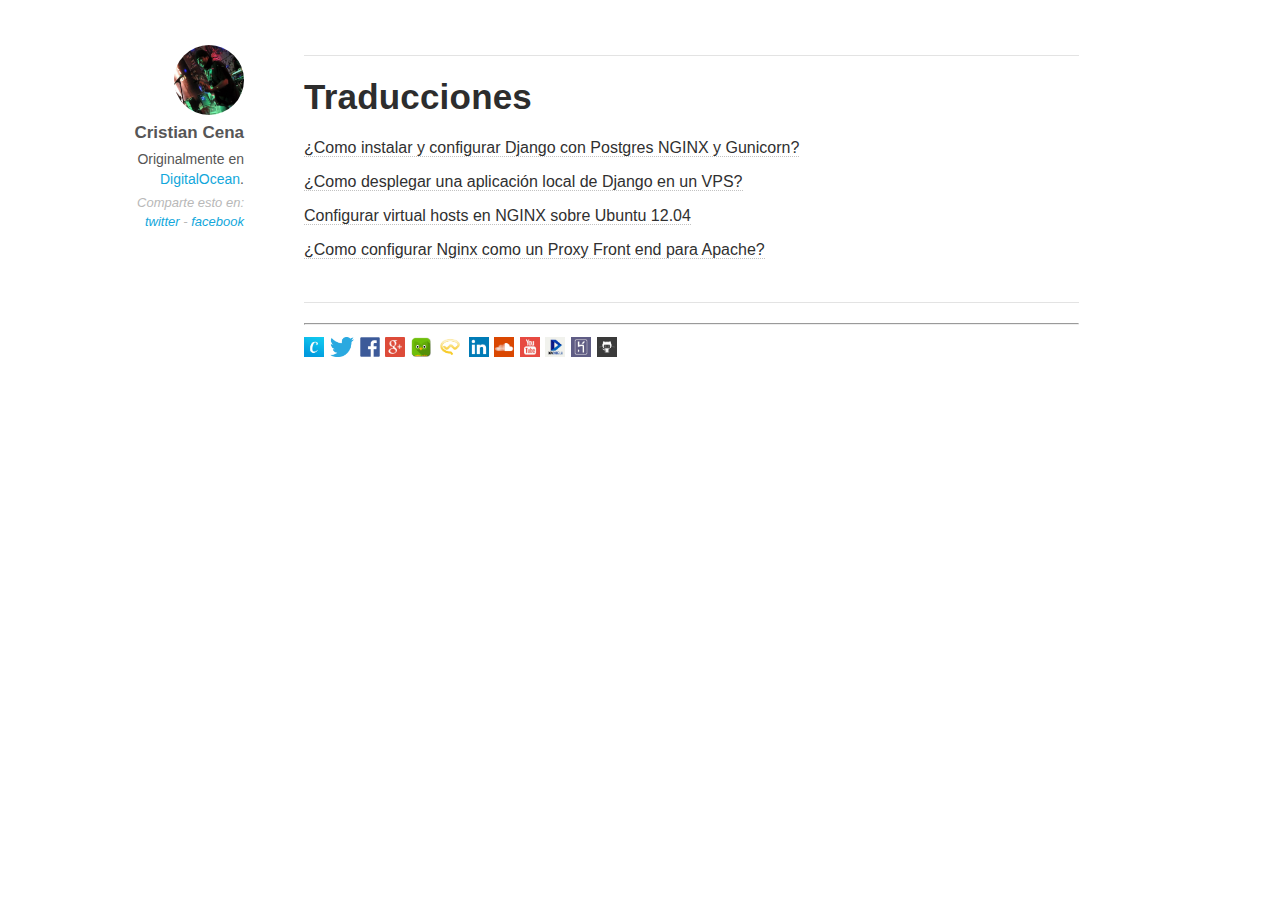
<file: index.html>
<!DOCTYPE html>
<html lang="en">
<head>
	<meta charset="UTF-8">
	<title>yeah baby</title>
	<style>
		a > img {
			height:20px;
		}
	</style>
    <link href="digitalocean.css" media="all" rel="stylesheet">
</head>
<body>
<div class="m-pikabu-viewport" style="width: auto;">
	<div class="m-pikabu-container">
	    <div class="wrapper tutorial-single">
		    <div class="section section-primary">
		    	<div class="sidebar main-sidebar" data-sticky-sidebar="" data-sticky-content=".section-content">
					<p class="sidebar-avatar">
						<a href="https://twitter.com/cristian_cena" target="_blank">
							<img src="img/avatar.jpeg" alt="" class="avatar avatar-large">
						</a>
					</p>
					<p class="sidebar-author">Cristian Cena</p>
					<p class="sidebar-date">
						Originalmente <!-- by <i>Etel Sverdlov</i> --> en <a href="https://www.digitalocean.com/?refcode=f46feae2da81" target="_blank">DigitalOcean</a>.
					</p>
					<p class="sidebar-date updated-at">Comparte esto en: <br>
						<a href="http://twitter.com/share?text=Lee los artículos de digitalOcean en español en &amp;url=http://chichango.com" target="_blank" title="Compartir en Twitter">
							twitter
						</a>
						<span> - </span>
						<a href="https://www.facebook.com/sharer/sharer.php?u=http://chichango.com" target="_blank" title="Compartir en Facebook">
							facebook
						</a>
					</p>
					
				
				</div>
				<div class="section-content content"> 
					<div class="related">
				   	 	<h1 class="content-title">Traducciones</h1>
					    <ul>
					        <li><a class="related-link" target="_blank" href="Como-instalar-y-configurar-Django-con-Postgres-NGINX-y-Gunicorn.html">¿Como instalar y configurar Django con Postgres NGINX y Gunicorn?</a></li>
					        <li><a class="related-link" target="_blank" href="como-desplegar-una-aplicacion-django-en-un-vps.html">¿Como desplegar una aplicación local de Django en un VPS?</a></li>
					        <li><a class="related-link" target="_blank" href="configurar-virtual-hosts-en-NGINX-sobre-Ubuntu-12.04.html">Configurar virtual hosts en NGINX sobre Ubuntu 12.04</a></li>
					        <li><a class="related-link" target="_blank" href="como-configurar-nginx-como-proxy-http-para-apache.html">¿Como configurar Nginx como un Proxy Front end para Apache?</a></li>
							<!--
					        <li><a class="related-link" target="_blank" href=""></a></li>
					        <li><a class="related-link" target="_blank" href=""></a></li>
					        -->
					    </ul>
				  	</div>
				  	<hr>
					<div id="places">
						<a class="" target="_blank" href="http://www.codecademy.com/cristian_cena"><img src="img/logo_sites/codecademy.jpg" title="codeacademy"></a>
						<a class="" target="_blank" href="https://twitter.com/cristian_cena"><img src="img/logo_sites/twitter.png" title="twitter"></a>
						<a class="" target="_blank" href="https://www.facebook.com/clcena"><img src="img/logo_sites/facebook.png" title="facebook"></a>
						<a class="" target="_blank" href="https://plus.google.com/111700964966744846228/posts/p/pub"><img src="img/logo_sites/google-plus.png" title="google plus"></a>
						<a class="" target="_blank" href="https://www.duolingo.com/cristian_cena"><img src="img/logo_sites/duolingo.png" title="duolingo"></a>
						<a class="" target="_blank" href="http://www.forosdelweb.com/miembros/cristian_cena/"><img src="img/logo_sites/fdw.png" title="forosdelweb"></a>
						<a class="" target="_blank" href="https://www.linkedin.com/profile/view?id=64076363"><img src="img/logo_sites/in.jpg" title="linkedin"></a>
						<a class="" target="_blank" href="https://soundcloud.com/cristian-cena-1"><img src="img/logo_sites/soundcloud.jpg" title="soundcloud"></a>
						<a class="" target="_blank" href="https://www.youtube.com/channel/UCCulZfU832RlJVGWer7RoYw"><img src="img/logo_sites/youtube.jpg" title="youtube"></a>
						<a class="" target="_blank" href="http://devcode.la/user/cristiancena/"><img src="img/logo_sites/devcodela.jpg" title="devcode.la"></a>
						<a class="" target="_blank" href="https://dashboard.heroku.com/account"><img src="img/logo_sites/heroku.jpg" title="heroku"></a>
						<a class="" target="_blank" href="https://github.com/cristiancena"><img src="img/logo_sites/github.jpg" title="github"></a>
					</div>
				</div>
			</div>
		</div>
	</div>

</div>				
</body>
</html>
</file>
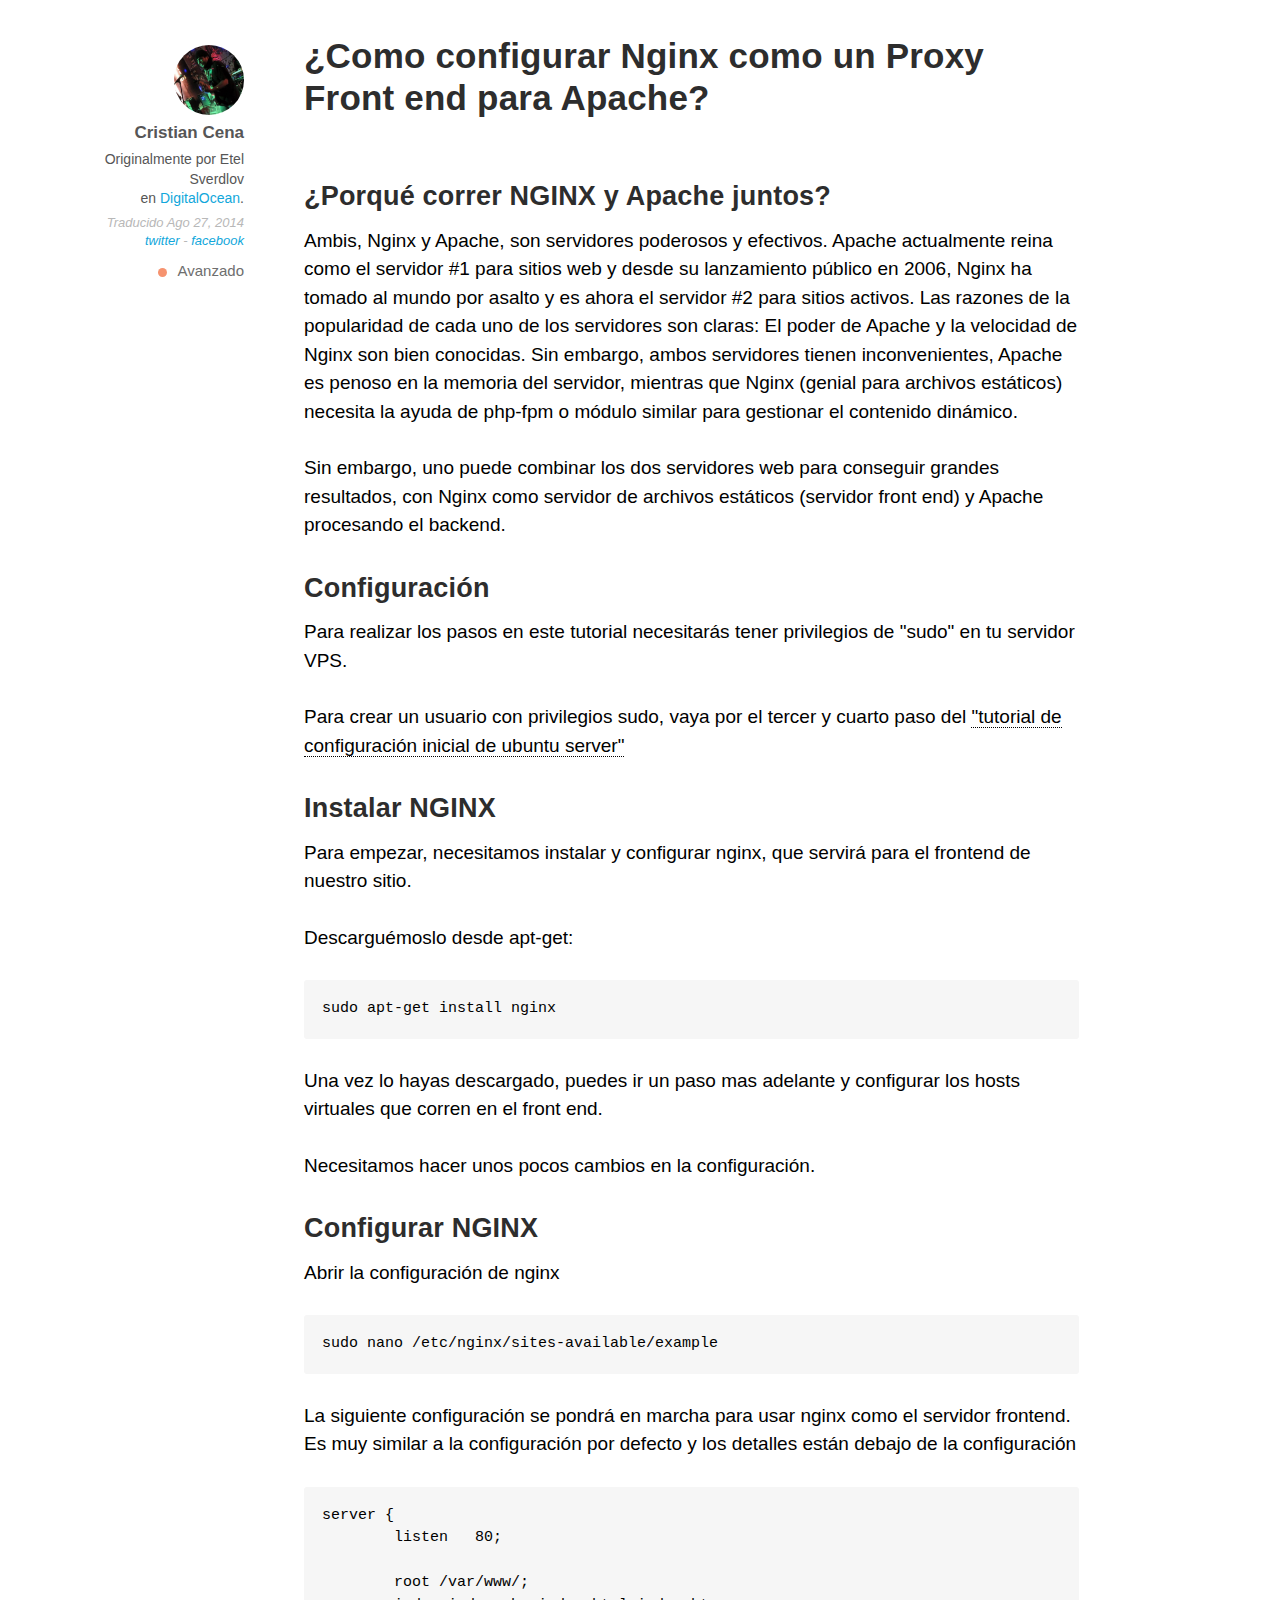
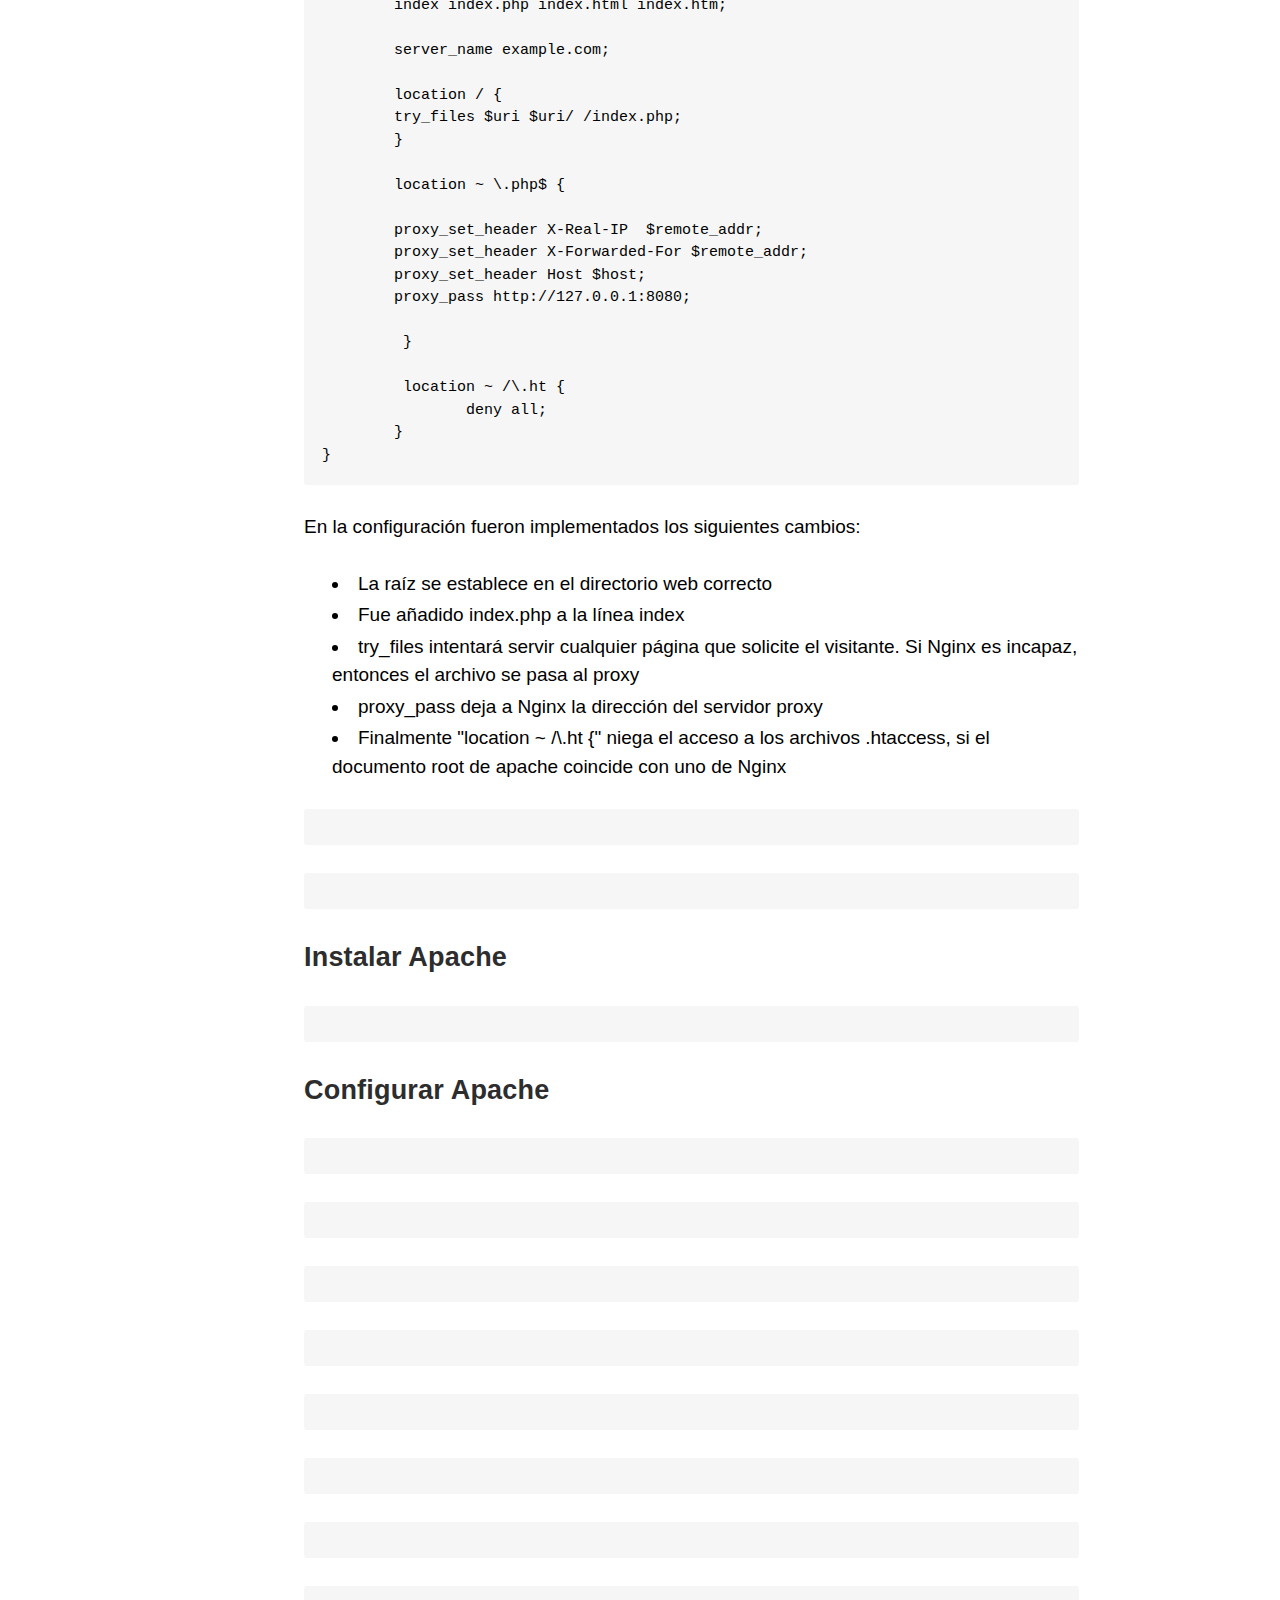
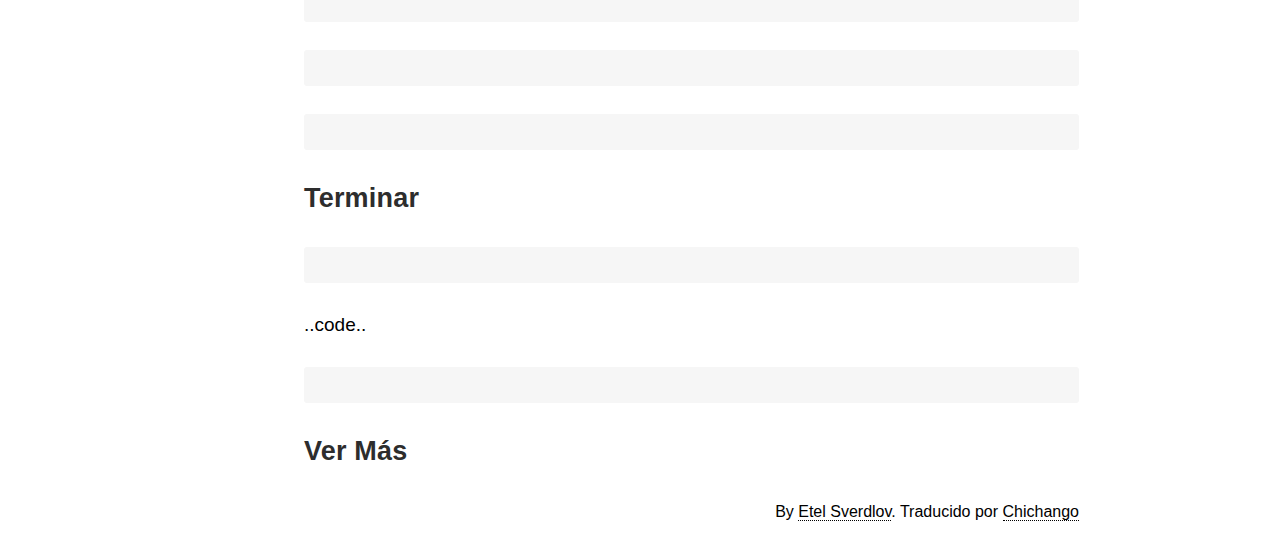
<file: como-configurar-nginx-como-proxy-http-para-apache.html>
<!DOCTYPE html>
<html>
<head>
	<meta http-equiv="Content-Type" content="text/html; charset=UTF-8">
    <title>¿Como configurar Nginx como un Proxy Front end para Apache?</title>
    <link href="digitalocean.css" media="all" rel="stylesheet">
</head>

<body>
	<div class="m-pikabu-viewport" style="width: auto;">
		<div class="m-pikabu-container">
		    <div class="wrapper tutorial-single">
			    <div class="section section-primary">
			    	<div class="sidebar main-sidebar" data-sticky-sidebar="" data-sticky-content=".section-content">
						<p class="sidebar-avatar">
							<a href="https://twitter.com/cristian_cena" target="_blank">
								<img src="img/avatar.jpeg" alt="" class="avatar avatar-large">
							</a>
						</p>
						<p class="sidebar-author">Cristian Cena</p>
						<p class="sidebar-date">
							Originalmente por Etel Sverdlov <br>en <a href="https://www.digitalocean.com/community/tutorials/how-to-configure-nginx-as-a-front-end-proxy-for-apache" target="_blank">DigitalOcean</a>.
						</p>
						<p class="sidebar-date updated-at">Traducido Ago 27, 2014 
							<a href="http://twitter.com/share?text=Algún texto&amp;url=http://chichango.com" target="_blank" title="Compartir en Twitter">
								twitter
							</a>
							<span> - </span>
							<a href="https://www.facebook.com/sharer/sharer.php?u=http://chichango.com" target="_blank" title="Compartir en Facebook">
								facebook
							</a>
						</p>
						<p class="sidebar-difficulty">
							<span class="difficulty-level Advanced">Avanzado</span>
						</p>			
					</div>
					<div class="section-content content">
					    <h1 class="content-title">¿Como configurar Nginx como un Proxy Front end para Apache?</h1>
					    <p>&nbsp;</p>
					    <div class="content-body tutorial-content">

<h2>¿Porqué correr NGINX y Apache juntos?</h2>
<p>Ambis, Nginx y Apache, son servidores poderosos y efectivos. Apache actualmente reina como el servidor #1 para sitios web y desde su lanzamiento público en 2006, Nginx ha tomado al mundo por asalto y es ahora el servidor #2 para sitios activos. Las razones de la popularidad de cada uno de los servidores son claras: El poder de Apache y la velocidad de Nginx son bien conocidas. Sin embargo, ambos servidores tienen inconvenientes, Apache es penoso en la memoria del servidor, mientras que Nginx (genial para archivos estáticos) necesita la ayuda de php-fpm o módulo similar para gestionar el contenido dinámico.</p>
<p>Sin embargo, uno puede combinar los dos servidores web para conseguir grandes resultados, con Nginx como servidor de archivos estáticos (servidor front end) y Apache procesando el backend.</p>

<h2>Configuración</h2>
<p>Para realizar los pasos en este tutorial necesitarás tener privilegios de "sudo" en tu servidor VPS.</p>
<p>Para crear un usuario con privilegios sudo, vaya por el tercer y cuarto paso del <a href="https://www.digitalocean.com/community/tutorials/initial-server-setup-with-ubuntu-12-04" target="_blank">"tutorial de configuración inicial de ubuntu server"</a></p>

<h2>Instalar NGINX</h2>
<p>Para empezar, necesitamos instalar y configurar nginx, que servirá para el frontend de nuestro sitio.</p>
<p>Descarguémoslo desde apt-get:</p>
<p><pre>sudo apt-get install nginx</pre></p>
<p>Una vez lo hayas descargado, puedes ir un paso mas adelante y configurar los hosts virtuales que corren en el front end.</p>
<p>Necesitamos hacer unos pocos cambios en la configuración.</p>

<h2>Configurar NGINX</h2>
<p>Abrir la configuración de nginx</p>
<p><pre>sudo nano /etc/nginx/sites-available/example</pre></p>
<p>La siguiente configuración se pondrá en marcha para usar nginx como el servidor frontend. Es muy similar a la configuración por defecto y los detalles están debajo de la configuración</p>
<pre>
server {
        listen   80; 

        root /var/www/; 
        index index.php index.html index.htm;

        server_name example.com; 

        location / {
        try_files $uri $uri/ /index.php;
        }

        location ~ \.php$ {
        
        proxy_set_header X-Real-IP  $remote_addr;
        proxy_set_header X-Forwarded-For $remote_addr;
        proxy_set_header Host $host;
        proxy_pass http://127.0.0.1:8080;

         }

         location ~ /\.ht {
                deny all;
        }
}
</pre>
<p>En la configuración fueron implementados los siguientes cambios:</p>
<ul>
	<li>La raíz se establece en el directorio web correcto</li>
	<li>Fue añadido index.php a la línea index</li>
	<li>try_files intentará servir cualquier página que solicite el visitante. Si Nginx es incapaz, entonces el archivo se pasa al proxy</li>
	<li>proxy_pass deja a Nginx la dirección del servidor proxy</li>
	<li>Finalmente "location ~ /\.ht {" niega el acceso a los archivos .htaccess, si el documento root de apache coincide con uno de Nginx</li>
</ul>
<p></p>
<p></p>
<p><pre></pre></p>
<p></p>
<p><pre></pre></p>
<p></p>

<h2>Instalar Apache</h2>
<p></p>
<p><pre></pre></p>
<p></p>


<h2>Configurar Apache</h2>
<p></p>
<p><pre></pre></p>
<p></p>
<p>
<pre></pre>
<pre></pre>
</p>
<p></p>
<p></p>
<p><pre></pre></p>
<p><pre></pre></p>
<p></p>
<p></p>
<p><pre></pre></p>	
<p></p>
<p><pre></pre></p>
<p></p>
<p><pre></pre></p>
<p></p>
<p><pre></pre></p>
<p><pre></pre></p>

<h2>Terminar</h2>
<p></p>
<p></p>
<p></p>
<p><pre></pre></p>
<p></p>
..code..
<p></p>
<p></p>
<p></p>
<p><pre></pre></p>

<h2>Ver Más</h2>
<p></p>
		
							<div class="author">By <a href="https://twitter.com/etelsverdlov" target="_blank">Etel Sverdlov</a>. Traducido por 
								<a href="https://twitter.com/cristian_cena" target="_blank">Chichango</a>
							</div>
							<p>&nbsp;</p>
					    </div>
					</div>
				</div>
			</div>
		</div>
	</div>
</body>
</html>
</file>
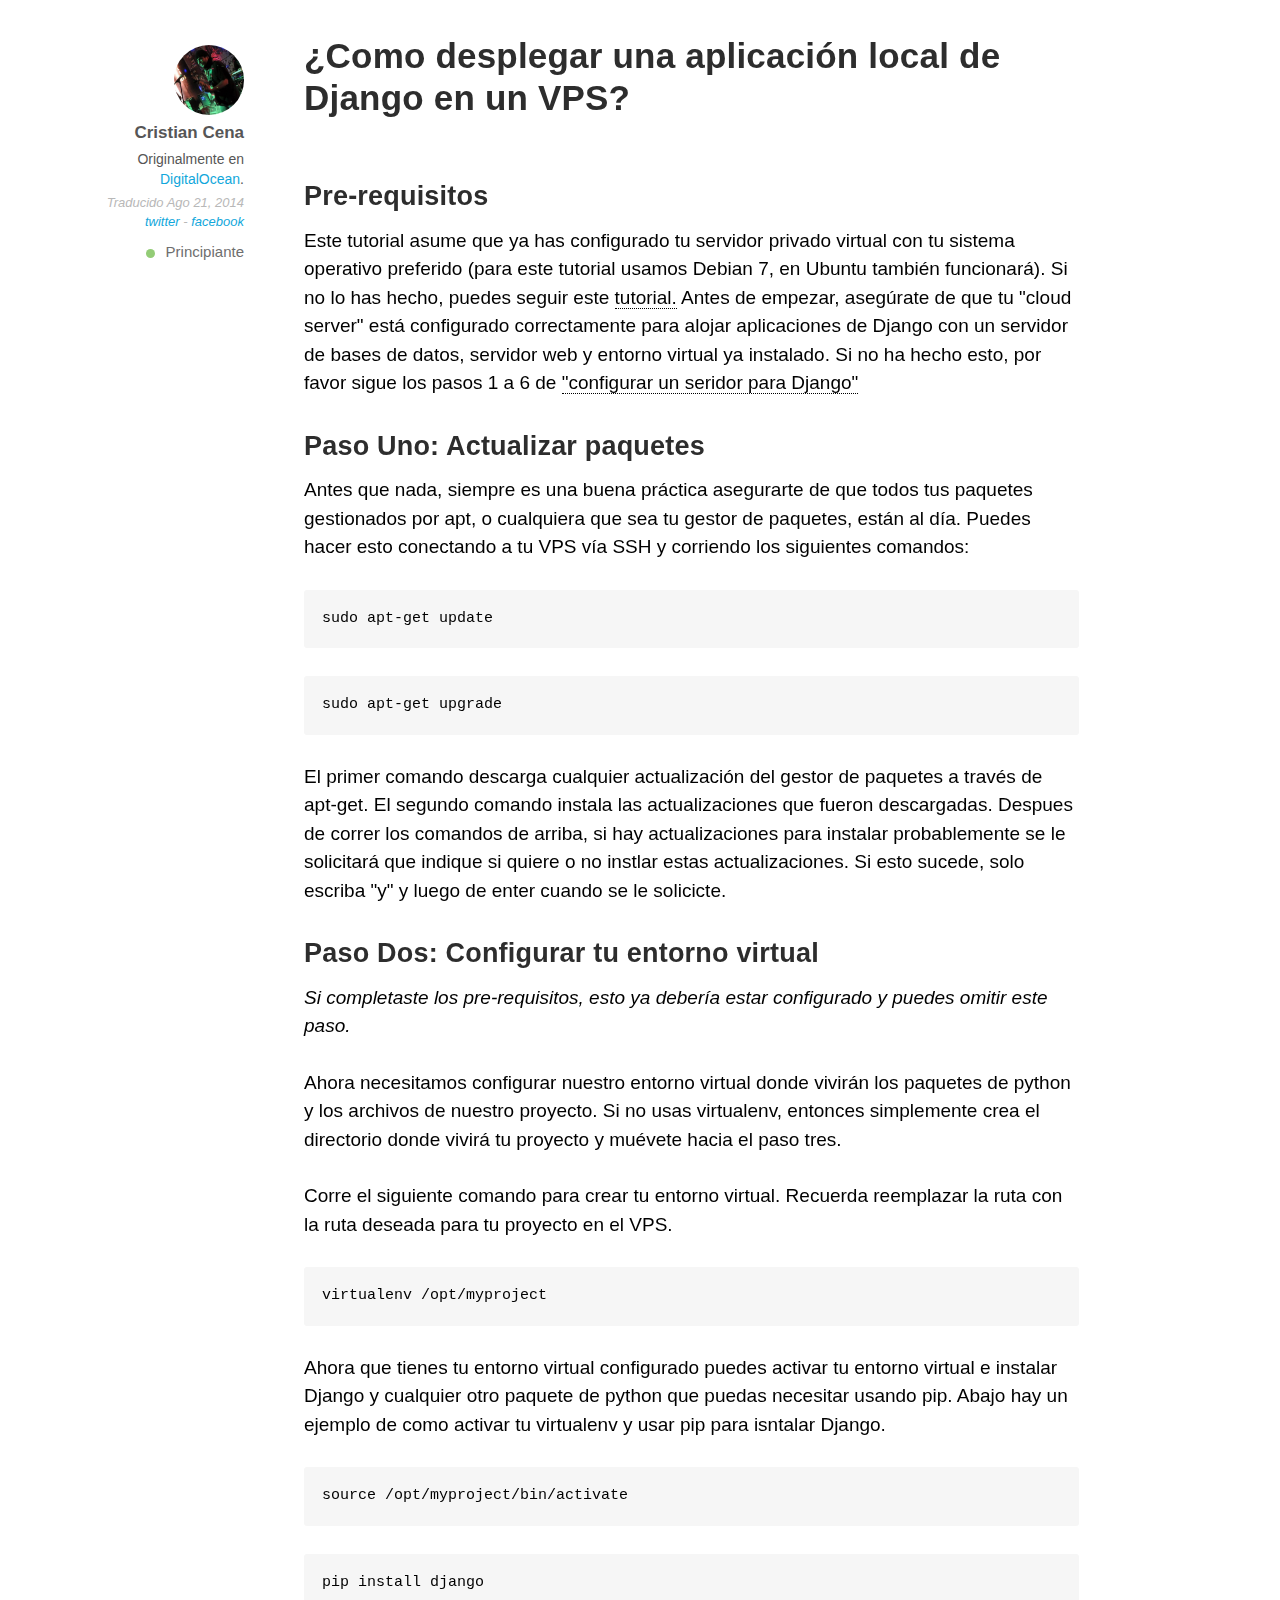
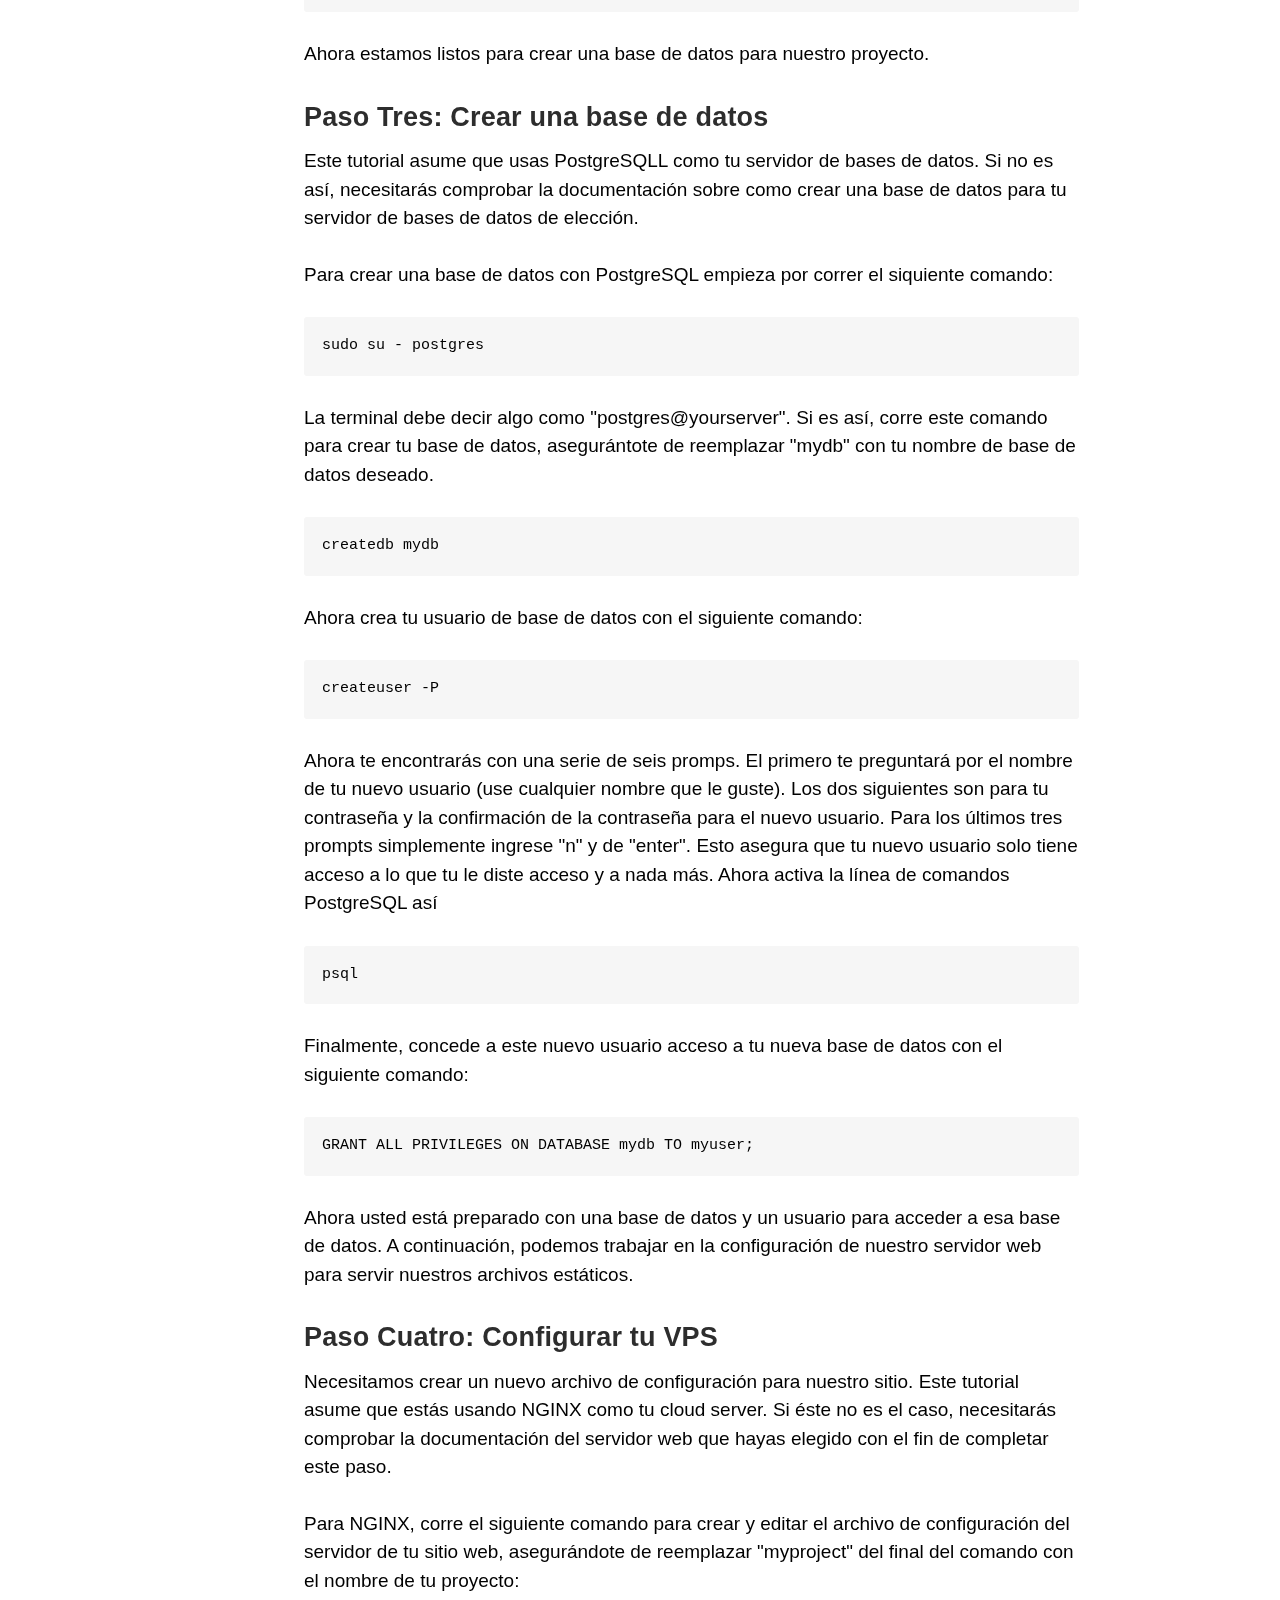
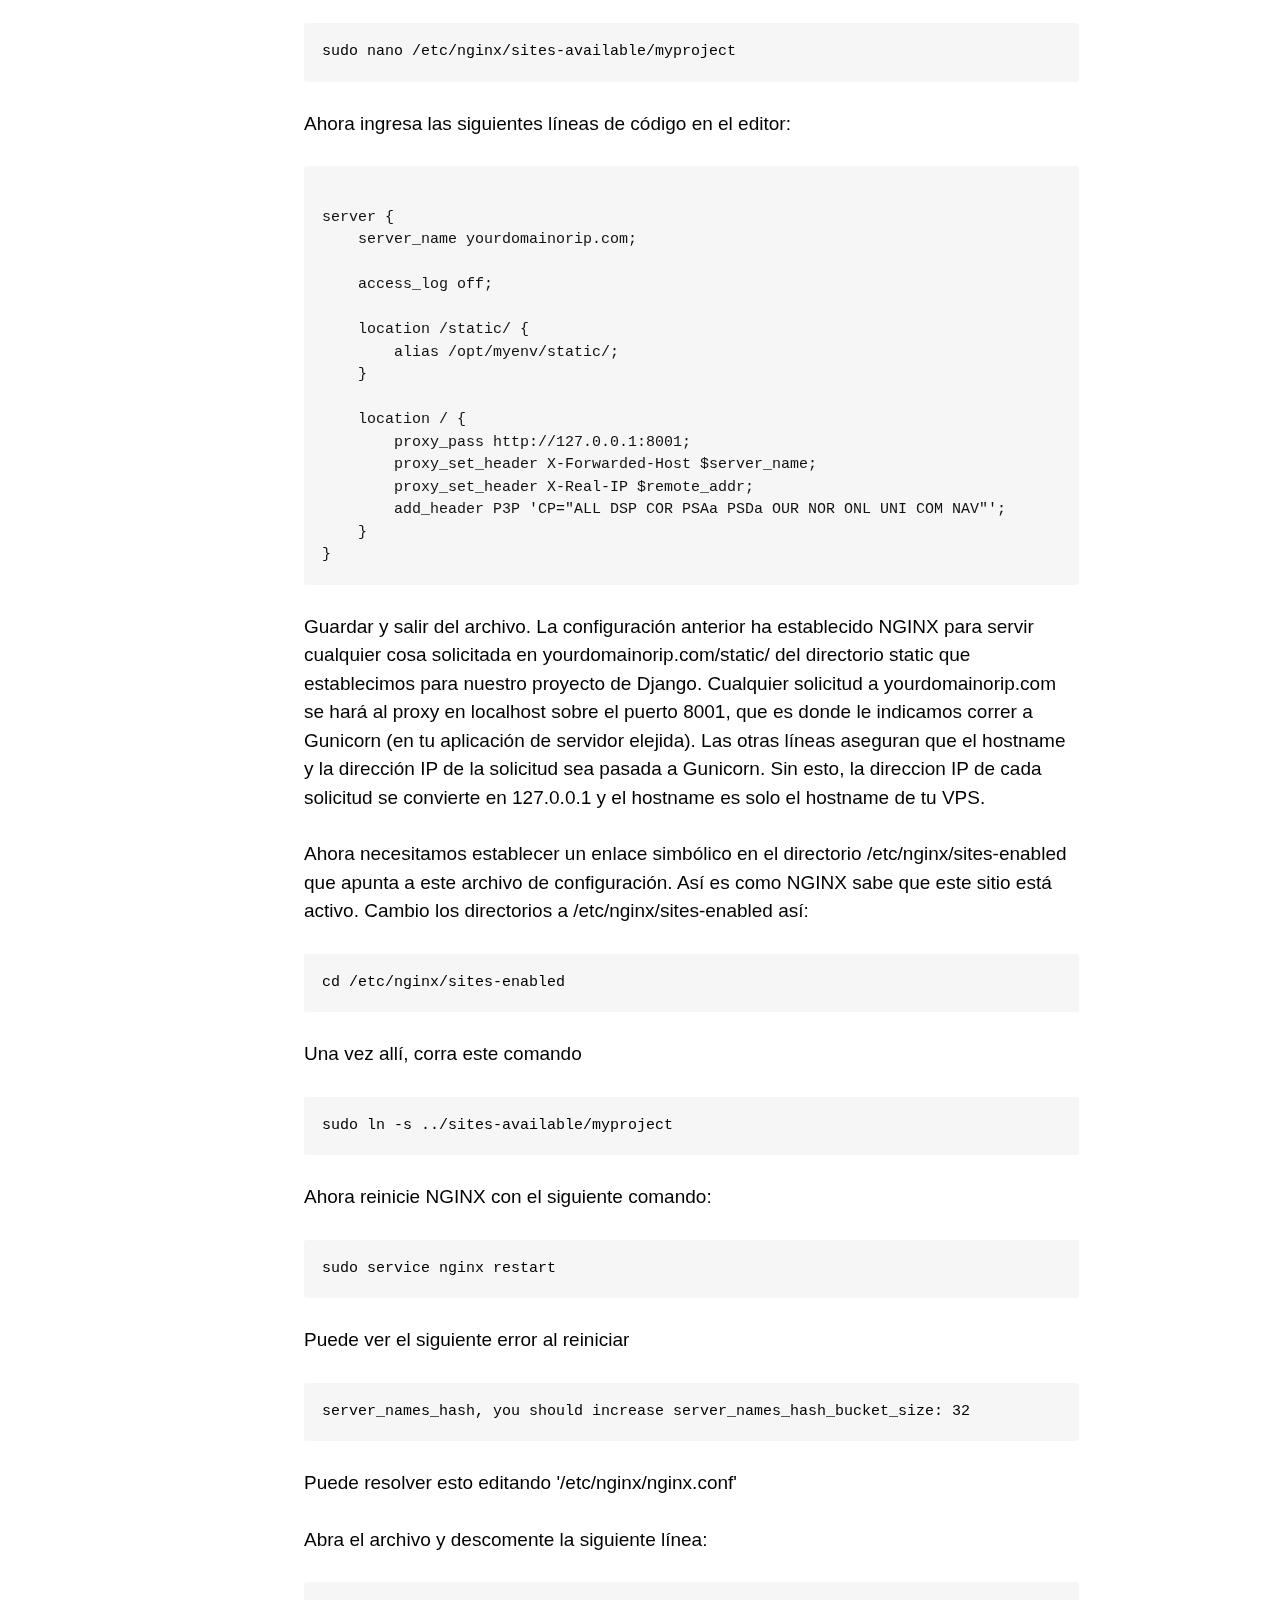
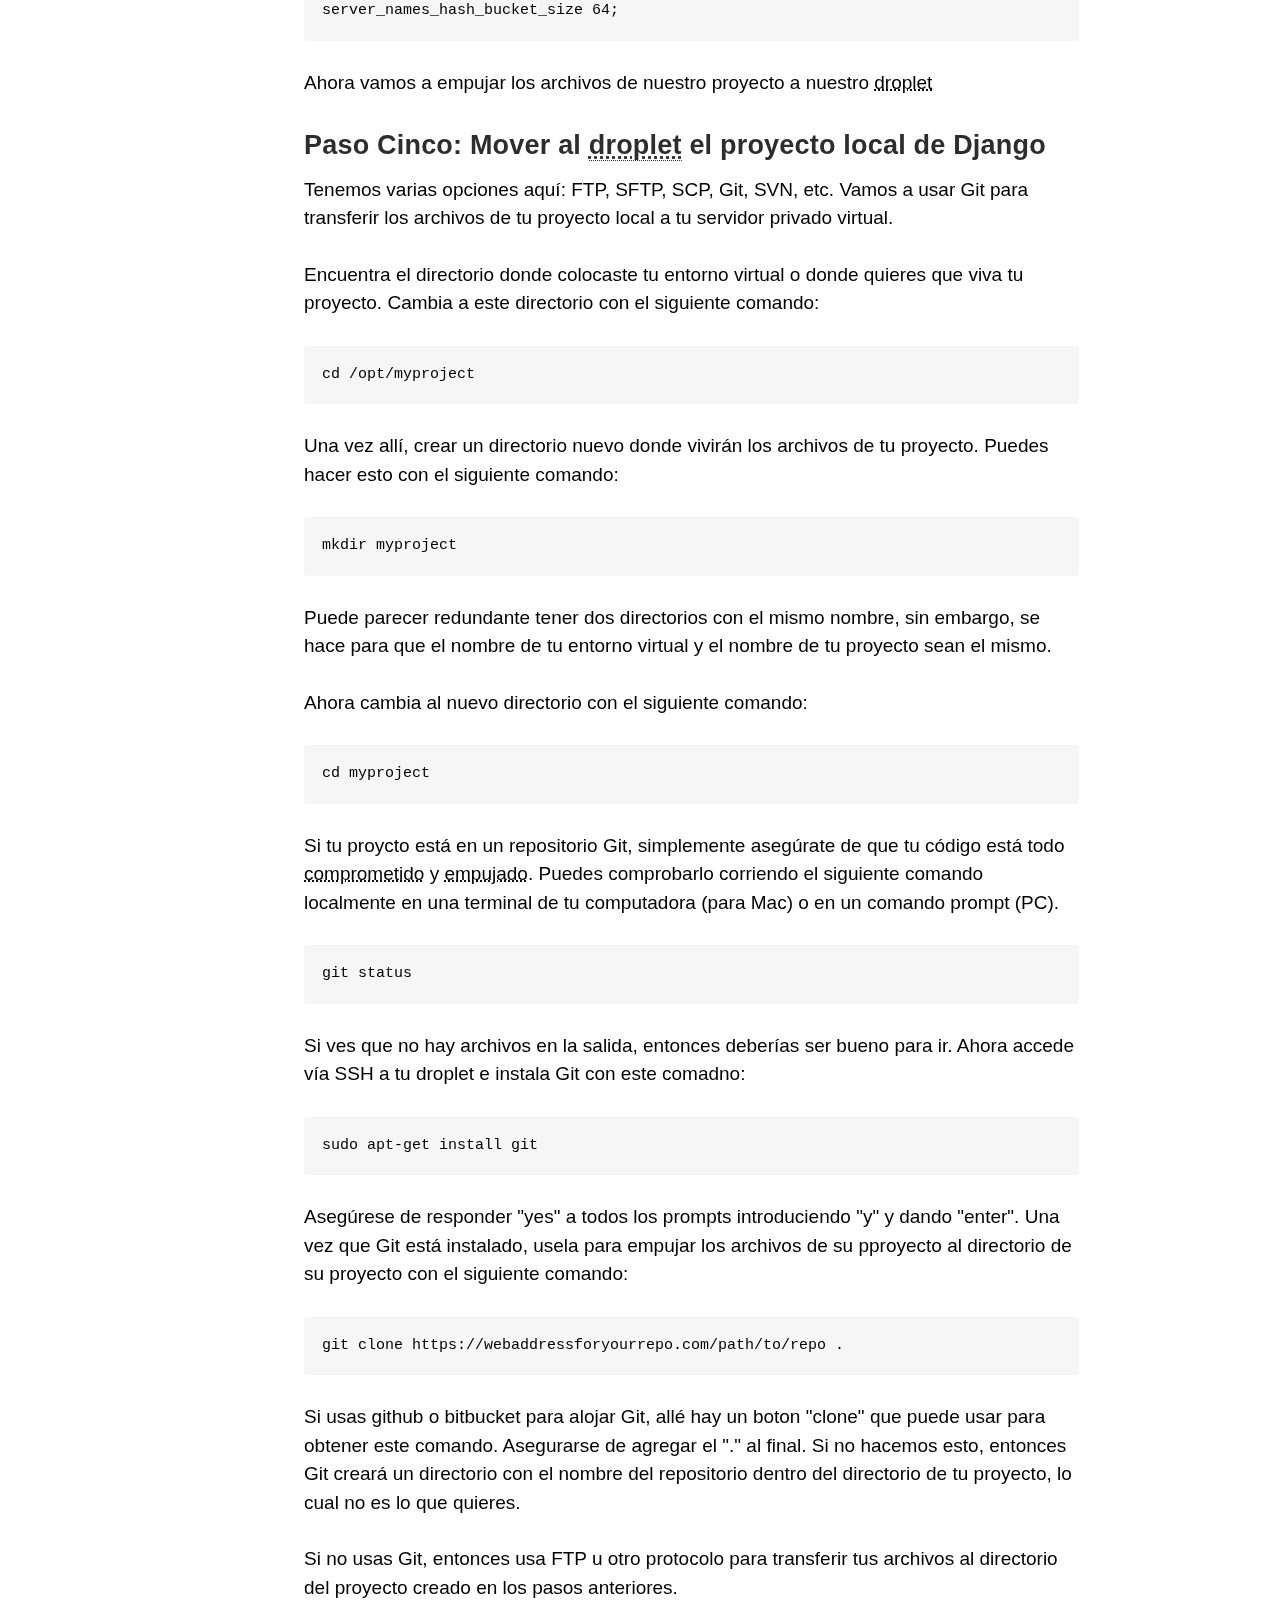
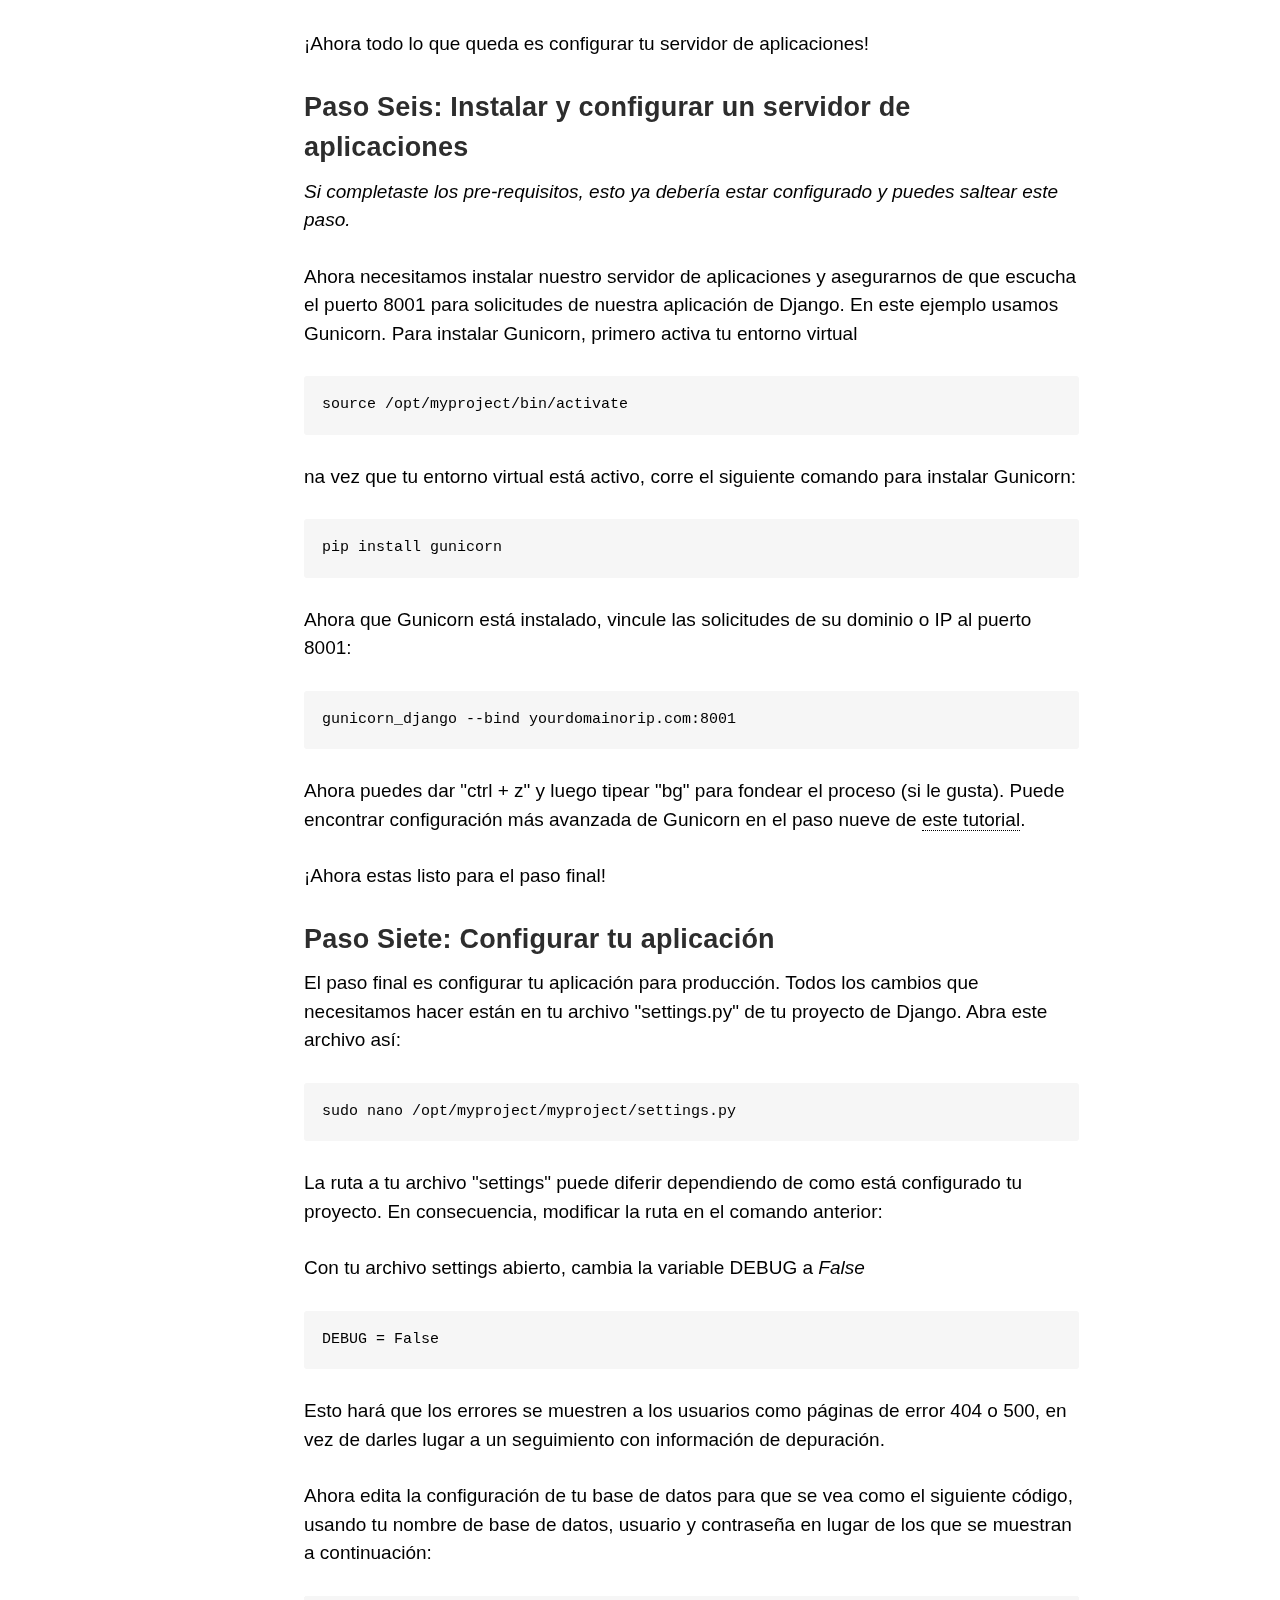
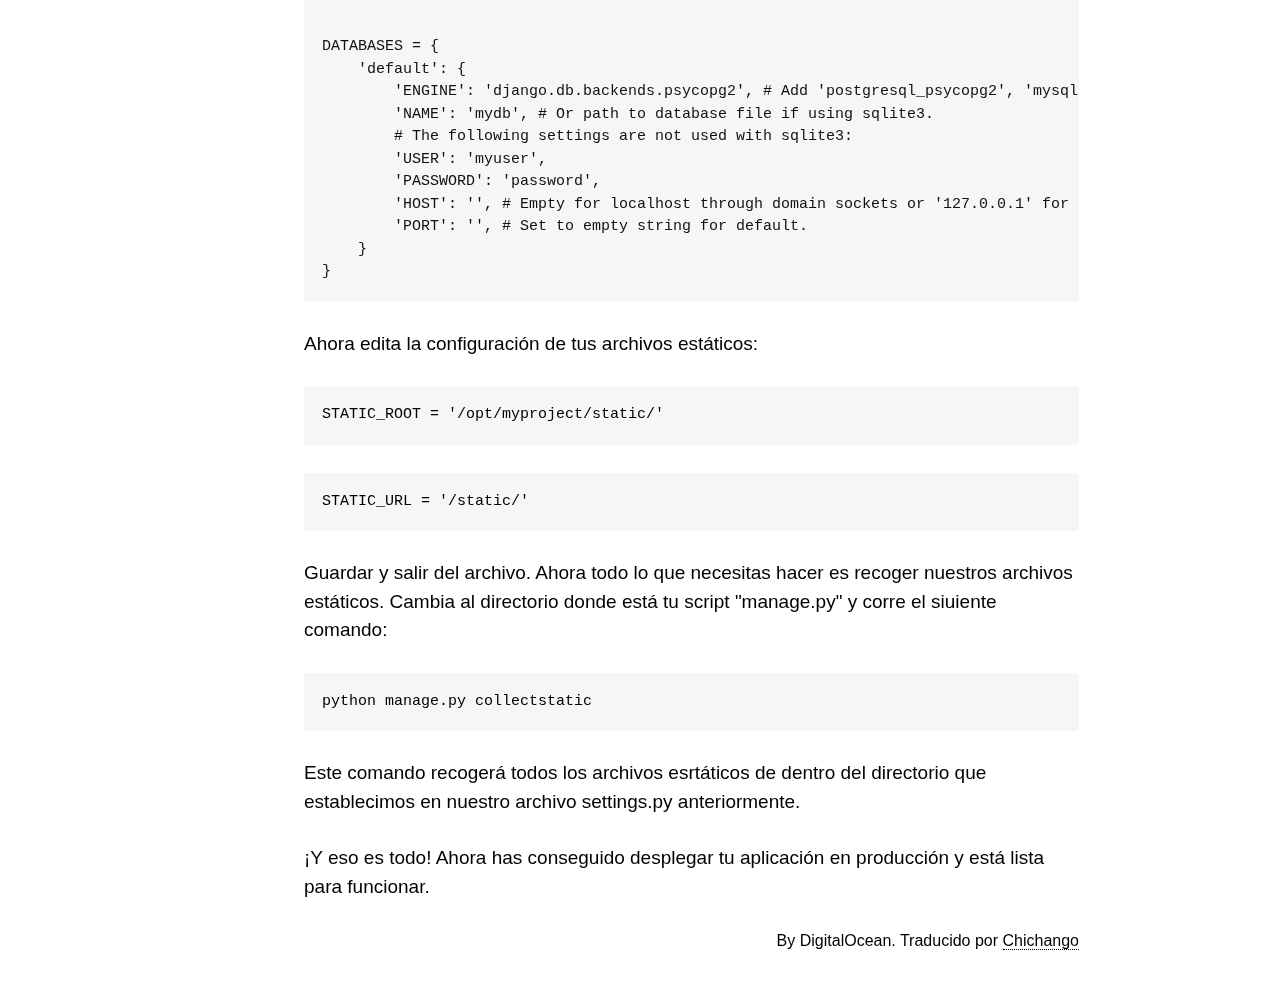
<file: como-desplegar-una-aplicacion-django-en-un-vps.html>
<!DOCTYPE html>
<html>
<head>
	<meta http-equiv="Content-Type" content="text/html; charset=UTF-8">
    <title>¿Como desplegar una aplicación local de Django en un VPS?</title>
    <link href="digitalocean.css" media="all" rel="stylesheet">
</head>

<body>
	<div class="m-pikabu-viewport" style="width: auto;">
		<div class="m-pikabu-container">
		    <div class="wrapper tutorial-single">
			    <div class="section section-primary">
			    	<div class="sidebar main-sidebar" data-sticky-sidebar="" data-sticky-content=".section-content">
						<p class="sidebar-avatar">
							<a href="https://twitter.com/cristian_cena" target="_blank">
								<img src="img/avatar.jpeg" alt="" class="avatar avatar-large">
							</a>
						</p>
						<p class="sidebar-author">Cristian Cena</p>
						<p class="sidebar-date">
							Originalmente en <a href="https://www.digitalocean.com/community/tutorials/how-to-deploy-a-local-django-app-to-a-vps" target="_blank">DigitalOcean</a>.
						</p>
						<p class="sidebar-date updated-at">Traducido Ago 21, 2014 
							<a href="http://twitter.com/share?text=Algún texto&amp;url=http://chichango.com" target="_blank" title="Compartir en Twitter">
								twitter
							</a>
							<span> - </span>
							<a href="https://www.facebook.com/sharer/sharer.php?u=http://chichango.com" target="_blank" title="Compartir en Facebook">
								facebook
							</a>
						</p>
						<p class="sidebar-difficulty">
							<span class="difficulty-level Beginner">Principiante</span>
						</p>			
					</div>
					<div class="section-content content">
					    <h1 class="content-title">¿Como desplegar una aplicación local de Django en un VPS?</h1>
					    <p>&nbsp;</p>
					    <div class="content-body tutorial-content">
					        <h2>Pre-requisitos</h2>

							<p>Este tutorial asume que ya has configurado tu servidor privado virtual con tu sistema operativo preferido (para este tutorial usamos Debian 7, en Ubuntu también funcionará). Si no lo has hecho, puedes seguir este <a href="https://www.digitalocean.com/community/tutorials/how-to-create-your-first-digitalocean-droplet-virtual-server" target="_blank">tutorial.</a> Antes de empezar, asegúrate de que tu "cloud server" está configurado correctamente para alojar aplicaciones de Django con un servidor de bases de datos, servidor web y entorno virtual ya instalado. Si no ha hecho esto, por favor sigue los pasos 1 a 6 de <a href="Como-instalar-y-configurar-Django-con-Postgres-NGINX-y-Gunicorn.html" target ="_blank">"configurar un seridor para Django"</a></p> 
							
							<h2>Paso Uno: Actualizar paquetes</h2>
							<p>Antes que nada, siempre es una buena práctica asegurarte de que todos tus paquetes gestionados por apt, o cualquiera que sea tu gestor de paquetes, están al día. Puedes hacer esto conectando a tu VPS vía SSH y corriendo los siguientes comandos:</p>
							<p><pre>sudo apt-get update</pre></p>
							<p><pre>sudo apt-get upgrade</pre></p>
							<p>El primer comando descarga cualquier actualización del gestor de paquetes a través de apt-get. El segundo comando instala las actualizaciones que fueron descargadas. Despues de correr los comandos de arriba, si hay actualizaciones para instalar probablemente se le solicitará que indique si quiere o no instlar estas actualizaciones. Si esto sucede, solo escriba "y" y luego de enter cuando se le solicicte.</p>

							<h2>Paso Dos: Configurar tu entorno virtual</h2>
							<p><em>Si completaste los pre-requisitos, esto ya debería estar configurado y puedes omitir este paso.</em></p>
							<p>Ahora necesitamos configurar nuestro entorno virtual donde vivirán los paquetes de python y los archivos de nuestro proyecto. Si no usas virtualenv, entonces simplemente crea el directorio donde vivirá tu proyecto y muévete hacia el paso tres. </p>
							<p>Corre el siguiente comando para crear tu entorno virtual. Recuerda reemplazar la ruta con la ruta deseada para tu proyecto en el VPS.</p>
							<p><pre>virtualenv /opt/myproject</pre></p>
							<p>Ahora que tienes tu entorno virtual configurado puedes activar tu entorno virtual e instalar Django y cualquier otro paquete de python que puedas necesitar usando pip. Abajo hay un ejemplo de como activar tu virtualenv y usar pip para isntalar Django.</p>
							<p><pre>source /opt/myproject/bin/activate</pre></p>
							<p><pre>pip install django</pre></p>
							<p>Ahora estamos listos para crear una base de datos para nuestro proyecto.</p>

							<h2>Paso Tres: Crear una base de datos</h2>
							<p>Este tutorial asume que usas PostgreSQLL como tu servidor de bases de datos. Si no es así, necesitarás comprobar la documentación sobre como crear una base de datos para tu servidor de bases de datos de elección.</p>
							<p>Para crear una base de datos con PostgreSQL empieza por correr el siquiente comando:</p>
							<pre>sudo su - postgres</pre>
							<p>La terminal debe decir algo como "postgres@yourserver". Si es así, corre este comando para crear tu base de datos, asegurántote de reemplazar "mydb" con tu nombre de base de datos deseado.</p>
							<p><pre>createdb mydb</pre></p>
							<p>Ahora crea tu usuario de base de datos con el siguiente comando:</p>
							<p><pre>createuser -P</pre></p>
							<p>Ahora te encontrarás con una serie de seis promps. El primero te preguntará por el nombre de tu nuevo usuario (use cualquier nombre que le guste). Los dos siguientes son para tu contraseña y la confirmación de la contraseña para el nuevo usuario. Para los últimos tres prompts simplemente ingrese "n" y de "enter". Esto asegura que tu nuevo usuario solo tiene acceso a lo que tu le diste acceso y a nada más. Ahora activa la línea de comandos PostgreSQL así</p>
							<p><pre>psql</pre></p>
							<p>Finalmente, concede a este nuevo usuario acceso a tu nueva base de datos con el siguiente comando:</p>
							<p><pre>GRANT ALL PRIVILEGES ON DATABASE mydb TO myuser;</pre></p>
							<p>Ahora usted está preparado con una base de datos y un usuario para acceder a esa base de datos. A continuación, podemos trabajar en la configuración de nuestro servidor web para servir nuestros archivos estáticos.</p>

							<h2>Paso Cuatro: Configurar tu VPS</h2>
							<p>Necesitamos crear un nuevo archivo de configuración para nuestro sitio. Este tutorial asume que estás usando NGINX como tu cloud server. Si éste no es el caso, necesitarás comprobar la documentación del servidor web que hayas elegido con el fin de completar este paso.</p>
							<p>Para NGINX, corre el siguiente comando para crear y editar el archivo de configuración del servidor de tu sitio web, asegurándote de reemplazar "myproject" del final del comando con el nombre de tu proyecto:</p>
							<p><pre>sudo nano /etc/nginx/sites-available/myproject</pre></p>
							<p>Ahora ingresa las siguientes líneas de código en el editor:</p>
<pre><code>
server {
    server_name yourdomainorip.com;

    access_log off;

    location /static/ {
        alias /opt/myenv/static/;
    }

    location / {
        proxy_pass http://127.0.0.1:8001;
        proxy_set_header X-Forwarded-Host $server_name;
        proxy_set_header X-Real-IP $remote_addr;
        add_header P3P 'CP="ALL DSP COR PSAa PSDa OUR NOR ONL UNI COM NAV"';
    }
}
</code></pre>							
							<p>Guardar y salir del archivo. La configuración anterior ha establecido NGINX para servir cualquier cosa solicitada en yourdomainorip.com/static/ del directorio static que establecimos para nuestro proyecto de Django. Cualquier solicitud a yourdomainorip.com se hará al proxy en localhost sobre el puerto 8001, que es donde le indicamos correr a Gunicorn (en tu aplicación de servidor elejida). Las otras líneas aseguran que el hostname y la dirección IP de la solicitud sea pasada a Gunicorn. Sin esto, la direccion IP de cada solicitud se convierte en 127.0.0.1 y el hostname es solo el hostname de tu VPS.</p>
							<p>Ahora necesitamos establecer un enlace simbólico en el directorio /etc/nginx/sites-enabled que apunta a este archivo de configuración. Así es como NGINX sabe que este sitio está activo. Cambio los directorios a /etc/nginx/sites-enabled así:</p>
							<p><pre>cd /etc/nginx/sites-enabled</pre></p>
							<p>Una vez allí, corra este comando</p>
							<p><pre>sudo ln -s ../sites-available/myproject</pre></p>
							<p>Ahora reinicie NGINX con el siguiente comando:</p>
							<p><pre>sudo service nginx restart</pre></p>
							<p>Puede ver el siguiente error al reiniciar</p>
							<p><pre>server_names_hash, you should increase server_names_hash_bucket_size: 32</pre></p>
							<p>Puede resolver esto editando '/etc/nginx/nginx.conf'</p>
							<p>Abra el archivo y descomente la siguiente línea:</p>
							<p><pre>server_names_hash_bucket_size 64;</pre></p>
							<p>Ahora vamos a empujar los archivos de nuestro proyecto a nuestro <acronym title="maquina virtual">droplet</acronym></p>

							<h2>Paso Cinco: Mover al <abbr title="máquina virtual">droplet</abbr> el proyecto local de Django</h2>
							<p>Tenemos varias opciones aquí: FTP, SFTP, SCP, Git, SVN, etc. Vamos a usar Git para transferir los archivos de tu proyecto local a tu servidor privado virtual. </p>
							<p>Encuentra el directorio donde colocaste tu entorno virtual o donde quieres que viva tu proyecto. Cambia a este directorio con el siguiente comando:</p>
							<p><pre>cd /opt/myproject</pre></p>
							<p>Una vez allí, crear un directorio nuevo donde vivirán los archivos de tu proyecto. Puedes hacer esto con el siguiente comando:</p>
							<p><pre>mkdir myproject</pre></p>
							<p>Puede parecer redundante tener dos directorios con el mismo nombre, sin embargo, se hace para que el nombre de tu entorno virtual y el nombre de tu proyecto sean el mismo.</p>
							<p>Ahora cambia al nuevo directorio con el siguiente comando:</p>
							<p><pre>cd myproject</pre></p>
							<p>Si tu proycto está en un repositorio Git, simplemente asegúrate de que tu código está todo <acronym title="commited">comprometido</acronym> y <acronym title="pushed">empujado</acronym>. Puedes comprobarlo corriendo el siguiente comando localmente en una terminal de tu computadora (para Mac) o en un comando prompt (PC).</p>
							<p><pre>git status</pre></p>
							<p>Si ves que no hay archivos en la salida, entonces deberías ser bueno para ir. Ahora accede vía SSH a tu droplet e instala Git con este comadno:</p>
							<p><pre>sudo apt-get install git</pre></p>
							<p>Asegúrese de responder "yes" a todos los prompts introduciendo "y" y dando "enter". Una vez que Git está instalado, usela para empujar los archivos de su pproyecto al directorio de su proyecto con el siguiente comando:</p>				
							<p><pre>git clone https://webaddressforyourrepo.com/path/to/repo .</pre></p>
							<p>Si usas github o bitbucket para alojar Git, allé hay un boton "clone" que puede usar para obtener este comando. Asegurarse de agregar el "." al final. Si no hacemos esto, entonces Git creará un directorio con el nombre del repositorio dentro del directorio de tu proyecto, lo cual no es lo que quieres.</p>
							<p>Si no usas Git, entonces usa FTP u otro protocolo para transferir tus archivos al directorio del proyecto creado en los pasos anteriores.</p>
							<p>¡Ahora todo lo que queda es configurar tu servidor de aplicaciones!</p>

							<h2>Paso Seis: Instalar y configurar un servidor de aplicaciones</h2>
							<p><em>Si completaste los pre-requisitos, esto ya debería estar configurado y puedes saltear este paso.</em></p>
							<p>Ahora necesitamos instalar nuestro servidor de aplicaciones y asegurarnos de que escucha el puerto 8001 para solicitudes de nuestra aplicación de Django. En este ejemplo usamos Gunicorn. Para instalar Gunicorn, primero activa tu entorno virtual</p>
							<p><pre>source /opt/myproject/bin/activate</pre></p>
							<p>na vez que tu entorno virtual está activo, corre el siguiente comando para instalar Gunicorn:</p>
							<p><pre>pip install gunicorn</pre></p>
							<p>Ahora que Gunicorn está instalado, vincule las solicitudes de su dominio o IP al puerto 8001:</p>
							<p><pre>gunicorn_django --bind yourdomainorip.com:8001</pre></p>
							<p>Ahora puedes dar "ctrl + z" y luego tipear "bg" para fondear el proceso (si le gusta). Puede encontrar configuración más avanzada de Gunicorn en el paso nueve de <a href="https://www.digitalocean.com/community/tutorials/how-to-install-and-configure-django-with-postgres-nginx-and-gunicorn" target="_blank">este tutorial</a>.</p>
							<p>¡Ahora estas listo para el paso final!</p>


							<h2>Paso Siete: Configurar tu aplicación</h2>
							<p>El paso final es configurar tu aplicación para producción. Todos los cambios que necesitamos hacer están en tu archivo "settings.py" de tu proyecto de Django. Abra este archivo así:</p>
							<p><pre>sudo nano /opt/myproject/myproject/settings.py</pre></p>
							<p>La ruta a tu archivo "settings" puede diferir dependiendo de como está configurado tu proyecto. En consecuencia, modificar la ruta en el comando anterior:</p>
							<p>Con tu archivo settings abierto, cambia la variable DEBUG a <em>False</em></p>
							<p><pre>DEBUG = False</pre></p>
							<p>Esto hará que los errores se muestren a los usuarios como páginas de error 404 o 500, en vez de darles lugar a un seguimiento con información de depuración.</p>
							<p>Ahora edita la configuración de tu base de datos para que se vea como el siguiente código, usando tu nombre de base de datos, usuario y contraseña en lugar de los que se muestran a continuación:</p>
<pre><code>
DATABASES = {
    'default': {
        'ENGINE': 'django.db.backends.psycopg2', # Add 'postgresql_psycopg2', 'mysql', 'sqlite3' or 'oracle'.
        'NAME': 'mydb', # Or path to database file if using sqlite3.
        # The following settings are not used with sqlite3:
        'USER': 'myuser',
        'PASSWORD': 'password',
        'HOST': '', # Empty for localhost through domain sockets or '127.0.0.1' for localhost through TCP.
        'PORT': '', # Set to empty string for default.
    }
}
</code></pre>
							<p>Ahora edita la configuración de tus archivos estáticos:</p>
							<p><pre>STATIC_ROOT = '/opt/myproject/static/'</pre></p>
							<p><pre>STATIC_URL = '/static/'</pre></p>
							<p>Guardar y salir del archivo. Ahora todo lo que necesitas hacer es recoger nuestros archivos estáticos. Cambia al directorio donde está tu script "manage.py" y corre el siuiente comando:</p>
							<p><pre>python manage.py collectstatic</pre></p>
							<p>Este comando recogerá todos los archivos esrtáticos de dentro del directorio que establecimos en nuestro archivo settings.py anteriormente.</p>
							<p>¡Y eso es todo! Ahora has conseguido desplegar tu aplicación en producción y está lista para funcionar.</p>


							<div class="author">By DigitalOcean. Traducido por 
								<a href="https://twitter.com/cristian_cena" target="_blank">Chichango</a>
							</div>
							<p>&nbsp;</p>
					    </div>
					</div>
				</div>
			</div>
		</div>
	</div>
</body>
</html>
</file>
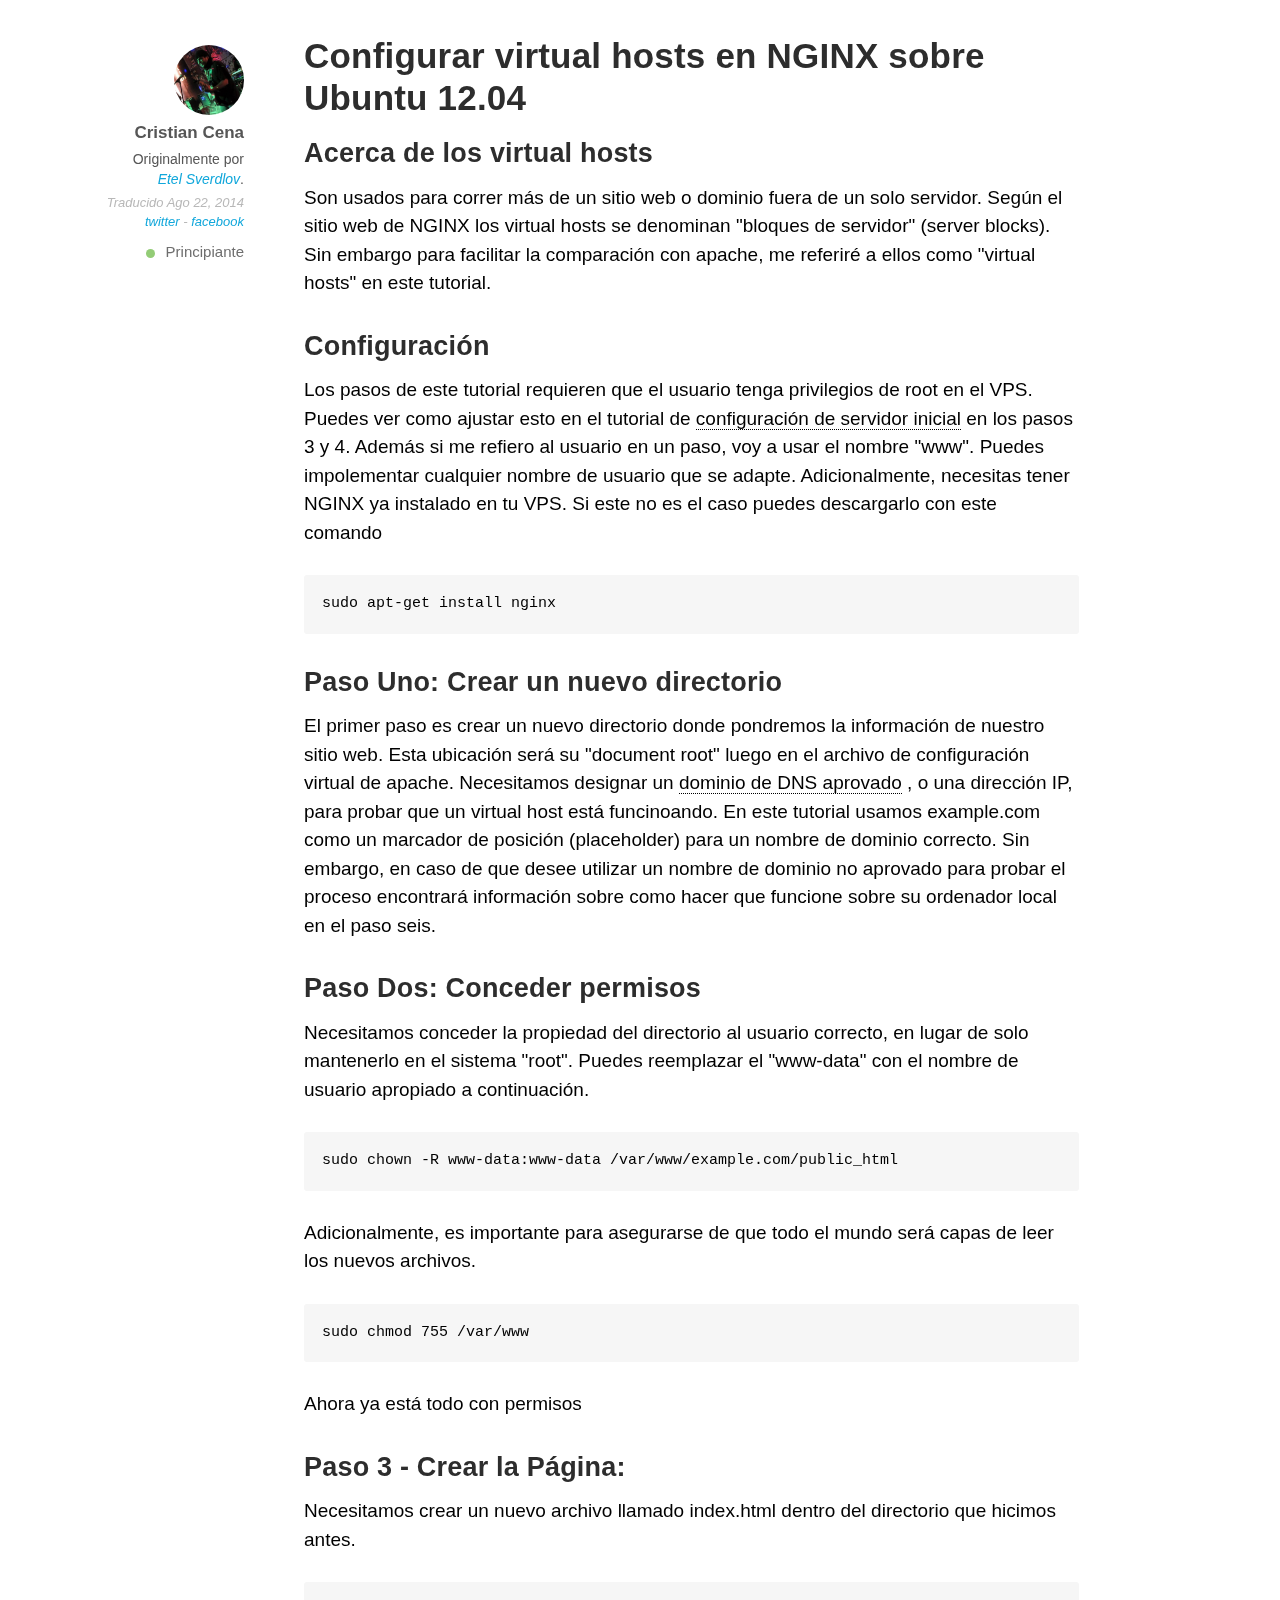
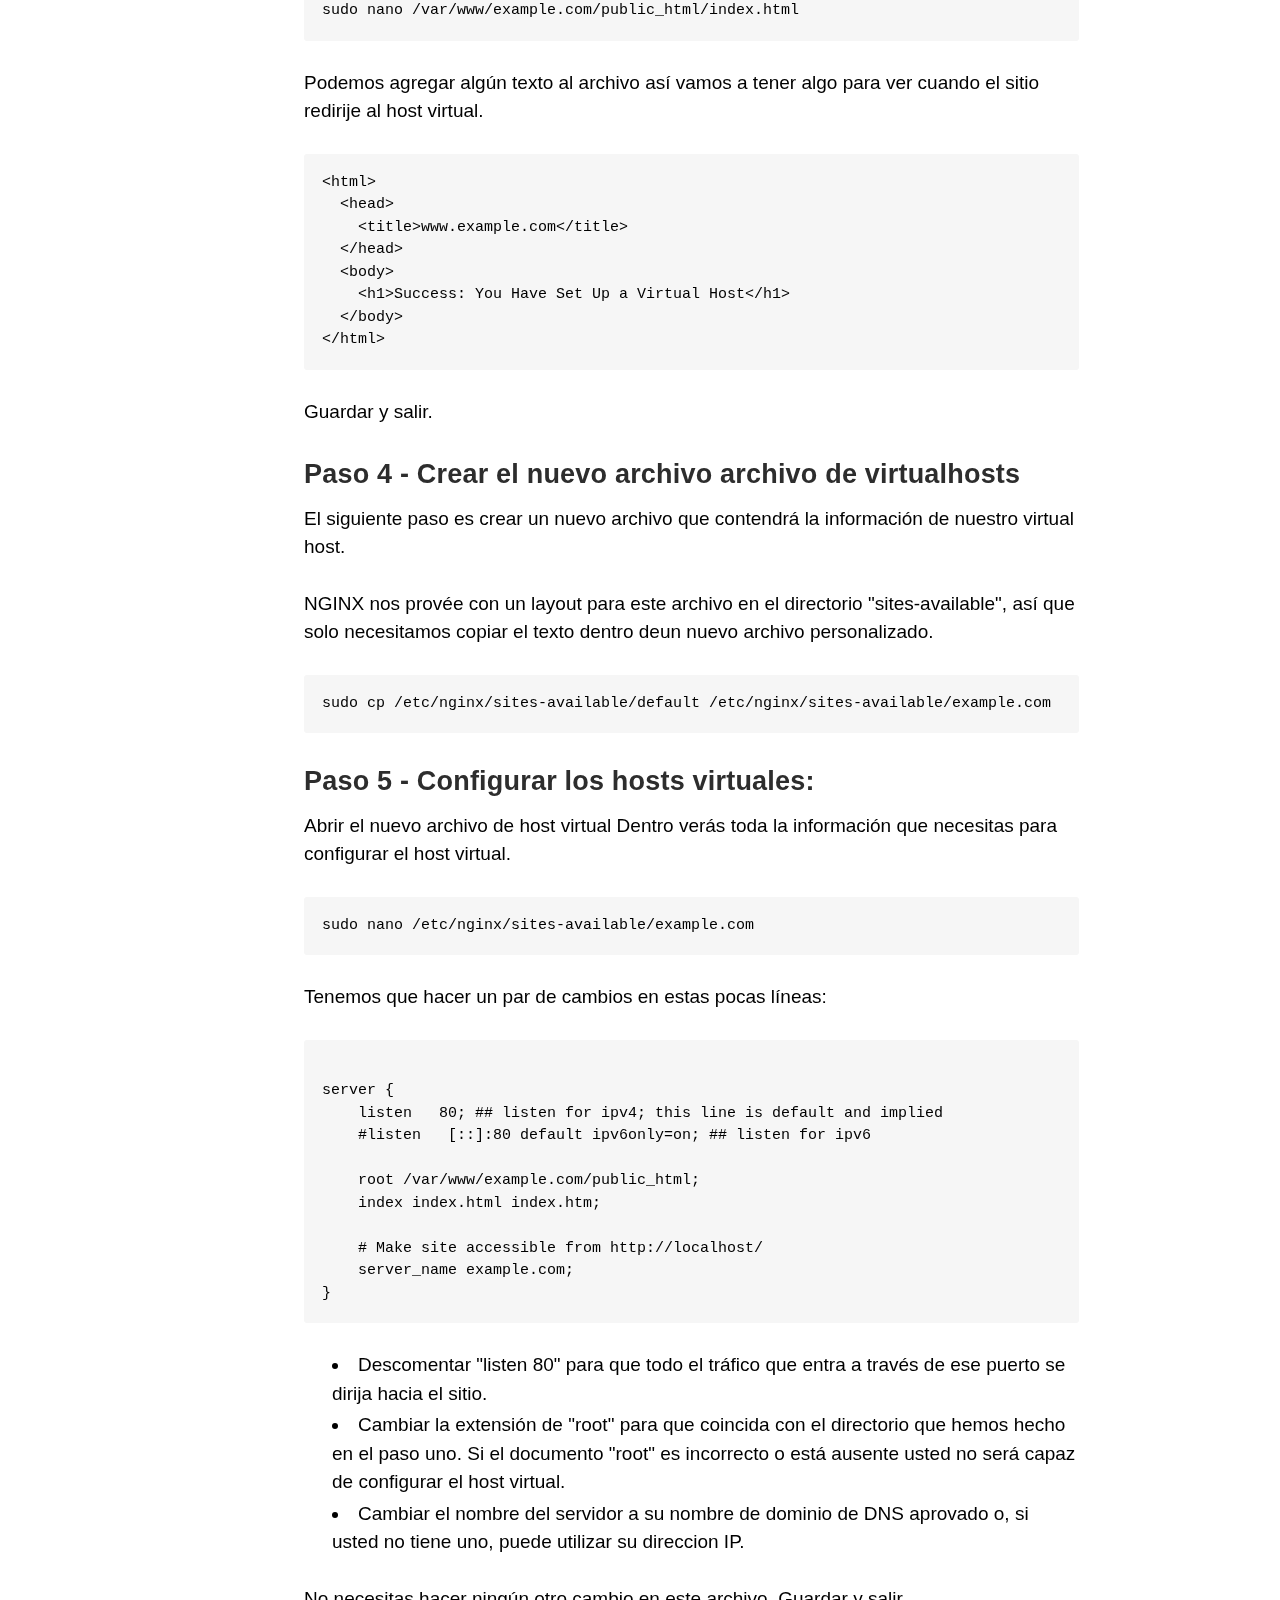
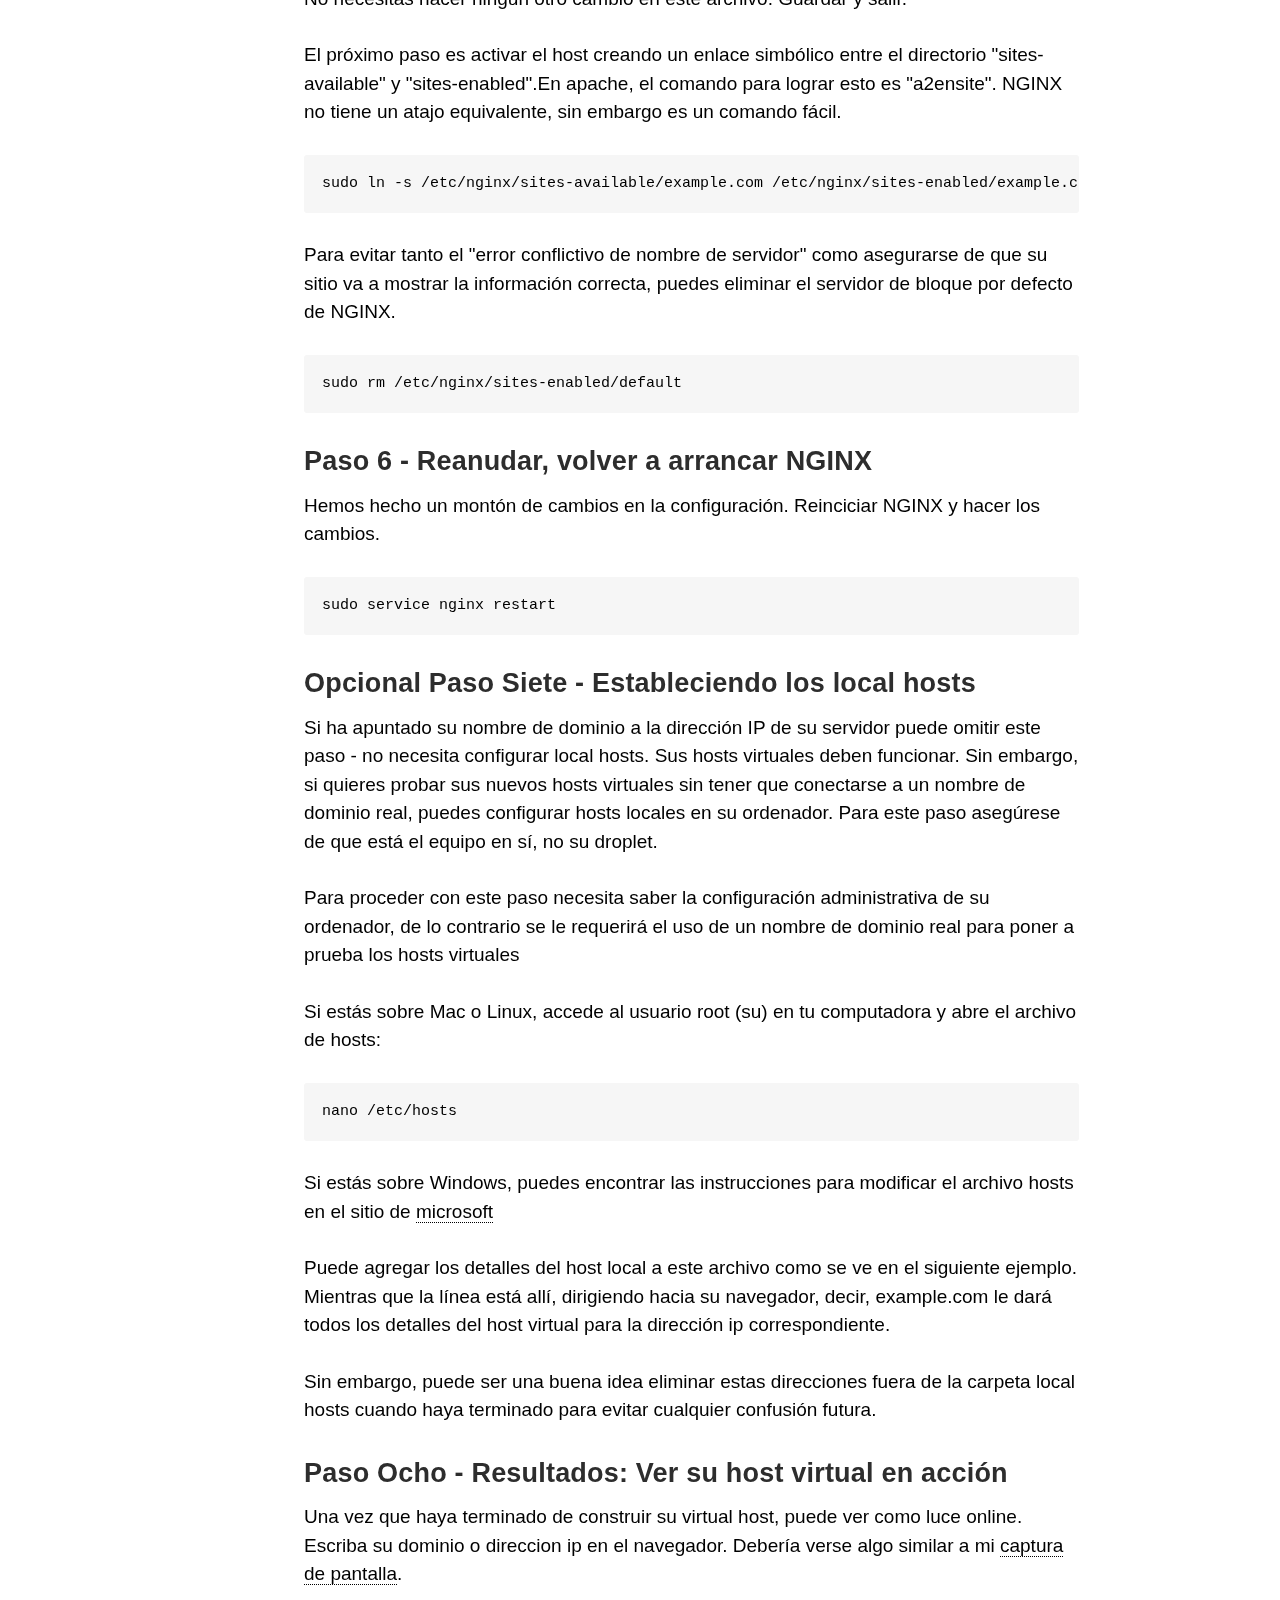
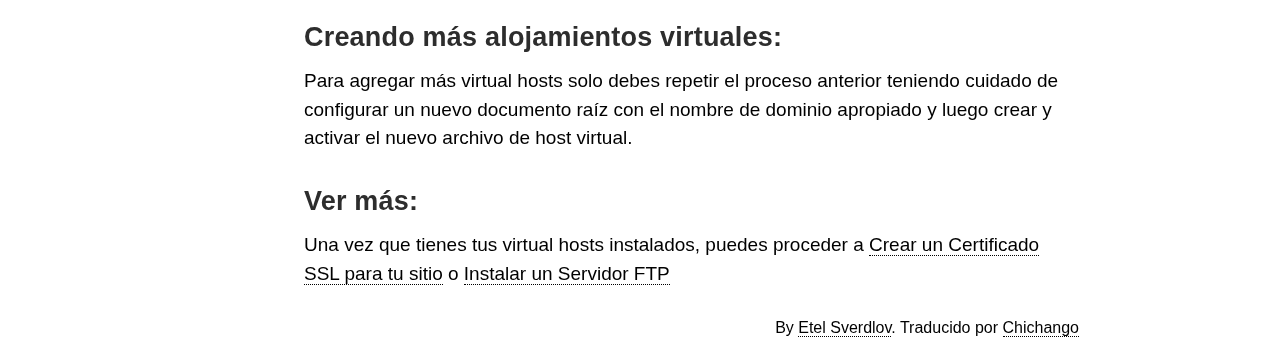
<file: configurar-virtual-hosts-en-NGINX-sobre-Ubuntu-12.04.html>
<!DOCTYPE html>
<html>
<head>
	<meta http-equiv="Content-Type" content="text/html; charset=UTF-8">
    <title>Configurar virtual hosts en NGINX sobre Ubuntu 12.04</title>
    <link href="digitalocean.css" media="all" rel="stylesheet">
</head>

<body>
	<div class="m-pikabu-viewport" style="width: auto;">
		<div class="m-pikabu-container">
		    <div class="wrapper tutorial-single">
				<div class="sidebar main-sidebar" data-sticky-sidebar="" data-sticky-content=".section-content">
					<p class="sidebar-avatar">
						<a href="https://twitter.com/cristian_cena" target="_blank">
							<img src="img/avatar.jpeg" alt="" class="avatar avatar-large">
						</a>
					</p>
					<p class="sidebar-author">Cristian Cena</p>
					<p class="sidebar-date">
						Originalmente por <br><a href="https://www.digitalocean.com/community/tutorials/how-to-set-up-nginx-virtual-hosts-server-blocks-on-ubuntu-12-04-lts--3" target="_blank"><i>Etel Sverdlov</i></a>.
					</p>
					<p class="sidebar-date updated-at">Traducido Ago 22, 2014 
						<a href="http://twitter.com/share?text=Algún texto&amp;url=http://chichango.com" target="_blank" title="Compartir en Twitter">
							twitter
						</a>
						<span> - </span>
						<a href="https://www.facebook.com/sharer/sharer.php?u=http://chichango.com" target="_blank" title="Compartir en Facebook">
							facebook
						</a>
					</p>
					<p class="sidebar-difficulty">
						<span class="difficulty-level Beginner">Principiante</span>
					</p>
					

				</div>
				<div class="section-content content">

				    <h1 class="content-title">Configurar virtual hosts en NGINX sobre Ubuntu 12.04</h1>
				    
				    <div class="content-body tutorial-content">

<h2>Acerca de los virtual hosts</h2>
<p>Son usados para correr más de un sitio web o dominio fuera de un solo servidor. Según el sitio web de NGINX los virtual hosts se denominan "bloques de servidor" (server blocks). Sin embargo para facilitar la comparación con apache, me referiré a ellos como "virtual hosts" en este tutorial.</p>
<h2>Configuración</h2>
<p>Los pasos de este tutorial requieren que el usuario tenga privilegios de root en el VPS. Puedes ver como ajustar esto en el tutorial de <a href="https://www.digitalocean.com/community/tutorials/initial-server-setup-with-ubuntu-12-04" target="_blank">configuración de servidor inicial</a> en los pasos 3 y 4. Además si me refiero al usuario en un paso, voy a usar el nombre "www". Puedes impolementar cualquier nombre de usuario que se adapte. Adicionalmente, necesitas tener NGINX ya instalado en tu VPS. Si este no es el caso puedes descargarlo con este comando</p>
<p><pre>sudo apt-get install nginx</pre></p>

<h2>Paso Uno: Crear un nuevo directorio</h2>
<p>El primer paso es crear un nuevo directorio donde pondremos la información de nuestro sitio web. Esta ubicación será su "document root" luego en el archivo de configuración virtual de apache. Necesitamos designar un <a href="https://www.digitalocean.com/community/tutorials/how-to-set-up-a-host-name-with-digitalocean" target="_blank">dominio de DNS aprovado</a> , o una dirección IP, para probar que un virtual host está funcinoando. En este tutorial usamos example.com como un marcador de posición (placeholder) para un nombre de dominio correcto. Sin embargo, en caso de que desee utilizar un nombre de dominio no aprovado para probar el proceso encontrará información sobre como hacer que funcione sobre su ordenador local en el paso seis.</p>

<h2>Paso Dos: Conceder permisos</h2>
<p>Necesitamos conceder la propiedad del directorio al usuario correcto, en lugar de solo mantenerlo en el sistema "root". Puedes reemplazar el "www-data" con el nombre de usuario apropiado a continuación.</p> 
<p><pre>sudo chown -R www-data:www-data /var/www/example.com/public_html</pre></p>
<p>Adicionalmente, es importante para asegurarse de que todo el mundo será capas de leer los nuevos archivos.</p>
<p><pre>sudo chmod 755 /var/www</pre></p>
<p>Ahora ya está todo con permisos</p>




<h2>Paso 3 - Crear la Página:</h2>
<p>Necesitamos crear un nuevo archivo llamado index.html dentro del directorio que hicimos antes. </p>
<p><pre>sudo nano /var/www/example.com/public_html/index.html</pre></p>
<p>Podemos agregar algún texto al archivo así vamos a tener algo para ver cuando el sitio redirije al host virtual.</p>
<pre>&lt;html&gt;
  &lt;head&gt;
    &lt;title&gt;www.example.com&lt;/title&gt;
  &lt;/head&gt;
  &lt;body&gt;
    &lt;h1&gt;Success: You Have Set Up a Virtual Host&lt;/h1&gt;
  &lt;/body&gt;
&lt;/html&gt;
</pre>
<p>Guardar y salir.</p>

<h2>Paso 4 - Crear el nuevo archivo archivo de virtualhosts</h2>
<p>El siguiente paso es crear un nuevo archivo que contendrá la información de nuestro virtual host.</p>
<p>NGINX nos provée con un layout para este archivo en el directorio "sites-available", así que solo necesitamos copiar el texto dentro deun nuevo archivo personalizado.</p>
<p><pre>sudo cp /etc/nginx/sites-available/default /etc/nginx/sites-available/example.com</pre></p>

<h2>Paso 5 - Configurar los hosts virtuales:</h2>
<p>Abrir el nuevo archivo de host virtual Dentro verás toda la información que necesitas para configurar el host virtual.</p>
<p><pre>sudo nano /etc/nginx/sites-available/example.com</pre></p>
<p>Tenemos que hacer un par de cambios en estas pocas líneas:</p>
<pre> 
server {
    listen   80; ## listen for ipv4; this line is default and implied
    #listen   [::]:80 default ipv6only=on; ## listen for ipv6

    root /var/www/example.com/public_html;
    index index.html index.htm;

    # Make site accessible from http://localhost/
    server_name example.com;
}
</pre>
<ul>
	<li>Descomentar "listen 80" para que todo el tráfico que entra a través de ese puerto se dirija hacia el sitio.</li>
	<li>Cambiar la extensión de "root" para que coincida con el directorio que hemos hecho en el paso uno. Si el documento "root" es incorrecto o está ausente usted no será capaz de configurar el host virtual.</li>
	<li>Cambiar el nombre del servidor a su nombre de dominio de DNS aprovado o, si usted no tiene uno, puede utilizar su direccion IP.</li>
</ul>
<p>No necesitas hacer ningún otro cambio en este archivo. Guardar y salir.</p>
<p>El próximo paso es activar el host creando un enlace simbólico entre el directorio "sites-available" y "sites-enabled".En apache, el comando para lograr esto es "a2ensite". NGINX no tiene un atajo equivalente, sin embargo es un comando fácil.</p>
<pre>sudo ln -s /etc/nginx/sites-available/example.com /etc/nginx/sites-enabled/example.com</pre>
<p>Para evitar tanto el "error conflictivo de nombre de servidor" como asegurarse de que su sitio va a mostrar la información correcta, puedes eliminar el servidor de bloque por defecto de NGINX.</p>
<pre>sudo rm /etc/nginx/sites-enabled/default</pre>


<h2>Paso 6 - Reanudar, volver a arrancar NGINX</h2>
<p>Hemos hecho un montón de cambios en la configuración. Reinciciar NGINX y hacer los cambios.</p>
<p><pre>sudo service nginx restart</pre></p>





<h2>Opcional Paso Siete - Estableciendo los local hosts</h2>
<p>Si ha apuntado su nombre de dominio a la dirección IP de su servidor puede omitir este paso - no necesita configurar local hosts. Sus hosts virtuales deben funcionar. Sin embargo, si quieres probar sus nuevos hosts virtuales sin tener que conectarse a un nombre de dominio real, puedes configurar hosts locales en su ordenador. Para este paso asegúrese de que está el equipo en sí, no su droplet.</p>
<p>Para proceder con este paso necesita saber la configuración administrativa de su ordenador, de lo contrario se le requerirá el uso de un nombre de dominio real para poner a prueba los hosts virtuales</p>
<p>Si estás sobre Mac o Linux, accede al usuario root (su) en tu computadora y abre el archivo de hosts:</p>
<p><pre>nano /etc/hosts </pre></p>
<p>Si estás sobre Windows, puedes encontrar las instrucciones para modificar el archivo hosts en el sitio de <a href="http://support.microsoft.com/kb/923947" target="_blank">microsoft</a></p>
<p>Puede agregar los detalles del host local a este archivo como se ve en el siguiente ejemplo. Mientras que la línea está allí, dirigiendo hacia su navegador, decir, example.com le dará todos los detalles del host virtual para la dirección ip correspondiente.</p>
<p>Sin embargo, puede ser una buena idea eliminar estas direcciones fuera de la carpeta local hosts cuando haya terminado para evitar cualquier confusión futura.</p>

<h2>Paso Ocho - Resultados: Ver su host virtual en acción</h2>
<p>Una vez que haya terminado de construir su virtual host, puede ver como luce online. Escriba su dominio o direccion ip en el navegador. Debería verse algo similar a mi <a href="img/PoO8d.png" target="_blank">captura de pantalla</a>.</p>

<h2>Creando más alojamientos virtuales:</h2>
<p>Para agregar más virtual hosts solo debes repetir el proceso anterior teniendo cuidado de configurar un nuevo documento raíz con el nombre de dominio apropiado y luego crear y activar el nuevo archivo de host virtual.</p>

<h2>Ver más:</h2>
<p>Una vez que tienes tus virtual hosts instalados, puedes proceder a <a href="https://www.digitalocean.com/community/tutorials/how-to-create-a-ssl-certificate-on-nginx-for-ubuntu-12-04" target="_blank">Crear un Certificado SSL para tu sitio</a> o <a href="https://www.digitalocean.com/community/tutorials/how-to-set-up-vsftpd-on-ubuntu-12-04" target="_blank">Instalar un Servidor FTP</a></p>
						<div class="author">By <a href="https://twitter.com/etelsverdlov" target="_blank">Etel Sverdlov</a>. Traducido por 
							<a href="https://twitter.com/cristian_cena" target="_blank">Chichango</a>
						</div>
				    </div>

				</div>
			</div>
		</div>
	</div>
</body>
</html>
</file>
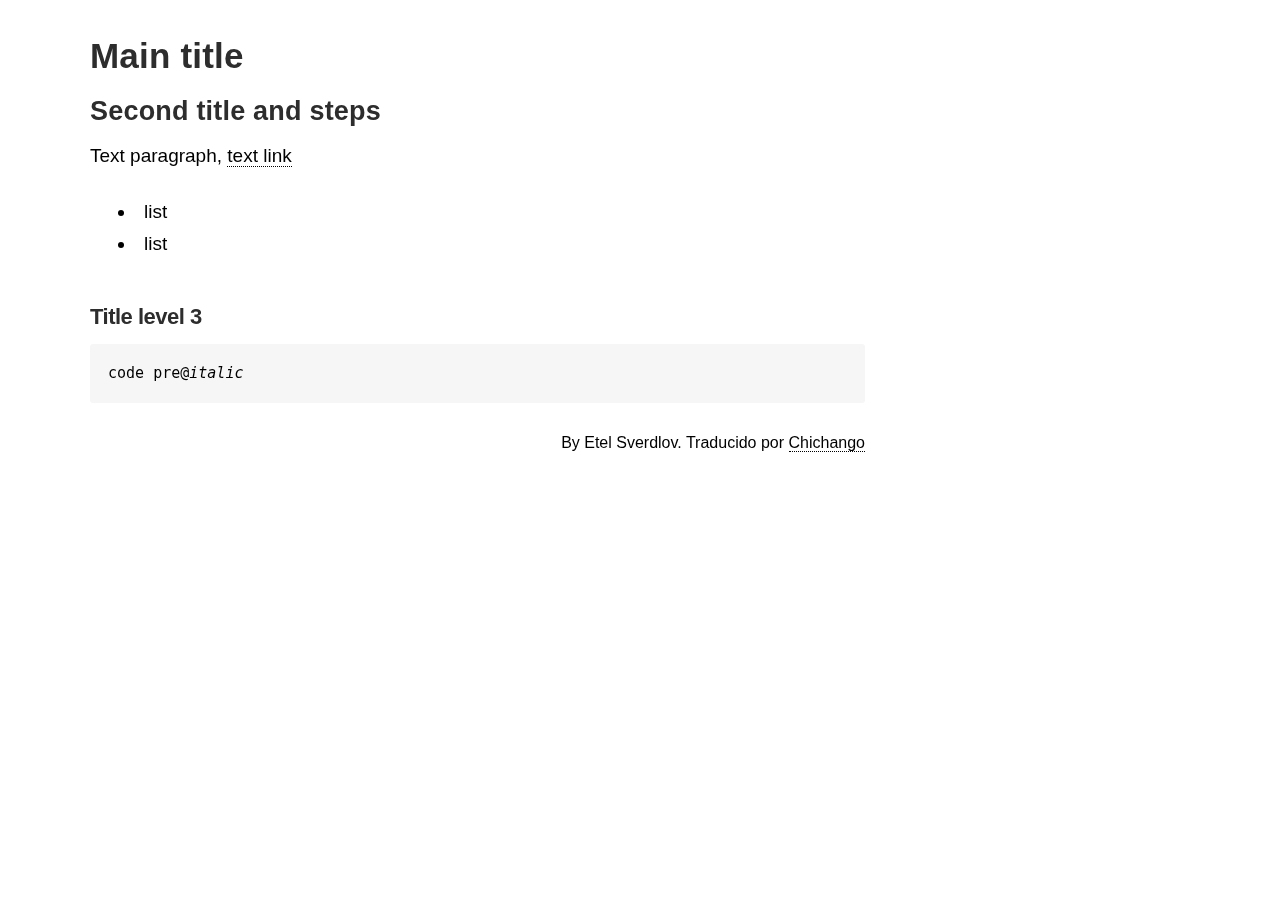
<file: digitalOcean.html>
<!DOCTYPE html>
<html>
<head>
	<meta http-equiv="Content-Type" content="text/html; charset=UTF-8">
    <title>title layout</title>
    <link href="digitalocean.css" media="all" rel="stylesheet">
</head>

<body>
	<div class="m-pikabu-viewport" style="width: auto;">
		<div class="m-pikabu-container">
		    <div class="wrapper tutorial-single">
				  <div class="section-content content">

				    <h1 class="content-title">Main title</h1>
				    
				    <div class="content-body tutorial-content">
				        <h2>Second title and steps</h2>

						<p>Text paragraph, <a href="#">text link</a></p> 
						<ul>
							<li>list</li>
							<li>list</li>
						</ul>

						<h3>Title level 3</h3>

						<pre>code pre@<i>italic</i></pre>

						<div class="author">By Etel Sverdlov. Traducido por 
							<a href="https://twitter.com/cristian_cena" target="_blank">Chichango</a>
						</div>
				    </div>

				  </div>
			</div>
		</div>
	</div>
</body>
</html>
</file>
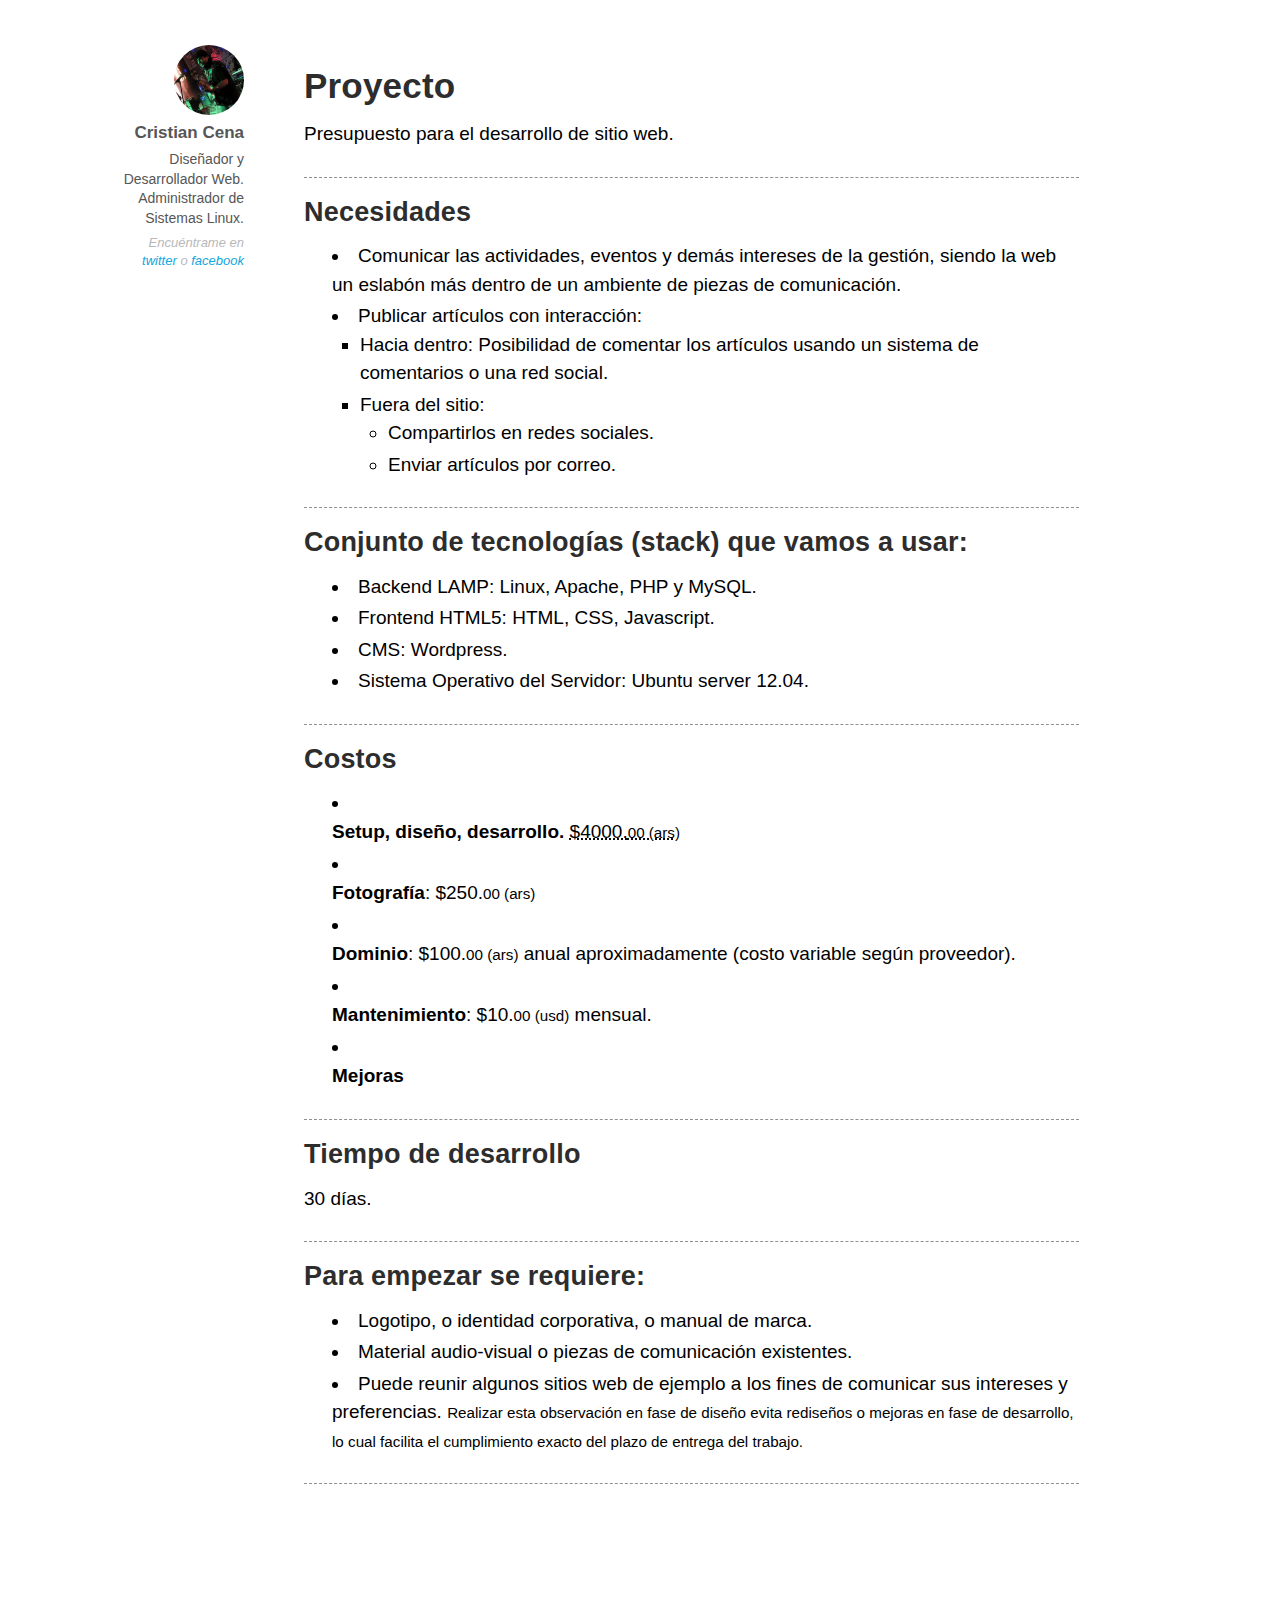
<file: proyecto.html>
<!DOCTYPE html>
<html>
<head>
	<meta http-equiv="Content-Type" content="text/html; charset=UTF-8">
    <title>Proyecto</title>
    <link href="digitalocean.css" media="all" rel="stylesheet">
    <style>
		.sep {
			border-bottom: 1px dashed #909090;
		}
		summary {
			cursor: pointer;
			border-bottom: 1px solid #fff;
		}
		summary:hover {
			border-bottom: 1px dotted #505050;
		}
		ul li ul li {list-style: square !important;}
		ul li ul li ul li {list-style: circle !important;}
		li::first-letter { text-transform: uppercase;}
    </style>

</head>

<body>
	<div class="m-pikabu-viewport" style="width: auto;">
		<div class="m-pikabu-container">
		    <div class="wrapper tutorial-single">
			    <div class="section section-primary">
			    	<div class="sidebar main-sidebar" data-sticky-sidebar="" data-sticky-content=".section-content">
						<p class="sidebar-avatar">
							<a href="https://twitter.com/cristian_cena" target="_blank">
								<img src="img/avatar.jpeg" alt="" class="avatar avatar-large">
							</a>
						</p>
						<p class="sidebar-author">Cristian Cena</p>
						<p class="sidebar-date">
							Diseñador y Desarrollador Web.<br>Administrador de Sistemas Linux.
						</p>
						<p class="sidebar-date updated-at">Encuéntrame en <br>
							<a href="http://twitter.com/cristian_cena" target="_blank">
								twitter
							</a>
							<span> o </span>
							<a href="https://www.facebook.com/clcena" target="_blank">
								facebook
							</a>
						</p>		
					</div>
					<div class="section-content content">
					    <p>&nbsp;</p>
					    <h1 class="content-title">Proyecto</h1>
					   
					    <div class="content-body tutorial-content">
					    <p>Presupuesto para el desarrollo de sitio web.</p>




						<div class="sep"></div>
						<h2>Necesidades</h2>	
						<ul>
						 	<li>Comunicar las actividades, eventos y demás intereses de la gestión, siendo la web un eslabón más dentro de un ambiente de piezas de comunicación.</li>
						 	<li>Publicar artículos con interacción:
						 	<ul>
						 		<li>hacia dentro: Posibilidad de comentar los artículos usando un sistema de comentarios o una red social.</li>
						 		<li>fuera del sitio: 
						 			<ul>
						 				<li>Compartirlos en redes sociales.</li>
						 				<li>Enviar artículos por correo.</li>
						 			</ul>
						 		</li>
						 	</ul>
						</ul> 
						<div class="sep"></div>

						<h2>Conjunto de tecnologías (stack) que vamos a usar:</h2>
						<ul>
							<li>Backend LAMP: Linux, Apache, PHP y MySQL.</li>
							<li>Frontend HTML5: HTML, CSS, Javascript.</li>
							<li>CMS: Wordpress.</li>
							<li>Sistema Operativo del Servidor: Ubuntu server 12.04.</li>
						</ul>
						<div class="sep"></div>

						<h2>Costos</h2>
						<ul>
							<li>
								<details>
									<summary><strong>Setup, diseño, desarrollo.</strong> 
										<acronym title="Estimativo según complejidad">
											$4000.<small>00 (ars)</small>
										</acronym>
									</summary>
									<div id="detail">
									<br>
										<strong>Configuración del servidor:</strong>
										<ul>
											<li>
												<em>Setup (instalación y configuración) de tecnologías del servidor:</em>
												<ul>
													<li>Servidor Web.</li>
													<li>Gestor de Base de Datos.</li>
													<li>Gestor de Contenido.</li>
												</ul>
											</li>
										</ul>
										<strong>Diseño:</strong>
										<small><em>Los detalles del proyecto se especificarán cuando se boceten las ideas consecuentes del análisis mencionado arriba.</em></small>
										<ul>
											<li>Análisis de audiencia y bocetos iniciales.
												<ul>
													<li>Jerarquización y categorización de los datos.</li>
													<li>Establecimiento de las secciones del sitio según la jerarquía de los datos.</li>
												</ul>
											</li>
											<li>Diseño visual del sitio y del contenido: Esquema de colores, familias tipográficas, etc.</li>
											</li>
										</ul>
										<strong>Desarrollo</strong>
										<ul>
											<li>Transpaso del diseño a código standard accesible basado en normas <a href="http://es.wikipedia.org/wiki/World_Wide_Web_Consortium" target="_blank">w3c</a></li>
											<li>Adaptación del diseño a todas las resoluciones de pantalla de dispositivos.: Smarthpone, Tablet, PC, Smart TV.</li>
											<li>Confección de newsletter para envío de gacetilla a través de <a href="http://mailchimp.com/" target="_blank">mailchimp</a> o similar.</li>
										</ul>
										<strong>Métrica	</strong>
										<ul>
											<li>Creación de cuenta de usuario de google analitycs</li>
											<li>Trackeo de paginas estáticas y dinámicas (integración con el sitio web).</li>
											<li>Gratis: Creación de fanpage de facebook</li>
										</ul>
										<div class="sep"></div>
										<em>Soporte para navegadores, "modernos primero":</em>
										<span>Firefox, Chrome, Opera, Zafari, Internet Explorer. En versiones modernas.</span>
										<small><em>Para reducir costos de desarrollo innecesarios: Es conveniente que la desición de optar por dar soporte a versiones anticuadas de un navegador sea tomada en función de los resultados que concluyan del estudio de los datos proporcionados por Google analytics.</em></small>
										<div class="sep"></div><br>
									</div>
								</details>
							</li>
							<li>
								<details>
									<summary><strong>Fotografía</strong>: $250.<small>00 (ars)</small></summary>
									<ul>
										<li>Tomas y edición de fotografías planeadas en función de la estrategia de comunicación del sitio.</li>
										<li>Fotógrafos sugeridos: <a href="http://mauriciohermosa.honor.es/" target="_blank">Mauricio Hermosa</a>, <a href="http://carinaniemis.blogspot.com.ar/" target="_blank">Carina Niemis</a></li>
									</ul>
								</details>
							</li>
							<li>
								<details>
									<summary><strong>Dominio</strong>: $100.<small>00 (ars)</small> anual aproximadamente (costo variable según proveedor). </summary>
									<ul>
										<li>Proveedores sugeridos: <a href="http://nic.ar/" target="_blank">nic.ar</a>, <a href="http://ar.godaddy.com/" target="_blank">goddady</a>.</li>
										<li>Registrar al menos uno obligatorio .gob.ar y extensiones adicionales opcionales.</li>
										<li>Gratis: Asesoramiento en el registro de dominio.</li>
									</ul>
								</details>
							</li>
							<li>
								<details>
									<summary><strong>Mantenimiento</strong>: $10.<small>00 (usd)</small> mensual. </summary>
									<ul>
										<li>Instancia de servidor privado virtual.</li>
										<li>Monitoreo del servidor y google analytics.</li>
										<li>Asesoramiento en:
											<ul>
												<li>Trabajo diario con la plataforma cms wordpress para la gestión de contenido.</li>
												<li>Integración con redes sociales</li>
												<li>Análisis de los resultados de las métricas de redes sociales y google analitycs</li>
											</ul>
										</li>
									</ul>
								</details>
							</li>
							<li>
								<details>
									<summary><strong>Mejoras</strong></summary>
									<ul><li>Toda tarea, módulo, rediseño o cambio estructural que se agregue estando el proyecto en desarrollo o producción, será presupuestada como "mejora" y tendrá costo extra.</li></ul>
								</details>
							</li>
						</ul>
						<div class="sep"></div>

						<h2>Tiempo de desarrollo</h2>
						<p>30 días.</p>
						<div class="sep"></div>

						<h2>Para empezar se requiere:</h2>	
						<ul>
							<li>Logotipo, o identidad corporativa, o manual de marca.</li>
							<li>Material audio-visual o piezas de comunicación existentes.</li>
							<li>Puede reunir algunos sitios web de ejemplo a los fines de comunicar sus intereses y preferencias. <small>Realizar esta observación en fase de diseño evita rediseños o mejoras en fase de desarrollo, lo cual facilita el cumplimiento exacto del plazo de entrega del trabajo.</small></li>
						</ul>
						<div class="sep"></div>
						<p>&nbsp;</p>
						
						<p>&nbsp;</p>
						<p>&nbsp;</p>
						<p>&nbsp;</p>
						<p>&nbsp;</p>
					    </div>
					</div>
				</div>
			</div>
		</div>
	</div>
	
</body>
</html>
</file>
<file: digitalocean.css>
@charset "UTF-8";                 /*!
Pure v0.3.0
Copyright 2013 Yahoo! Inc. All rights reserved.
Licensed under the BSD License.
https://github.com/yui/pure/blob/master/LICENSE.md
*//*!
normalize.css v1.1.2 | MIT License | git.io/normalize
Copyright (c) Nicolas Gallagher and Jonathan Neal
*//*! normalize.css v1.1.2 | MIT License | git.io/normalize */article,aside,details,figcaption,figure,footer,header,hgroup,main,nav,section,summary{display:block}audio,canvas,video{display:inline-block;*display:inline;*zoom:1}audio:not([controls]){display:none;height:0}[hidden]{display:none}html{font-size:100%;-ms-text-size-adjust:100%;-webkit-text-size-adjust:100%}html,button,input,select,textarea{font-family:sans-serif}body{margin:0}a:focus{outline:thin dotted}a:active,a:hover{outline:0}h1{font-size:2em;margin:.67em 0}h2{font-size:1.5em;margin:.83em 0}h3{font-size:1.17em;margin:1em 0}h4{font-size:1em;margin:1.33em 0}h5{font-size:.83em;margin:1.67em 0}h6{font-size:.67em;margin:2.33em 0}abbr[title]{border-bottom:1px dotted}b,strong{font-weight:700}blockquote{margin:1em 40px}dfn{font-style:italic}hr{-moz-box-sizing:content-box;box-sizing:content-box;height:0}mark{background:#ff0;color:#000}p,pre{margin:1em 0}code,kbd,pre,samp{font-family:monospace,serif;_font-family:'courier new',monospace;font-size:1em}pre{white-space:pre;white-space:pre-wrap;word-wrap:break-word}q{quotes:none}q:before,q:after{content:'';content:none}small{font-size:80%}sub,sup{font-size:75%;line-height:0;position:relative;vertical-align:baseline}sup{top:-.5em}sub{bottom:-.25em}dl,menu,ol,ul{margin:1em 0}dd{margin:0 0 0 40px}menu,ol,ul{padding:0 0 0 40px}nav ul,nav ol{list-style:none;list-style-image:none}img{border:0;-ms-interpolation-mode:bicubic}svg:not(:root){overflow:hidden}figure{margin:0}form{margin:0}fieldset{border:1px solid silver;margin:0 2px;padding:.35em .625em .75em}legend{border:0;padding:0;white-space:normal;*margin-left:-7px}button,input,select,textarea{font-size:100%;margin:0;vertical-align:baseline;*vertical-align:middle}button,input{line-height:normal}button,select{text-transform:none}button,html input[type=button],input[type=reset],input[type=submit]{-webkit-appearance:button;cursor:pointer;*overflow:visible}button[disabled],html input[disabled]{cursor:default}input[type=checkbox],input[type=radio]{box-sizing:border-box;padding:0;*height:13px;*width:13px}input[type=search]{-webkit-appearance:textfield;-moz-box-sizing:content-box;-webkit-box-sizing:content-box;box-sizing:content-box}input[type=search]::-webkit-search-cancel-button,input[type=search]::-webkit-search-decoration{-webkit-appearance:none}button::-moz-focus-inner,input::-moz-focus-inner{border:0;padding:0}textarea{overflow:auto;vertical-align:top}table{border-collapse:collapse;border-spacing:0}/*!
Pure v0.3.0
Copyright 2013 Yahoo! Inc. All rights reserved.
Licensed under the BSD License.
https://github.com/yui/pure/blob/master/LICENSE.md
*/.pure-button{display:inline-block;*display:inline;zoom:1;line-height:normal;white-space:nowrap;vertical-align:baseline;text-align:center;cursor:pointer;-webkit-user-drag:none;-webkit-user-select:none;-moz-user-select:none;-ms-user-select:none;user-select:none}.pure-button::-moz-focus-inner{padding:0;border:0}.pure-button{font-size:100%;*font-size:90%;*overflow:visible;padding:.5em 1.5em;color:#444;color:rgba(0,0,0,0.8);*color:#444;border:1px solid #999;border:0 rgba(0,0,0,0);background-color:#E6E6E6;text-decoration:none;border-radius:2px;-webkit-transition:.1s linear -webkit-box-shadow;-moz-transition:.1s linear -moz-box-shadow;-ms-transition:.1s linear box-shadow;-o-transition:.1s linear box-shadow;transition:.1s linear box-shadow}.pure-button-hover,.pure-button:hover,.pure-button:focus{filter:progid:DXImageTransform.Microsoft.gradient(startColorstr='#00000000', endColorstr='#1a000000', GradientType=0);background-image:-webkit-gradient(linear, 0 0, 0 100%, from(transparent), color-stop(40%, rgba(0,0,0,0.05)), to(rgba(0,0,0,0.1)));background-image:-webkit-linear-gradient(transparent, rgba(0,0,0,0.05) 40%, rgba(0,0,0,0.1));background-image:-moz-linear-gradient(top, rgba(0,0,0,0.05) 0, rgba(0,0,0,0.1));background-image:-ms-linear-gradient(transparent, rgba(0,0,0,0.05) 40%, rgba(0,0,0,0.1));background-image:-o-linear-gradient(transparent, rgba(0,0,0,0.05) 40%, rgba(0,0,0,0.1));background-image:linear-gradient(transparent, rgba(0,0,0,0.05) 40%, rgba(0,0,0,0.1))}.pure-button:focus{outline:0}.pure-button-active,.pure-button:active{box-shadow:0 0 0 1px rgba(0,0,0,0.15) inset,0 0 6px rgba(0,0,0,0.2) inset}.pure-button[disabled],.pure-button-disabled,.pure-button-disabled:hover,.pure-button-disabled:focus,.pure-button-disabled:active{border:0;background-image:none;filter:progid:DXImageTransform.Microsoft.gradient(enabled=false);filter:alpha(opacity=40);-khtml-opacity:.4;-moz-opacity:.4;opacity:.4;cursor:not-allowed;box-shadow:none}.pure-button-hidden{display:none}.pure-button::-moz-focus-inner{padding:0;border:0}.pure-button-primary,.pure-button-selected,a.pure-button-primary,a.pure-button-selected{background-color:#0078e7;color:#fff}/*!
Pure v0.3.0
Copyright 2013 Yahoo! Inc. All rights reserved.
Licensed under the BSD License.
https://github.com/yui/pure/blob/master/LICENSE.md
*/.pure-form input[type=text],.pure-form input[type=password],.pure-form input[type=email],.pure-form input[type=url],.pure-form input[type=date],.pure-form input[type=month],.pure-form input[type=time],.pure-form input[type=datetime],.pure-form input[type=datetime-local],.pure-form input[type=week],.pure-form input[type=number],.pure-form input[type=search],.pure-form input[type=tel],.pure-form input[type=color],.pure-form select,.pure-form textarea{padding:.5em .6em;display:inline-block;border:1px solid #ccc;font-size:.8em;box-shadow:inset 0 1px 3px #ddd;border-radius:4px;-webkit-transition:.3s linear border;-moz-transition:.3s linear border;-ms-transition:.3s linear border;-o-transition:.3s linear border;transition:.3s linear border;-webkit-box-sizing:border-box;-moz-box-sizing:border-box;box-sizing:border-box}.pure-form input[type=text]:focus,.pure-form input[type=password]:focus,.pure-form input[type=email]:focus,.pure-form input[type=url]:focus,.pure-form input[type=date]:focus,.pure-form input[type=month]:focus,.pure-form input[type=time]:focus,.pure-form input[type=datetime]:focus,.pure-form input[type=datetime-local]:focus,.pure-form input[type=week]:focus,.pure-form input[type=number]:focus,.pure-form input[type=search]:focus,.pure-form input[type=tel]:focus,.pure-form input[type=color]:focus,.pure-form select:focus,.pure-form textarea:focus{outline:0;outline:thin dotted \9;border-color:#129FEA}.pure-form input[type=file]:focus,.pure-form input[type=radio]:focus,.pure-form input[type=checkbox]:focus{outline:thin dotted #333;outline:1px auto #129FEA}.pure-form .pure-checkbox,.pure-form .pure-radio{margin:.5em 0;display:block}.pure-form input[type=text][disabled],.pure-form input[type=password][disabled],.pure-form input[type=email][disabled],.pure-form input[type=url][disabled],.pure-form input[type=date][disabled],.pure-form input[type=month][disabled],.pure-form input[type=time][disabled],.pure-form input[type=datetime][disabled],.pure-form input[type=datetime-local][disabled],.pure-form input[type=week][disabled],.pure-form input[type=number][disabled],.pure-form input[type=search][disabled],.pure-form input[type=tel][disabled],.pure-form input[type=color][disabled],.pure-form select[disabled],.pure-form textarea[disabled]{cursor:not-allowed;background-color:#eaeded;color:#cad2d3}.pure-form input[readonly],.pure-form select[readonly],.pure-form textarea[readonly]{background:#eee;color:#777;border-color:#ccc}.pure-form input:focus:invalid,.pure-form textarea:focus:invalid,.pure-form select:focus:invalid{color:#b94a48;border:1px solid #ee5f5b}.pure-form input:focus:invalid:focus,.pure-form textarea:focus:invalid:focus,.pure-form select:focus:invalid:focus{border-color:#e9322d}.pure-form input[type=file]:focus:invalid:focus,.pure-form input[type=radio]:focus:invalid:focus,.pure-form input[type=checkbox]:focus:invalid:focus{outline-color:#e9322d}.pure-form select{border:1px solid #ccc;background-color:#fff}.pure-form select[multiple]{height:auto}.pure-form label{margin:.5em 0 .2em;font-size:90%}.pure-form fieldset{margin:0;padding:.35em 0 .75em;border:0}.pure-form legend{display:block;width:100%;padding:.3em 0;margin-bottom:.3em;font-size:125%;color:#333;border-bottom:1px solid #e5e5e5}.pure-form-stacked input[type=text],.pure-form-stacked input[type=password],.pure-form-stacked input[type=email],.pure-form-stacked input[type=url],.pure-form-stacked input[type=date],.pure-form-stacked input[type=month],.pure-form-stacked input[type=time],.pure-form-stacked input[type=datetime],.pure-form-stacked input[type=datetime-local],.pure-form-stacked input[type=week],.pure-form-stacked input[type=number],.pure-form-stacked input[type=search],.pure-form-stacked input[type=tel],.pure-form-stacked input[type=color],.pure-form-stacked select,.pure-form-stacked label,.pure-form-stacked textarea{display:block;margin:.25em 0}.pure-form-aligned input,.pure-form-aligned textarea,.pure-form-aligned select,.pure-form-aligned .pure-help-inline,.pure-form-message-inline{display:inline-block;*display:inline;*zoom:1;vertical-align:middle}.pure-form-aligned .pure-control-group{margin-bottom:.5em}.pure-form-aligned .pure-control-group label{text-align:right;display:inline-block;vertical-align:middle;width:10em;margin:0 1em 0 0}.pure-form-aligned .pure-controls{margin:1.5em 0 0 10em}.pure-form input.pure-input-rounded,.pure-form .pure-input-rounded{border-radius:2em;padding:.5em 1em}.pure-form .pure-group fieldset{margin-bottom:10px}.pure-form .pure-group input{display:block;padding:10px;margin:0;border-radius:0;position:relative;top:-1px}.pure-form .pure-group input:focus{z-index:2}.pure-form .pure-group input:first-child{top:1px;border-radius:4px 4px 0 0}.pure-form .pure-group input:last-child{top:-2px;border-radius:0 0 4px 4px}.pure-form .pure-group button{margin:.35em 0}.pure-form .pure-input-1{width:100%}.pure-form .pure-input-2-3{width:66%}.pure-form .pure-input-1-2{width:50%}.pure-form .pure-input-1-3{width:33%}.pure-form .pure-input-1-4{width:25%}.pure-form .pure-help-inline,.pure-form-message-inline{display:inline-block;padding-left:.3em;color:#666;vertical-align:middle;font-size:90%}.pure-form-message{display:block;color:#666;font-size:90%}@media only screen and (max-width: 480px){.pure-form button[type=submit]{margin:.7em 0 0}.pure-form input[type=text],.pure-form input[type=password],.pure-form input[type=email],.pure-form input[type=url],.pure-form input[type=date],.pure-form input[type=month],.pure-form input[type=time],.pure-form input[type=datetime],.pure-form input[type=datetime-local],.pure-form input[type=week],.pure-form input[type=number],.pure-form input[type=search],.pure-form input[type=tel],.pure-form input[type=color],.pure-form label{margin-bottom:.3em;display:block}.pure-group input[type=text],.pure-group input[type=password],.pure-group input[type=email],.pure-group input[type=url],.pure-group input[type=date],.pure-group input[type=month],.pure-group input[type=time],.pure-group input[type=datetime],.pure-group input[type=datetime-local],.pure-group input[type=week],.pure-group input[type=number],.pure-group input[type=search],.pure-group input[type=tel],.pure-group input[type=color]{margin-bottom:0}.pure-form-aligned .pure-control-group label{margin-bottom:.3em;text-align:left;display:block;width:100%}.pure-form-aligned .pure-controls{margin:1.5em 0 0}.pure-form .pure-help-inline,.pure-form-message-inline,.pure-form-message{display:block;font-size:80%;padding:.2em 0 .8em}}/*!
Pure v0.3.0
Copyright 2013 Yahoo! Inc. All rights reserved.
Licensed under the BSD License.
https://github.com/yui/pure/blob/master/LICENSE.md
*/.pure-g{letter-spacing:-.31em;*letter-spacing:normal;*word-spacing:-.43em;text-rendering:optimizespeed;font-family:FreeSans,Arimo,"Droid Sans",Helvetica,Arial,sans-serif;display:-webkit-flex;-webkit-flex-flow:row wrap;display:-ms-flexbox;-ms-flex-flow:row wrap}.opera-only :-o-prefocus,.pure-g{word-spacing:-.43em}.pure-u{display:inline-block;*display:inline;zoom:1;letter-spacing:normal;word-spacing:normal;vertical-align:top;text-rendering:auto}.pure-g [class*="pure-u"]{font-family:sans-serif}.pure-u-1,.pure-u-1-2,.pure-u-1-3,.pure-u-2-3,.pure-u-1-4,.pure-u-3-4,.pure-u-1-5,.pure-u-2-5,.pure-u-3-5,.pure-u-4-5,.pure-u-1-6,.pure-u-5-6,.pure-u-1-8,.pure-u-3-8,.pure-u-5-8,.pure-u-7-8,.pure-u-1-12,.pure-u-5-12,.pure-u-7-12,.pure-u-11-12,.pure-u-1-24,.pure-u-5-24,.pure-u-7-24,.pure-u-11-24,.pure-u-13-24,.pure-u-17-24,.pure-u-19-24,.pure-u-23-24{display:inline-block;*display:inline;zoom:1;letter-spacing:normal;word-spacing:normal;vertical-align:top;text-rendering:auto}.pure-u-1{width:100%}.pure-u-1-2{width:50%;*width:49.969%}.pure-u-1-3{width:33.3333%;*width:33.3023%}.pure-u-2-3{width:66.6667%;*width:66.6357%}.pure-u-1-4{width:25%;*width:24.969%}.pure-u-3-4{width:75%;*width:74.969%}.pure-u-1-5{width:20%;*width:19.969%}.pure-u-2-5{width:40%;*width:39.969%}.pure-u-3-5{width:60%;*width:59.969%}.pure-u-4-5{width:80%;*width:79.969%}.pure-u-1-6{width:16.6667%;*width:16.6357%}.pure-u-5-6{width:83.3333%;*width:83.3023%}.pure-u-1-8{width:12.5%;*width:12.469%}.pure-u-3-8{width:37.5%;*width:37.469%}.pure-u-5-8{width:62.5%;*width:62.469%}.pure-u-7-8{width:87.5%;*width:87.469%}.pure-u-1-12{width:8.3333%;*width:8.3023%}.pure-u-5-12{width:41.6667%;*width:41.6357%}.pure-u-7-12{width:58.3333%;*width:58.3023%}.pure-u-11-12{width:91.6667%;*width:91.6357%}.pure-u-1-24{width:4.1667%;*width:4.1357%}.pure-u-5-24{width:20.8333%;*width:20.8023%}.pure-u-7-24{width:29.1667%;*width:29.1357%}.pure-u-11-24{width:45.8333%;*width:45.8023%}.pure-u-13-24{width:54.1667%;*width:54.1357%}.pure-u-17-24{width:70.8333%;*width:70.8023%}.pure-u-19-24{width:79.1667%;*width:79.1357%}.pure-u-23-24{width:95.8333%;*width:95.8023%}.pure-g-r{letter-spacing:-.31em;*letter-spacing:normal;*word-spacing:-.43em;font-family:FreeSans,Arimo,"Droid Sans",Helvetica,Arial,sans-serif;display:-webkit-flex;-webkit-flex-flow:row wrap;display:-ms-flexbox;-ms-flex-flow:row wrap}.opera-only :-o-prefocus,.pure-g-r{word-spacing:-.43em}.pure-g-r [class*="pure-u"]{font-family:sans-serif}.pure-g-r img{max-width:100%;height:auto}@media (min-width: 980px){.pure-visible-phone{display:none}.pure-visible-tablet{display:none}.pure-hidden-desktop{display:none}}@media (max-width: 480px){.pure-g-r>.pure-u,.pure-g-r>[class*="pure-u-"]{width:100%}}@media (max-width: 767px){.pure-g-r>.pure-u,.pure-g-r>[class*="pure-u-"]{width:100%}.pure-hidden-phone{display:none}.pure-visible-desktop{display:none}}@media (min-width: 768px) and (max-width: 979px){.pure-hidden-tablet{display:none}.pure-visible-desktop{display:none}}/*!
Pure v0.3.0
Copyright 2013 Yahoo! Inc. All rights reserved.
Licensed under the BSD License.
https://github.com/yui/pure/blob/master/LICENSE.md
*/.pure-menu ul{position:absolute;visibility:hidden}.pure-menu.pure-menu-open{visibility:visible;z-index:2;width:100%}.pure-menu ul{left:-10000px;list-style:none;margin:0;padding:0;top:-10000px;z-index:1}.pure-menu>ul{position:relative}.pure-menu-open>ul{left:0;top:0;visibility:visible}.pure-menu-open>ul:focus{outline:0}.pure-menu li{position:relative}.pure-menu a,.pure-menu .pure-menu-heading{display:block;color:inherit;line-height:1.5em;padding:5px 20px;text-decoration:none;white-space:nowrap}.pure-menu.pure-menu-horizontal>.pure-menu-heading{display:inline-block;*display:inline;zoom:1;margin:0;vertical-align:middle}.pure-menu.pure-menu-horizontal>ul{display:inline-block;*display:inline;zoom:1;vertical-align:middle;height:2.4em}.pure-menu li a{padding:5px 20px}.pure-menu-can-have-children>.pure-menu-label:after{content:'\25B8';float:right;font-family:'Lucida Grande','Lucida Sans Unicode','DejaVu Sans',sans-serif;margin-right:-20px;margin-top:-1px}.pure-menu-can-have-children>.pure-menu-label{padding-right:30px}.pure-menu-separator{background-color:#dfdfdf;display:block;height:1px;font-size:0;margin:7px 2px;overflow:hidden}.pure-menu-hidden{display:none}.pure-menu-fixed{position:fixed;top:0;left:0;width:100%}.pure-menu-horizontal li{display:inline-block;*display:inline;zoom:1;vertical-align:middle}.pure-menu-horizontal li li{display:block}.pure-menu-horizontal>.pure-menu-children>.pure-menu-can-have-children>.pure-menu-label:after{content:"\25BE"}.pure-menu-horizontal>.pure-menu-children>.pure-menu-can-have-children>.pure-menu-label{padding-right:30px}.pure-menu-horizontal li.pure-menu-separator{height:50%;width:1px;margin:0 7px}.pure-menu-horizontal li li.pure-menu-separator{height:1px;width:auto;margin:7px 2px}.pure-menu.pure-menu-open,.pure-menu.pure-menu-horizontal li .pure-menu-children{background:#fff;border:1px solid #b7b7b7}.pure-menu.pure-menu-horizontal,.pure-menu.pure-menu-horizontal .pure-menu-heading{border:0}.pure-menu a{border:1px solid transparent;border-left:0;border-right:0}.pure-menu a,.pure-menu .pure-menu-can-have-children>li:after{color:#777}.pure-menu .pure-menu-can-have-children>li:hover:after{color:#fff}.pure-menu .pure-menu-open{background:#dedede}.pure-menu li a:hover,.pure-menu li a:focus{background:#eee}.pure-menu li.pure-menu-disabled a:hover,.pure-menu li.pure-menu-disabled a:focus{background:#fff;color:#bfbfbf}.pure-menu .pure-menu-disabled>a{background-image:none;border-color:transparent;cursor:default}.pure-menu .pure-menu-disabled>a,.pure-menu .pure-menu-can-have-children.pure-menu-disabled>a:after{color:#bfbfbf}.pure-menu .pure-menu-heading{color:#565d64;text-transform:uppercase;font-size:90%;margin-top:.5em;border-bottom-width:1px;border-bottom-style:solid;border-bottom-color:#dfdfdf}.pure-menu .pure-menu-selected a{color:#000}.pure-menu.pure-menu-open.pure-menu-fixed{border:0;border-bottom:1px solid #b7b7b7}.pure-paginator{letter-spacing:-.31em;*letter-spacing:normal;*word-spacing:-.43em;text-rendering:optimizespeed;list-style:none;margin:0;padding:0}.opera-only :-o-prefocus,.pure-paginator{word-spacing:-.43em}.pure-paginator li{display:inline-block;*display:inline;zoom:1;letter-spacing:normal;word-spacing:normal;vertical-align:top;text-rendering:auto}.pure-paginator .pure-button{border-radius:0;padding:.8em 1.4em;vertical-align:top;height:1.1em}.pure-paginator .pure-button:focus,.pure-paginator .pure-button:active{outline-style:none}.pure-paginator .prev,.pure-paginator .next{color:#C0C1C3;text-shadow:0 -1px 0 rgba(0,0,0,0.45)}.pure-paginator .prev{border-radius:2px 0 0 2px}.pure-paginator .next{border-radius:0 2px 2px 0}@media (max-width: 480px){.pure-menu-horizontal{width:100%}.pure-menu-children li{display:block;border-bottom:1px solid #000}}/*!
Pure v0.3.0
Copyright 2013 Yahoo! Inc. All rights reserved.
Licensed under the BSD License.
https://github.com/yui/pure/blob/master/LICENSE.md
*/.pure-table{border-collapse:collapse;border-spacing:0;empty-cells:show;border:1px solid #cbcbcb}.pure-table caption{color:#000;font:italic 85%/1 arial,sans-serif;padding:1em 0;text-align:center}.pure-table td,.pure-table th{border-left:1px solid #cbcbcb;border-width:0 0 0 1px;font-size:inherit;margin:0;overflow:visible;padding:6px 12px}.pure-table td:first-child,.pure-table th:first-child{border-left-width:0}.pure-table thead{background:#e0e0e0;color:#000;text-align:left;vertical-align:bottom}.pure-table td{background-color:transparent}.pure-table-odd td{background-color:#f2f2f2}.pure-table-striped tr:nth-child(2n-1) td{background-color:#f2f2f2}.pure-table-bordered td{border-bottom:1px solid #cbcbcb}.pure-table-bordered tbody>tr:last-child td,.pure-table-horizontal tbody>tr:last-child td{border-bottom-width:0}.pure-table-horizontal td,.pure-table-horizontal th{border-width:0 0 1px;border-bottom:1px solid #cbcbcb}.pure-table-horizontal tbody>tr:last-child td{border-bottom-width:0}input,textarea,body,button,.pure-g-r,.pure-g-r [class*="pure-u"]{font-family:'proxima-nova', sans-serif;font-weight:400}p,h1,h2,h3,h4,h5,ul,li{margin:0;padding:0;font-weight:400}h1,h2,h3,h4{font-weight:600;letter-spacing:-.5px}ul>li{list-style:none}a{text-decoration:none;color:#11a7db}input,body,button,li{-webkit-box-sizing:border-box;box-sizing:border-box;-moz-box-sizing:border-box}*:focus{outline:none}body{line-height:1.4;-webkit-font-smoothing:antialiased;-moz-osx-font-smoothing:grayscale}.pure-table{margin-bottom:24px}.flash{background:#edf8fc;width:100%;padding:17px;font-size:18px;position:relative;margin-bottom:20px;-webkit-box-sizing:border-box;box-sizing:border-box;-moz-box-sizing:border-box}.flash.success{background:#e8f7e8;color:#74b474}.flash.notice{background:#edf8fc;color:#1d6c87}.flash.error{background:#ffeaea;color:#b62929}.flash h2{color:#11a7db;margin-bottom:5px}.flash p{font-size:17px;width:80%}.flash .button{background:#11a7db;text-transform:uppercase;font-size:12px;color:white;padding:12px 28px;border:none;float:right;letter-spacing:1px;font-weight:400;-webkit-border-radius:2px;-moz-border-radius:2px;-ms-border-radius:2px;-o-border-radius:2px;border-radius:2px;margin-top:-15px}.flash a{text-decoration:underline;color:inherit}.flash a.icon-close{position:absolute;color:inherit;top:20px;right:25px;font-size:10px;-webkit-transition:all 0.2s ease-in-out;-moz-transition:all 0.2s ease-in-out;-ms-transition:all 0.2s ease-in-out;-o-transition:all 0.2s ease-in-out;transition:all 0.2s ease-in-out}@font-face{font-family:'community_icons';src:url(/assets/community/community_icons-96d8e0ebdaebde76cadc30d656ee23a8.eot);src:url(/assets/community/community_icons-96d8e0ebdaebde76cadc30d656ee23a8.eot?#iefix) format("embedded-opentype"),url(/assets/community/community_icons-825ab5d273fa1579590dbb7e407de9aa.woff) format("woff"),url(/assets/community/community_icons-9f9e163ca06c43a8b13af87622579a2c.ttf) format("truetype"),url(/assets/community/community_icons-c04e4566830a8961b04dd538baf70d5e.svg#community_icons) format("svg");font-weight:normal;font-style:normal}[class^="icon-"],[class*=" icon-"]{font-family:'community_icons';speak:none;font-style:normal;font-weight:normal;font-variant:normal;text-transform:none;line-height:1}.icon-circle-icon-github:before{content:"\e622"}.icon-circle-icon-linkedin:before{content:"\e623"}.icon-circle-icon-twitter:before{content:"\e624"}.icon-hacker-news:before{content:"\e61f"}.icon-google-plus-B:before{content:"\e620"}.icon-facebook-B:before{content:"\e621"}.icon-answer:before{content:"\e61d"}.icon-comment:before{content:"\e61e"}.icon-user:before{content:"\e61c"}.icon-tag:before{content:"\e603"}.icon-project:before{content:"\e605"}.icon-question:before{content:"\e606"}.icon-tutorial:before{content:"\e607"}.icon-power:before{content:"\e619"}.icon-avatar:before{content:"\e61a"}.icon-arrow-left:before{content:"\e61b"}.icon-flag:before{content:"\e617"}.icon-codeblock:before{content:"\e616"}.icon-arrow-right:before{content:"\e615"}.icon-edit:before{content:"\e614"}.icon-share:before{content:"\e613"}.icon-navicon:before{content:"\e612"}.icon-arrow-up:before{content:"\e611"}.icon-check:before{content:"\e610"}.icon-website:before{content:"\e60f"}.icon-bird:before{content:"\e60e"}.icon-linkedin:before{content:"\e608"}.icon-octocat:before{content:"\e60d"}.icon-close:before{content:"\e60c"}.icon-gear:before{content:"\e60b"}.icon-mag:before{content:"\e600"}.icon-arrow-down:before{content:"\e602"}.icon-twitter:before{content:"\e604"}.icon-security:before{content:"\e606"}.icon-project:before{content:"\e608"}.icon-google-plus:before{content:"\e609"}.icon-facebook:before{content:"\e60a"}.icon-cloud:before{content:"\e601"}.icon-tag2:before{content:"\e618"}textarea{-webkit-border-radius:3px;-moz-border-radius:3px;-ms-border-radius:3px;-o-border-radius:3px;border-radius:3px;border:1px solid #d4d4d4;font-weight:400;padding:15px;width:100%;-webkit-box-sizing:border-box;box-sizing:border-box;-moz-box-sizing:border-box;resize:vertical}#register{float:left;width:100%;margin:0;padding:0;border:none;margin-bottom:40px;clear:both}#register legend{font-size:20px;font-weight:700;padding-bottom:7px;border-bottom:4px solid #F3F3F3;width:100%;margin-bottom:26px}#register .field{width:50%;float:left;padding-right:15px;padding-left:0;margin-bottom:0;-webkit-box-sizing:border-box;box-sizing:border-box;-moz-box-sizing:border-box}#register .field input[type="text"],#register .field input[type="password"],#register .field textarea{width:100%;padding:20px;-webkit-box-sizing:border-box;box-sizing:border-box;-moz-box-sizing:border-box;-webkit-border-radius:3px;-moz-border-radius:3px;-ms-border-radius:3px;-o-border-radius:3px;border-radius:3px;border:1px solid #d4d4d4;font-size:18px;color:#575757;font-size:17px}#register .field:last-of-type{padding-left:15px;padding-right:0}.do-form{width:690px;margin:0 auto}.do-form .form-wrap{clear:left;float:left;width:100%;-webkit-box-sizing:border-box;box-sizing:border-box;-moz-box-sizing:border-box}.do-form .form-wrap form{width:77%}.do-form .form-wrap form ::-webkit-input-placeholder{color:#cfcfcf;font-size:18px;font-weight:400}.do-form .form-wrap form :-moz-placeholder{color:#cfcfcf;font-size:18px;font-weight:400}.do-form .form-wrap form ::-moz-placeholder{color:#cfcfcf;font-size:18px;font-weight:400}.do-form .form-wrap form :-ms-input-placeholder{color:#cfcfcf;font-size:18px;font-weight:400}.do-form .form-wrap form fieldset{margin:0;padding:0;border:none;margin-bottom:40px;min-width:100%}.do-form .form-wrap form fieldset legend{font-size:20px;font-weight:700;padding-bottom:7px;border-bottom:4px solid #f3f3f3;width:100%;margin-bottom:26px}.do-form .form-wrap form fieldset legend span.step{color:#11a7db;display:block;width:300px;font-size:20px;padding-top:3px;padding-right:15px;text-align:left;-webkit-box-sizing:border-box;box-sizing:border-box;-moz-box-sizing:border-box}.do-form .form-wrap form fieldset .field{width:100%;margin-bottom:40px;position:relative;-webkit-box-sizing:border-box;box-sizing:border-box;-moz-box-sizing:border-box}.do-form .form-wrap form fieldset .field.checkbox label{display:inline-block}.do-form .form-wrap form fieldset .field.checkbox input[type="checkbox"]{display:inline-block;margin-left:10px}.do-form .form-wrap form fieldset .field label{text-transform:uppercase;font-weight:700;font-size:16px;color:#575757;margin-bottom:8px;display:block}.do-form .form-wrap form fieldset .field label a{color:#575757;text-decoration:underline}.do-form .form-wrap form fieldset .field label span{text-transform:none;font-weight:400;margin-left:10px}.do-form .form-wrap form fieldset .field label.error::after{content:" *";color:#f35151}.do-form .form-wrap form fieldset .field input[type="submit"]{width:100%;background-color:#93cc76;-webkit-border-radius:3px;-moz-border-radius:3px;-ms-border-radius:3px;-o-border-radius:3px;border-radius:3px;border:none;color:#ffffff;text-transform:uppercase;letter-spacing:1px;font-weight:600;font-size:13px;text-align:center;height:50px;line-height:50px;-webkit-transition:all 0.2s ease-in-out;-moz-transition:all 0.2s ease-in-out;-ms-transition:all 0.2s ease-in-out;-o-transition:all 0.2s ease-in-out;transition:all 0.2s ease-in-out;font-size:14px;height:60px;line-height:60px;letter-spacing:1.5px}.do-form .form-wrap form fieldset .field input[type="submit"]:disabled{opacity:0.6}.do-form .form-wrap form fieldset .field #paypal-email{margin-top:10px;padding-left:28px}.do-form .form-wrap form fieldset .field .checkbox-radio-field{margin-bottom:13px}.do-form .form-wrap form fieldset .field .checkbox-radio-field input[type="checkbox"]{float:left;margin-right:14px;margin-top:3px}.do-form .form-wrap form fieldset .field .checkbox-radio-field input[type="radio"]{float:left;margin-right:14px;margin-top:3px}.do-form .form-wrap form fieldset .field .checkbox-radio-field label{text-transform:none;font-weight:400}.do-form .form-wrap form fieldset .field .checkbox-radio-field:first-of-type{margin-top:20px}.do-form .form-wrap form fieldset .field .char-count{position:absolute;top:0;right:0;padding:5px;-webkit-border-radius:3px;-moz-border-radius:3px;-ms-border-radius:3px;-o-border-radius:3px;border-radius:3px;background-color:#11a7db;color:white;font-size:12px;font-weight:700;height:23px;line-height:15px;-webkit-box-sizing:border-box;box-sizing:border-box;-moz-box-sizing:border-box}.do-form .form-wrap form fieldset .field .code-block{position:absolute;top:0;right:0;padding:5px;-webkit-border-radius:3px;-moz-border-radius:3px;-ms-border-radius:3px;-o-border-radius:3px;border-radius:3px;background-color:#11a7db;color:white;font-size:8px;font-weight:700;height:13px;line-height:15px;-webkit-transition:all 0.1s ease-in-out;-moz-transition:all 0.1s ease-in-out;-ms-transition:all 0.1s ease-in-out;-o-transition:all 0.1s ease-in-out;transition:all 0.1s ease-in-out}.do-form .form-wrap form fieldset .field .code-block:hover{background-color:#6B6B6B}.do-form .form-wrap form fieldset .field input[type="text"],.do-form .form-wrap form fieldset .field input[type="password"],.do-form .form-wrap form fieldset .field textarea{width:100%;padding:20px;-webkit-box-sizing:border-box;box-sizing:border-box;-moz-box-sizing:border-box;-webkit-border-radius:3px;-moz-border-radius:3px;-ms-border-radius:3px;-o-border-radius:3px;border-radius:3px;border:1px solid #d4d4d4;font-size:18px;color:#575757;font-size:17px}.do-form .form-wrap form fieldset .field input[type="text"].error,.do-form .form-wrap form fieldset .field input[type="text"].error+.chosen-container .chosen-choices,.do-form .form-wrap form fieldset .field input[type="password"].error,.do-form .form-wrap form fieldset .field input[type="password"].error+.chosen-container .chosen-choices,.do-form .form-wrap form fieldset .field textarea.error,.do-form .form-wrap form fieldset .field textarea.error+.chosen-container .chosen-choices,.do-form .form-wrap form fieldset .field select.error,.do-form .form-wrap form fieldset .field select.error+.chosen-container .chosen-choices{border-width:2px;border-color:#f35151;position:relative}.do-form .form-wrap form fieldset .field input[type="text"]+.field-error-flag,.do-form .form-wrap form fieldset .field input[type="password"]+.field-error-flag,.do-form .form-wrap form fieldset .field textarea+.field-error-flag,.do-form .form-wrap form fieldset .field select+.field-error-flag,.do-form .form-wrap form fieldset .field .chosen-container+.field-error-flag{display:inline-block;color:white;font-size:15px;font-weight:700;background:#f35151;position:absolute;top:50%;margin-top:-11px;margin-left:10px;padding-top:1px;-webkit-border-radius:12px;-moz-border-radius:12px;-ms-border-radius:12px;-o-border-radius:12px;border-radius:12px;text-align:center;width:22px}.do-form .form-wrap form fieldset .field input[type='hidden'].error+.field-error-flag{display:none}.do-form .form-wrap form fieldset .field .field-error-flag:before{width:0;height:0;border-top:4px solid rgba(0,0,0,0);border-bottom:4px solid rgba(0,0,0,0);border-left:4px solid #F35151;position:absolute;top:50%;margin-top:-3px;left:-10px;content:""}.do-form .form-wrap form fieldset .field .field-error-flag:after{width:0;height:0;border-top:4px solid rgba(0,0,0,0);border-bottom:4px solid rgba(0,0,0,0);border-left:4px solid #FFF;position:absolute;top:50%;margin-top:-3px;left:-12px;content:""}.do-form .form-wrap form fieldset .field .field-with-errors{position:relative}.do-form .form-wrap form fieldset .field .field-error-message{position:relative;margin:-8px 0 11px 0;color:#f35151}.do-form .form-wrap form fieldset .field textarea{height:175px}.do-form .form-wrap form fieldset .field textarea.large-textarea{height:450px}.do-form .form-wrap form fieldset .field .search-choice{margin-top:10px}.do-form .form-wrap form fieldset .chosen-container.chosen-container-multi{width:100% !important}.do-form .form-wrap form fieldset .chosen-container.chosen-container-multi .chosen-choices{position:static !important}.do-form .form-wrap form fieldset .chosen-container.chosen-container-multi .search-field input{padding-left:0px;padding-right:0px;margin-left:5px}.do-form ul.bullet-list{margin:20px 0}.do-form ul.bullet-list li{list-style-type:disc;margin-left:30px}.disabled-form{opacity:0.4}.wrapper{width:1100px;margin:0 auto}header{background:#f8f8f8;height:102px;margin-bottom:50px}header a.logo{display:block;float:left;width:150px;height:24px;background:url(/assets/community/logo-55a8de66d2afe584a77a3b79fc659b2d.svg) no-repeat;background-size:150px 24px;margin:36px 40px 0 0;text-indent:-9999px}header nav{margin:0;padding:0;position:relative;top:40px}header nav ul{margin:0;padding:0;float:left}header nav li{float:left;margin-right:20px;font-weight:600}header nav a{color:#535353;font-size:15px;text-decoration:none;-webkit-transition:all 0.2s ease-in-out;-moz-transition:all 0.2s ease-in-out;-ms-transition:all 0.2s ease-in-out;-o-transition:all 0.2s ease-in-out;transition:all 0.2s ease-in-out}header nav a:hover{color:#11a7db}header nav .mobile-nav-only{display:none}header a.m-pikabu-nav-toggle{display:none;float:right;z-index:100;position:relative;background-color:#FFF;margin:31px 0 0 20px;padding:0 8px;font-size:12px;font-weight:700;text-transform:uppercase;color:#535353;line-height:41px;height:41px;border:1px solid #E7E7E7;cursor:pointer;-webkit-transition:all 0.2s ease-in-out;-moz-transition:all 0.2s ease-in-out;-ms-transition:all 0.2s ease-in-out;-o-transition:all 0.2s ease-in-out;transition:all 0.2s ease-in-out}header a.m-pikabu-nav-toggle span{font-family:'proxima-nova', sans-serif;position:relative;top:-1px}header a.m-pikabu-nav-toggle:hover{background-color:#e7e7e7}header #entrance,.mobile-nav #entrance{float:right;margin-top:36px}header #entrance .button,.mobile-nav #entrance .button{margin:0;padding:0;width:72px;text-transform:uppercase;background:none;letter-spacing:1px;font-size:13px;text-align:center;-webkit-border-radius:3px;-moz-border-radius:3px;-ms-border-radius:3px;-o-border-radius:3px;border-radius:3px;height:34px;display:block;line-height:34px;font-weight:600;float:right}header #entrance #log-in,.mobile-nav #entrance #log-in{color:#7e7e7e;border:2px solid #8d8d8d;margin-right:8px}header #entrance #sign-up,.mobile-nav #entrance #sign-up{color:white;background-color:#11a7db;border:2px solid #11a7db}header #logged-in,.mobile-nav #logged-in{float:right;margin-top:32px;margin-right:8px;position:relative;min-width:125px}header #logged-in a#user-name,.mobile-nav #logged-in a#user-name{width:165px;color:#696969;font-size:13px;float:left;border:1px solid #DBDBDB;font-weight:600;padding:11px 14px 9px 14px}header #logged-in a#user-name img,.mobile-nav #logged-in a#user-name img{width:20px;height:20px;display:inline-block;margin-right:8px;vertical-align:middle;-webkit-border-radius:60px;-moz-border-radius:60px;-ms-border-radius:60px;-o-border-radius:60px;border-radius:60px}header #logged-in a#user-name:hover,.mobile-nav #logged-in a#user-name:hover{background-color:rgba(255,255,255,0.8)}header #logged-in a#user-name.do-dropdown-shown,.mobile-nav #logged-in a#user-name.do-dropdown-shown{background-color:white}header #logged-in a#notify-count,.mobile-nav #logged-in a#notify-count{-webkit-border-radius:2px;-moz-border-radius:2px;-ms-border-radius:2px;-o-border-radius:2px;border-radius:2px;font-size:12px;color:white;font-weight:700;background-color:#ea4848;text-align:center;height:16px;width:16px;line-height:17px;display:block;float:left}header #logged-in a#settings,.mobile-nav #logged-in a#settings{display:block;float:left;border-left:1px solid #ccc;margin:-1px 0 0 16px;padding:1px 0 1px 13px;color:#c0c0c0;font-size:16px;-webkit-transition:all 0.2s ease-in-out;-moz-transition:all 0.2s ease-in-out;-ms-transition:all 0.2s ease-in-out;-o-transition:all 0.2s ease-in-out;transition:all 0.2s ease-in-out}header #logged-in a#settings:hover,.mobile-nav #logged-in a#settings:hover{color:#8b8b8b}header #logged-in span.icon-arrow-down,header #logged-in span.icon-arrow-up,.mobile-nav #logged-in span.icon-arrow-down,.mobile-nav #logged-in span.icon-arrow-up{display:inline-block;font-size:5px;margin-left:8px;position:relative;top:7px;width:11px;float:right}header #logged-in ul#user-menu,.mobile-nav #logged-in ul#user-menu{position:absolute;left:0;right:0;top:42px;background-color:white;border-style:solid;border-width:0px 1px 1px 1px;border-color:#DBDBDB}header #logged-in ul#user-menu li a,.mobile-nav #logged-in ul#user-menu li a{display:block;padding:7px 13px;color:#696969;font-size:13px}header #logged-in ul#user-menu li a:hover,.mobile-nav #logged-in ul#user-menu li a:hover{background-color:#f8f8f8}header #logged-in ul#user-menu li a span[class^="icon-"],.mobile-nav #logged-in ul#user-menu li a span[class^="icon-"]{font-size:10px;margin:0 13px 0 5px}header #logged-in ul#user-menu li:not(:first-child),.mobile-nav #logged-in ul#user-menu li:not(:first-child){border-top:1px solid #e7e7e7}footer{background:#2e3234;padding:100px 0 60px 0;color:#747474;float:left;width:100%;margin-top:100px;min-width:1100px}footer a{color:#b8b8b8;font-weight:600}footer h3{text-transform:uppercase;color:#ffffff;font-size:17px;letter-spacing:1.5px;margin-bottom:17px;font-weight:600}footer .footer-column{float:left}footer .footer-column ul li{margin-bottom:4px}footer .footer-column ul li a{text-decoration:none;font-size:16px;-webkit-transition:all 0.2s ease-in-out;-moz-transition:all 0.2s ease-in-out;-ms-transition:all 0.2s ease-in-out;-o-transition:all 0.2s ease-in-out;transition:all 0.2s ease-in-out}footer .footer-column ul li a:hover{color:#f1f1f1}footer #column-main{width:212px;font-size:15px}footer #column-main a{color:#747474;text-decoration:none;display:block;line-height:1.4}footer #column-main a.cloud-icon{text-indent:-9999px;width:61px;height:33px;background-size:61px 33px;background:url(/assets/community/cloud-footer-8b93ff03a70b9e581b290b99311c0f00.svg) no-repeat;display:block;margin-bottom:30px}footer #column-main #copyright{margin-bottom:10px}footer #column-main #made-in-ny{margin-bottom:22px}footer #column-main #privacy a{color:#b8b8b8;font-size:14px;font-weight:600}footer #column-product{width:190px}footer #column-company{width:190px}footer #column-help{width:195px}footer #column-community{width:185px}footer #column-connect{float:right}footer #column-connect ul li a{background-image:url(/assets/community/social-3c03f05e8dd0453edb51e7c7a29cd8ef.png);background-repeat:no-repeat;display:inline-block;position:relative;padding-left:30px}footer #column-connect ul li.twitter a{background-position:0 5px}footer #column-connect ul li.facebook a{background-position:0 -20px}footer #column-connect ul li.linkedin a{background-position:0 -44px}footer #column-connect ul li.google a{background-position:0 -68px}footer #column-connect ul li.instagram a{background-position:0 -92px}footer #column-connect ul li.meetup a{background-position:0 -113px}footer #droplet-count{text-align:center;float:left;width:100%;margin-top:60px;font-weight:600;letter-spacing:2px;font-size:15px;text-transform:uppercase;color:#939393}.bucket-header{width:100%;float:left;position:relative;margin:20px 0 100px 0;-webkit-box-sizing:border-box;box-sizing:border-box;-moz-box-sizing:border-box}.bucket-header span.bucket-icon{width:126px;height:125px;display:block;float:left;background-image:url(/assets/community/home_sprite-ddc212ee644efee7b1807110bd93bb60.png);background-repeat:none;margin-right:36px}.bucket-header h1{font-weight:800;font-size:32px;letter-spacing:.1px;color:#2d2d2d;margin:6px 0 7px 0}.bucket-header .bucket-header-copy{float:left;width:60%}.bucket-header .bucket-header-copy p{font-size:20px;font-weight:600;color:#363839}.bucket-header .bucket-header-copy a{color:#363839;text-decoration:underline}.bucket-header a.bucket-call{background:#11a7db;width:206px;color:white;text-transform:uppercase;font-size:14px;font-weight:700;float:right;padding:15px 0;text-align:center;-webkit-border-radius:3px;-moz-border-radius:3px;-ms-border-radius:3px;-o-border-radius:3px;border-radius:3px;letter-spacing:1px;margin-top:3px}@media (-webkit-min-device-pixel-ratio: 2), (min-resolution: 192dpi){span.bucket-icon{background-image:url(/assets/community/home_sprite@2x-d7ea695e03ab28670423ba79a03f7967.png) !important;background-size:531%}#search-results-page .bucket-icon{background-position:-544px 0}.questions-header span.bucket-icon,.tags-header span.bucket-icon{height:124px;background-size:530%}.tags-header span.bucket-icon,.tags-header span.bucket-icon{height:124px;background-size:528%;background-position:-405px 0}ul.meltdown_controls li{background-image:url(/assets/community/meltdown/icons@2x-36114c44989dbe0d7f520fe60eb2cbfb.png) !important;background-size:398px 40px !important}}@media all and (max-width: 1170px){.wrapper{width:100%;padding:0 40px;-webkit-box-sizing:border-box;box-sizing:border-box;-moz-box-sizing:border-box;position:relative}.section-content{width:715px}header,footer{min-width:100%}.wrapper #box-row #hp-box-1,.wrapper #box-row #hp-box-2,.wrapper #box-row #hp-box-3,.wrapper #box-row #hp-box-4{padding:0 20px}.wrapper #box-row{margin:40px 0 100px 0}.signed-in #search input[type="text"],.signed-in .search-results-all input[type="text"]{width:100%;height:42px}.signed-in header #search,.signed-in header .search-results-all{padding:0 370px 0 250px}.signed-in header #search button.icon-btn,.signed-in header .search-results-all button.icon-btn{right:375px}#search-results{margin-left:240px}header a.logo{position:absolute;z-index:10}header #search,header .search-results-all{width:100%;right:0;position:absolute;-webkit-box-sizing:border-box;box-sizing:border-box;-moz-box-sizing:border-box;padding:0 330px 0 250px}header #search input[type="text"],header .search-results-all input[type="text"]{width:100%}header #search button.icon-btn,header .search-results-all button.icon-btn{right:335px}header .account-buttons{z-index:100;position:relative}header a.m-pikabu-nav-toggle{display:block}header nav{display:none}header a.m-pikabu-nav-toggle{margin:27px 0 0 20px}footer .footer-column{width:33.3333% !important;margin-bottom:25px;text-align:center}footer .footer-column .footer-inner{display:inline-block;width:175px}footer .footer-column .footer-inner h3{text-align:left}footer .footer-column .footer-inner ul{margin:0 auto;width:auto;text-align:left}footer #column-main a.cloud-icon{margin:0 auto 30px auto}footer #column-product,footer #column-company,footer #column-help{display:none}footer #column-main,footer #column-community,footer #column-connect{width:33%}footer #column-help{clear:left}footer #column-connect{float:left}footer #column-main .footer-inner{text-align:left}.wrapper #question-form{width:100% !important;margin-left:0 !important}.wrapper #question-form aside{display:none}.wrapper #question-form form{float:none !important;margin:0 auto}.wrapper #tutorial-wrapper #tutorial-meta #tags{display:inline-block;width:auto;float:none;margin-right:22px}.wrapper #tutorial-wrapper #tutorial-meta #mobile-show{display:inline-block}.wrapper #slim-sidebar{display:none}.wrapper .slim-body{float:none;width:690px;margin:26px auto 0 auto !important}.wrapper .slim-body h1{margin-bottom:2px}.tutorial-single .sidebar,.question-single .sidebar,.tutorial-series-single .sidebar{display:none}.tutorial-single .section-primary .section-content,.question-single .section-primary .section-content,.tutorial-series-single .section-primary .section-content{float:none;margin:0 auto;width:715px;max-width:none}.tutorial-single .moderation-actions.top,.question-single .moderation-actions.top,.tutorial-series-single .moderation-actions.top{display:block}.tutorial-single .response .response-body,.question-single .response .response-body{padding-right:0}.tutorial-single .section-primary .section-content .tut-meta,.tutorial-single .section-primary .section-content .question-meta,.question-single .section-primary .section-content .tut-meta,.question-single .section-primary .section-content .question-meta{float:left;width:100%;padding-right:110px;position:relative;-webkit-box-sizing:border-box;box-sizing:border-box;-moz-box-sizing:border-box}.tutorial-single .section-primary .section-content .tut-meta .content-tags,.tutorial-single .section-primary .section-content .question-meta .content-tags,.question-single .section-primary .section-content .tut-meta .content-tags,.question-single .section-primary .section-content .question-meta .content-tags{width:auto;margin-bottom:5px}.tutorial-single .section-primary .section-content .tut-meta .feedable-info,.tutorial-single .section-primary .section-content .question-meta .feedable-info,.question-single .section-primary .section-content .tut-meta .feedable-info,.question-single .section-primary .section-content .question-meta .feedable-info{display:block;width:auto;margin-bottom:15px;margin-top:6px;clear:left}.tutorial-single .section-primary .section-content .tut-meta .feedable-info:before:not(:first-child),.tutorial-single .section-primary .section-content .question-meta .feedable-info:before:not(:first-child),.question-single .section-primary .section-content .tut-meta .feedable-info:before:not(:first-child),.question-single .section-primary .section-content .question-meta .feedable-info:before:not(:first-child){content:'•';color:#D4D4D4;margin-right:2px;margin-left:5px}.tutorial-single .section-primary .section-content .tut-meta ul.small-share,.tutorial-single .section-primary .section-content .question-meta ul.small-share,.question-single .section-primary .section-content .tut-meta ul.small-share,.question-single .section-primary .section-content .question-meta ul.small-share{position:absolute;top:0;right:0;display:block;margin-top:-6px !important;z-index:10}.tutorial-single .section-primary .section-content .tut-meta ul.small-share li,.tutorial-single .section-primary .section-content .question-meta ul.small-share li,.question-single .section-primary .section-content .tut-meta ul.small-share li,.question-single .section-primary .section-content .question-meta ul.small-share li{padding:5px 10px;margin-bottom:0 !important;background:transparent;-webkit-transition:background 1s ease-in-out;-moz-transition:background 1s ease-in-out;-ms-transition:background 1s ease-in-out;-o-transition:background 1s ease-in-out;transition:background 1s ease-in-out}.tutorial-single .section-primary .section-content .tut-meta ul.small-share.open li,.tutorial-single .section-primary .section-content .question-meta ul.small-share.open li,.question-single .section-primary .section-content .tut-meta ul.small-share.open li,.question-single .section-primary .section-content .question-meta ul.small-share.open li{background:white}.tutorial-single .content-body,.question-single .content-body{clear:left}.tutorial-series-single .section-primary>ul.social-sharing{margin-top:0}.question-single .answer-label{display:block !important;margin:0 0 0 50px}.section-secondary .section-content{float:none;margin-left:auto;margin-right:auto}.moderation-actions.comment-moderation{display:none}.moderation-actions.sidebar-moderation{display:none}.moderation-actions.icons{display:block;top:0}.response.owner.edit-active .moderation-actions.icons ul{margin-top:-28px}.tag-select .filter-trigger span.current-filter-tags{max-width:240px}#table-of-contents{display:none !important}.get-paid-to-write .paid-body{padding:0 130px}}@media all and (max-width: 1165px) and (min-width: 0px){.edit-your-profile .mb-container .mb-input{width:350px !important}.skills-container{width:350px !important}}@media all and (max-width: 1105px) and (min-width: 0px){.questions .tag-select .filter-trigger span.current-filter-tags{max-width:70px}.edit-your-profile .mb-container .mb-input{width:290px !important}}@media all and (max-width: 1024px) and (min-width: 0px){.edit-your-profile .mb-container .mb-input{width:260px !important}#atlantis-link{margin:10px 0 15px 0 !important}#user-profile-columns-container{float:none !important;width:auto !important}#user-avatar-points-column,#user-name-bio-column,#user-snapshot-column{width:100% !important;padding:0 !important;min-height:0 !important}#user-snapshot-column{border-top:1px solid #ddd}#user-badges-column,#user-skills-column{width:100% !important;padding:20px 0 !important;text-align:center}#profile-dashboard #user-badges-column{width:51%;padding-left:12%;margin-left:0}#profile-dashboard #user-badges-column h3,#profile-dashboard #user-skills-column h3{display:block;margin:0 0 10px 0}#profile-dashboard #user-skills-column{border-left:none}#profile-dashboard #user-skills-column .skills-container{max-height:500px !important;width:auto !important;max-width:550px !important}#profile-dashboard #user-skills-column .more-skills{display:none}#profile-dashboard #user-name-bio-column{text-align:center}#user-name-bio-column a.edit-profile{display:none !important}#profile-dashboard #user-snapshot-column{border-left:none;min-height:0}#profile-dashboard #user-name-bio-column h2{margin-bottom:0}#profile-dashboard #user-name-bio-column p.bio{padding:20px 10px;border-bottom:none;margin:0 auto;max-width:550px}#profile-dashboard #user-snapshot-column ul{padding:0;max-width:550px;margin:auto}#profile-dashboard #user-snapshot-column ul li{padding:15px 0}.edit-profile-btn.edit-profile{display:block !important;padding:9px !important;font-size:10px !important;font-weight:700 !important}.wrapper{width:100%;-webkit-box-sizing:border-box;box-sizing:border-box;-moz-box-sizing:border-box}.wrapper #box-row{margin:30px 0 80px 0}.wrapper #box-row .quarter span{width:76px;height:75px;background-size:cover;margin-bottom:12px}.wrapper #box-row .quarter h3{font-size:20px;margin-bottom:4px}.wrapper #box-row .quarter p{font-size:15px;font-weight:400}.wrapper #box-row #hp-box-1 span{background-position:0 0}.wrapper #box-row #hp-box-3 span{background-position:-81px 0}.wrapper #box-row #hp-box-2 span{background-position:-162px 0}.wrapper #box-row #hp-box-4 span{background-position:-244px 0}.wrapper #pagination .pagination a.page{height:36px;width:36px;margin-right:5px;line-height:39px}.wrapper #search-results-page .bucket-header .bucket-icon{margin-bottom:0}.wrapper .bucket-header .bucket-icon{margin-bottom:100px}.wrapper .bucket-header .bucket-header-copy{float:none;width:80%}.wrapper .bucket-header .bucket-header-copy br{display:none}.wrapper .bucket-header .bucket-call{float:left;margin:22px 0 0 0}.wrapper .bucket-header.moderation-bucket-header .bucket-call{float:right;margin:0}.wrapper .content-actions a.limit-reached{visibility:hidden;width:140px;height:21px}.wrapper .content-actions a.limit-reached:after{content:"Flag Limit Reached";visibility:visible;display:block;position:absolute;top:0;left:0;right:0;bottom:0;background-color:white}.overview #community-features{padding-bottom:15px}.overview #community-features .pure-g-r{margin-bottom:15px}.overview #community-features .pure-g-r .pure-u-1-2 h2{margin-top:0 !important}.wrapper.projects #feed #filter-objects ul li.project{width:48%}.wrapper.projects #feed #filter-objects ul li.project:nth-child(3n+1){margin:0 0 33px 0}.wrapper.projects #feed #filter-objects ul li.project:nth-child(3n+2){margin:0 0 33px 0}.wrapper.projects #feed #filter-objects ul li.project:nth-child(3n+3){margin:0 0 33px 0}.wrapper.projects #feed #filter-objects ul li.project:nth-child(2n+1){margin-right:2%}.wrapper.projects #feed #filter-objects ul li.project:nth-child(2n+2){margin-left:2%}.wrapper.tags #explore-tags .articles .column .group{width:25%}.tag-select .filter-trigger span.current-filter-tags{max-width:150px}.get-paid-to-write .paid-body{padding:0}.edit-your-profile .do-form .sidebar{display:none}.edit-your-profile .do-form .form-wrap form{width:100%}}@media all and (max-width: 940px) and (min-width: 0px){.questions .tag-select .filter-trigger span.current-filter-tags{max-width:40px}#explore-tags .sidebar{height:auto !important}#explore-tags .section-content{max-height:2215px;overflow-y:scroll;padding-right:10px}#explore-tags .section-content span.view-all-comm a{width:100%;margin-right:0}#explore-tags .section-content .tutorial-list{width:100%;height:auto !important;left:-1px;position:relative;border-right:1px solid #ECECEC;padding-bottom:35px}#explore-tags .section-content .questions-list{width:100%;height:auto !important;padding-bottom:35px}}@media all and (max-width: 920px) and (min-width: 0px){.questions .tag-select .filter-trigger span.current-filter-tags,.questions .tag-select .filter-trigger span.tag-filter-colon{display:none}}@media all and (max-width: 910px) and (min-width: 0px){.tag-select .filter-trigger span.current-filter-tags{max-width:70px}#explore-tags .section-content h1 a{font-size:0px}#explore-tags .section-content h1 a:after{content:'View Tag';font-size:12px;font-weight:700;position:relative}ol.tutorial-series-list{margin-left:45px}}@media all and (max-width: 880px) and (min-width: 0px){.filter-bar h3{font-size:11px;padding-top:11px}.filter-bar ul li a{font-size:11px;padding:10px 15px 9px 15px}.filter-bar .tag-select .tags-filter .filter-trigger{font-size:11px;padding:13px 15px 9px 15px;height:13px}.filter-bar .tag-select .tags-filter .filter-trigger.with-tags{padding-left:38px}.filter-bar .tag-select .tags-filter .clear-tags{font-size:6px;width:15px;height:15px;line-height:15px;top:-15px;left:35px}.tag-select .filter-tag-fields{top:34px}@-moz-document url-prefix(){.filter-bar .tag-select .tags-filter .clear-tags{top:-9px}}.edit-your-profile .do-form .sidebar{display:none}}@media all and (max-width: 865px) and (min-width: 0px){.questions .tag-select .filter-trigger span.current-filter-tags,.questions .tag-select .filter-trigger span.tag-filter-colon{display:none}.questions .tag-select .tags-filter{display:none}}@media all and (max-width: 800px) and (min-width: 0px){.tutorial-single .section-primary .section-content,.question-single .section-primary .section-content,.tutorial-series-single .section-primary .section-content{width:100%}.section-content{width:100%}}@media all and (max-width: 650px) and (min-width: 0px){.wrapper.projects #feed #filter-objects ul{margin-top:0}.wrapper.projects #feed #filter-objects ul li.project{width:100%;margin:0 !important;border:none;border-bottom:1px solid #d8d8d8;-webkit-border-radius:0;-moz-border-radius:0;-ms-border-radius:0;-o-border-radius:0;border-radius:0;height:auto}.wrapper.projects #feed #filter-objects ul li.project h3{margin-top:5px}.wrapper.projects #feed #filter-objects ul li.project .meta{margin-top:15px}.wrapper.projects #feed #filter-objects ul li.project:last-child{border-bottom:none}.get-paid-to-write .paid-body h3{font-size:25px;margin-top:30px}.get-paid-to-write .intro{margin-bottom:0;border-bottom:none;padding-bottom:45px}.get-paid-to-write .intro h1{font-size:30px;text-align:left}.get-paid-to-write .intro h2{font-size:21px;text-align:left}.get-paid-to-write .intro h2 br{display:none}}@media all and (max-width: 820px) and (min-width: 0px){header .account-buttons{display:none}header #search,header .search-results-all{padding:0 160px 0 240px}header #search button.icon-btn,header .search-results-all button.icon-btn{right:165px}.moderation-bar{display:none}.moderation-bar .wrapper .bucket-header{margin-bottom:0}.signed-in header #search,.signed-in header .search-results-all{padding:0 160px 0 250px}.signed-in header #search button.icon-btn,.signed-in header .search-results-all button.icon-btn{right:165px}#search-results-page .bucket-icon{background-position:-347px 0;margin-bottom:30px}#search-results-page .bucket-header-copy{margin-top:10px}.wrapper #box-row{margin:20px 0 55px 0}.wrapper #box-row #hp-box-1,.wrapper #box-row #hp-box-2,.wrapper #box-row #hp-box-3,.wrapper #box-row #hp-box-4{padding:0}.wrapper #box-row .quarter{width:45%;margin-bottom:18px;padding-bottom:8px}.wrapper #box-row .quarter:nth-child(2n+2){padding-left:20px}.wrapper #box-row .quarter:nth-child(2n+1){padding-right:20px}.wrapper #box-row .quarter:nth-child(2n+3){clear:left}.wrapper #box-row .quarter a{display:block;width:100%}.wrapper #box-row .quarter span{width:56px;height:55px;background-size:cover;display:block;float:left;margin-right:25px;margin-bottom:20px}.wrapper #box-row .quarter h3{display:block;text-align:left;margin:0 0 2px 0;font-size:20px}.wrapper #box-row .quarter p{text-align:left;font-size:15px;font-weight:600}.wrapper #box-row #hp-box-1 span{background-position:0 0}.wrapper #box-row #hp-box-3 span{background-position:-59px 0}.wrapper #box-row #hp-box-2 span{background-position:-118px 0}.wrapper #box-row #hp-box-4 span{background-position:-179px 0}.wrapper #feed #filter-objects ul li{padding:23px 145px 24px 14px}.wrapper #feed #filter-objects ul li .difficulty-level{width:auto;margin-right:10px}.wrapper #feed #filter-objects ul h3{font-size:21px;margin:0;line-height:1.3}.wrapper .bucket-header{margin:5px 0 60px 0;width:100%}.wrapper .bucket-header .bucket-icon{float:none;margin:0 auto;background-size:cover;width:81px;height:80px}.wrapper .bucket-header h1{text-align:center;margin-top:9px;font-size:24px}.wrapper .bucket-header .bucket-header-copy{float:none;width:80%;margin:0 auto;text-align:center}.wrapper .bucket-header .bucket-header-copy p{font-size:19px;font-weight:400}.wrapper .bucket-header a.bucket-call{margin:25px auto 0 auto;float:none;display:none}.wrapper .bucket-header a#ask-question.bucket-call,.wrapper .bucket-header a#write-article.bucket-call,.wrapper .bucket-header a#submit-project.bucket-call{display:block;padding:15px 25px}.wrapper .tutorials-header span.bucket-icon{background-position:0 0}.wrapper .questions-header span.bucket-icon{background-position:-86px 0}.wrapper #projects-header span.bucket-icon{background-position:-173px 0}.wrapper .tags-header{margin:5px 0 60px 0}.wrapper .tags-header img.tag-icon{display:none}.wrapper .tags-header span.bucket-icon{background-position:-260px 0}.wrapper .tags-header .bucket-header-copy{margin-top:0}.wrapper .slim-body{width:100%;margin:0 !important}.wrapper #pagination .pagination a.page{display:none}.wrapper #pagination .pagination a.page:nth-child(-n+6){display:block}.wrapper #pagination .pagination a.page:nth-last-child(-n+3){display:block}.filter-bar h3{display:none}.filter-bar ul{margin-left:0}#question-form form{width:100% !important}#explore-tags .tutorials .column .group{width:50% !important}.tag-select{font-size:14px;padding:15px 15px 20px 15px !important}.tag-select ul.tag-filter-list{column-width:25% !important;-moz-column-width:25% !important;-webkit-column-width:25% !important;column-count:4 !important;-moz-column-count:4 !important;-webkit-column-count:4 !important}.do-form .form-wrap form fieldset .field .tag-select{padding:0px !important}.tag-select .filter-trigger span.current-filter-tags,.tag-select .filter-trigger span.tag-filter-colon{display:none}}@media all and (max-width: 740px){.do-form{width:100%}#explore-tags .section-content h1{font-size:28px}#explore-tags .section-content h1 a{display:none}}@media all and (max-width: 710px) and (min-width: 0px){#search #search-results{width:375px}footer{padding-top:75px;margin-top:75px}footer .footer-column{width:100% !important}footer #column-connect{display:none}footer #column-main,footer #column-community{width:50%}.tutorial-single .main-sidebar,.question-single .main-sidebar{display:none}.tutorial-single .section-content,.question-single .section-content{width:100%}.tutorial-single .answers .sidebar,.question-single .answers .sidebar{margin:20px 20px 0 0;width:93px}.tutorial-single .answers .sidebar .sidebar-heading,.question-single .answers .sidebar .sidebar-heading{font-size:18px}.tutorial-single .answers .section-content,.question-single .answers .section-content{margin-top:10px}.tutorial-single .new-answer .sidebar,.question-single .new-answer .sidebar{margin:20px 0 0 0}.tutorial-single .new-answer .sidebar .disabled-form,.question-single .new-answer .sidebar .disabled-form{margin:0px}.tutorial-single .new-answer .sidebar .sidebar-heading,.question-single .new-answer .sidebar .sidebar-heading{font-size:20px;text-align:left}.tutorial-single .new-answer .sidebar .sidebar-posting-as,.tutorial-single .new-answer .sidebar .sidebar-avatar,.tutorial-single .new-answer .sidebar .sidebar-author,.question-single .new-answer .sidebar .sidebar-posting-as,.question-single .new-answer .sidebar .sidebar-avatar,.question-single .new-answer .sidebar .sidebar-author{display:none}.tutorial-single .new-answer .section-content,.question-single .new-answer .section-content{margin-top:10px}.tutorial-single .sharing-and-related .sidebar,.question-single .sharing-and-related .sidebar{display:none}.tutorial-single .content .content-title,.tutorial-single .content .content h1,.question-single .content .content-title,.question-single .content .content h1{font-size:26px;margin-bottom:20px}.tutorial-single .content .content-tags,.question-single .content .content-tags{margin-bottom:0px}.tutorial-single .content .feedable-info,.question-single .content .feedable-info{display:block}.tutorial-single .section-content,.question-single .section-content{max-width:100%}.wrapper.questions .filter-bar ul li{margin-right:0px}}@media all and (max-width: 620px) and (min-width: 0px){.edit-your-profile .field-help-text{display:none}.edit-your-profile .field-inputs{width:100% !important}.clearfix{clear:both}#profile-dashboard #user-snapshot-column ul{padding:10px 0 15px}#profile-dashboard #user-snapshot-column ul li{width:25%;display:inline;float:left;padding:10px 0}#profile-dashboard #user-snapshot-column ul li:nth-child(even){border-right:none !important}#profile-dashboard #user-snapshot-column ul li:nth-child(3),#profile-dashboard #user-snapshot-column ul li:nth-child(4){border-bottom:none !important}#profile-dashboard #user-snapshot-column ul li a{font-size:22px}#profile-dashboard #user-snapshot-column ul span{font-size:12px}.tag-select .filter-trigger span.current-filter-tags,.tag-select .filter-trigger span.tag-filter-colon{display:none}.tag-select .tags-filter{display:none}header #search{display:none}header a.logo{margin-right:20px}#search-results.show{display:none !important}.mobile-nav .account-buttons{margin-bottom:0px}.mobile-nav #search{display:block;margin:0px 0 20px 0}.overview #community-features{padding-bottom:15px}.overview #community-features .pure-g-r{margin-bottom:15px}.overview #community-features .pure-g-r .pure-u-1-2 h2{margin-top:0 !important}.wrapper .bucket-header .bucket-header-copy{width:90%}.wrapper #filter-objects .answer-status{width:auto}.wrapper #pagination .pagination .previous_page{width:42px;padding:0px;visibility:hidden;margin-right:10px}.wrapper #pagination .pagination .previous_page:after{font-size:13px;padding:3px 6px 2px 6px;content:'Prev';visibility:visible;margin:-21px 0 0 0px;display:block;width:32px}.wrapper #pagination .pagination .previous_page:after,.wrapper #pagination .pagination .next_page{background-color:#11a7db;color:white}.wrapper #pagination .pagination .next_page{margin-left:12px}.wrapper #pagination .pagination a.page{display:none;background:none;width:30px;margin-right:0px;line-height:14px}.wrapper #pagination .pagination a.page.active{color:#11a7db}.wrapper #pagination .pagination .gap{color:#a6a6a7;margin:4px 4px 0 0;padding-left:0px;line-height:14px}.wrapper #pagination .pagination a,.wrapper #pagination .pagination .gap{font-size:13px;padding:3px 6px 2px 6px;height:100%}.wrapper .response.edit-active .moderation-actions.icons ul{position:relative;top:-15px}.wrapper .response.edit-active .content-actions{height:22px}.wrapper .moderation-actions.icons{float:none;clear:both;text-align:left}.wrapper .moderation-actions.icons ul{padding-top:10px}.wrapper .answers .moderation-actions.icons.comment-moderation{left:0}#explore-tags .section-content{float:left;position:relative;padding-left:0;max-height:none;padding-right:0px}#explore-tags .section-content h1{height:55px;line-height:55px;font-size:25px;border-left:none;border-right:none;border-top:none;padding-left:20px}#explore-tags .section-content h2{margin-bottom:11px;padding-left:20px;margin-top:15px;font-size:20px}#explore-tags .section-content .questions-list{border:none}#explore-tags .section-content .questions-list li{padding-right:0;padding-left:40px}#explore-tags .section-content .questions-list li span.answer-status:before{left:15px}#explore-tags .section-content .tutorial-list{border:none}#explore-tags .section-content .tutorial-list li{padding-right:0;padding-left:40px}#explore-tags .section-content .tutorial-list li a{font-size:16px;font-weight:600}#explore-tags .sidebar{width:100%;border:none;margin-bottom:30px}#explore-tags .sidebar a{height:auto;line-height:1.3;border:none;background:none;display:block;padding:3px 6px;border-right:1px solid #CECECE;position:relative;margin:0;font-size:14px;float:left;clear:none}#explore-tags .sidebar a img{display:none}#explore-tags .sidebar a p{padding:0}#explore-tags .sidebar a.active p{font-weight:400}.filter-bar .tag-select{display:none}.do-form .form-wrap form fieldset .field .tag-select{padding:0px !important}.do-form .form-wrap form fieldset .field .tag-select label{font-size:13px}.do-form .form-wrap form fieldset .field .tag-select .selected-tags{font-size:13px}.do-form .form-wrap form fieldset .field .tag-select ul.tag-filter-list{column-width:33% !important;-moz-column-width:33% !important;-webkit-column-width:33% !important;column-count:3 !important;-moz-column-count:3 !important;-webkit-column-count:3 !important}}@media all and (max-width: 500px) and (min-width: 0px){.wrapper{padding:0 25px}.wrapper .content .content-tags,.wrapper .content .feedable-info{font-size:12px;margin-bottom:0 !important}.wrapper .meta-label{clear:left;float:left;margin-right:10px}}@media all and (max-width: 550px) and (min-width: 0px){#search-results-page .filter-bar .secondary-filters{display:none}.response{padding-left:0}.commentable .comments .response .response-avatar{top:4px}.answer.commentable .response .response-avatar{top:0px}.response .response-avatar{float:left;position:relative;top:4px;margin-right:10px;width:auto;height:auto}.response .response-avatar img{width:20px;height:20px}.answers .answer{padding-top:15px;margin-bottom:0}.answers .answer .answer-response{padding-bottom:0;padding-left:0}.answers .answer .content-body{font-size:17px}.answers .answer .answer-label{margin:0}.filter-bar .secondary-filters{clear:left;float:none}.filter-bar .filters{float:none}.filter-bar ul li{width:33.3%}.questions .filter-bar ul li{width:25%}.questions .filter-bar ul li a{font-size:10px}header .account-buttons{display:none}.wrapper{padding:0 15px}.wrapper #box-row{margin:0 0 35px 0}.wrapper #box-row .quarter{width:100%;margin-bottom:20px;padding-bottom:0px}.wrapper #box-row .quarter:nth-child(2n+2){padding-left:0}.wrapper #box-row .quarter:nth-child(2n+1){padding-right:0}.wrapper #box-row .quarter span{margin-bottom:0}.wrapper #filter-objects .answer-status{right:10%}.wrapper #filter-objects .answer-status:before{display:none}.wrapper #feed .filter-bar ul li a{font-size:11px;padding:10px 15px 9px 15px}.wrapper #feed #filter-objects ul li{padding:21px 65px 23px 6px}.wrapper #feed #filter-objects ul li .difficulty-level{text-indent:-9999px;margin-right:5px}.wrapper #feed #filter-objects ul h3{font-size:18px;margin:0 0 5px 0;line-height:1.2}.tutorials.wrapper #feed #filter-objects li{padding:21px 50px 23px 14px}.questions.wrapper #feed #filter-objects li{padding:21px 90px 23px 14px}.questions.wrapper #feed #filter-objects li .answer-status{text-align:center;width:28px;height:28px;line-height:28px;-webkit-border-radius:14px;-moz-border-radius:14px;-ms-border-radius:14px;-o-border-radius:14px;border-radius:14px;background:#f1f1f1;font-weight:600;font-size:13px;margin-top:-14px;right:10%}.questions.wrapper #feed #filter-objects li .answer-status strong{display:none}.get-paid-to-write .steps img{width:75%;margin-right:14%;float:left}.get-paid-to-write .grey{padding:50px 0}.get-paid-to-write .grey .tutorial-requirements{margin:25px auto 0 auto !important;padding:0  0 0 15% !important;width:100% !important}.get-paid-to-write .grey .tutorial-requirements li{width:85% !important;margin:0 0 10px 0 !important;padding:0 0 10px 0 !important;line-height:1.5em !important}.tutorial-single .content-body h2,.question-single .content-body h2{font-size:22px !important}.tutorial-single .content-body pre,.question-single .content-body pre{margin-bottom:17px;padding:14px}.tutorial-single #tutorial-wrapper #tutorial-body,.tutorial-single #tutorial-wrapper #question-body,.tutorial-single #question-wrapper #tutorial-body,.tutorial-single #question-wrapper #question-body,.question-single #tutorial-wrapper #tutorial-body,.question-single #tutorial-wrapper #question-body,.question-single #question-wrapper #tutorial-body,.question-single #question-wrapper #question-body{font-size:18px}.tutorial-single #tutorial-wrapper #tutorial-body h1,.tutorial-single #tutorial-wrapper #question-body h1,.tutorial-single #question-wrapper #tutorial-body h1,.tutorial-single #question-wrapper #question-body h1,.question-single #tutorial-wrapper #tutorial-body h1,.question-single #tutorial-wrapper #question-body h1,.question-single #question-wrapper #tutorial-body h1,.question-single #question-wrapper #question-body h1{font-size:27px}.tutorial-single #tutorial-wrapper #register .field,.tutorial-single #question-wrapper #register .field,.question-single #tutorial-wrapper #register .field,.question-single #question-wrapper #register .field{width:100% !important;padding-right:0;margin-bottom:9px}.tutorial-single #tutorial-wrapper #register .field input[type="text"],.tutorial-single #question-wrapper #register .field input[type="text"],.question-single #tutorial-wrapper #register .field input[type="text"],.question-single #question-wrapper #register .field input[type="text"]{width:100%}.tutorial-single #tutorial-wrapper #register .field input[type="submit"],.tutorial-single #question-wrapper #register .field input[type="submit"],.question-single #tutorial-wrapper #register .field input[type="submit"],.question-single #question-wrapper #register .field input[type="submit"]{margin-top:11px}.tutorial-single .content-comments a.write,.question-single .content-comments a.write{display:none !important}.tutorial-single .content-comments .comments #register,.question-single .content-comments .comments #register{margin-bottom:0}.tutorial-single .content-comments .comments #register .field,.question-single .content-comments .comments #register .field{width:100%;padding-right:0;padding-left:0;margin-bottom:10px}.tutorial-single .content-comments .comments input[type="submit"],.question-single .content-comments .comments input[type="submit"]{width:100%}.tutorial-single .content-comments .comments textarea,.question-single .content-comments .comments textarea{height:200px}footer .footer-column .footer-inner{width:142px}footer #column-help{clear:none}footer #column-company,footer #column-community{clear:left}}@media all and (max-width: 450px) and (min-width: 0px){.edit-your-profile .mb-container .mb-input{width:250px !important}#profile-dashboard #user-snapshot-column ul li{padding:5px 0;width:50%}footer{padding-top:50px;margin-top:50px;padding-bottom:50px}footer #droplet-count{margin-top:40px}footer #column-community{display:none}footer #column-main{width:100%}.tutorial-single .section-primary .section-content,.question-single .section-primary .section-content,.tutorial-series-single .section-primary .section-content{float:none;margin:0px auto 0 auto;max-width:95%}.tutorial-single .answer-label,.question-single .answer-label,.tutorial-series-single .answer-label{margin-top:5px !important}.tutorial-single .section-content .moderation-actions.top,.question-single .section-content .moderation-actions.top,.tutorial-series-single .section-content .moderation-actions.top{margin-bottom:20px}.tutorial-single .section-content .moderation-actions.top a,.question-single .section-content .moderation-actions.top a,.tutorial-series-single .section-content .moderation-actions.top a{padding:9px 4px 9px 29px;background-position:11px 10px;line-height:34px}.tutorial-single .section-content .moderation-actions.top a span,.question-single .section-content .moderation-actions.top a span,.tutorial-series-single .section-content .moderation-actions.top a span{display:none}.tutorial-single .section-content .moderation-actions.top a span.timeleft,.question-single .section-content .moderation-actions.top a span.timeleft,.tutorial-series-single .section-content .moderation-actions.top a span.timeleft{display:inline-block;margin-right:2px}.tutorial-single .section-content .moderation-actions.top a.edit,.question-single .section-content .moderation-actions.top a.edit,.tutorial-series-single .section-content .moderation-actions.top a.edit{background-size:12px 12px;background-position:11px 9px}.tutorial-single .section-content .moderation-actions.top a.destroy,.question-single .section-content .moderation-actions.top a.destroy,.tutorial-series-single .section-content .moderation-actions.top a.destroy{background-size:12px 12px;background-position:10px 10px}.tutorial-single .section-content .moderation-actions.top a.destroy-all,.question-single .section-content .moderation-actions.top a.destroy-all,.tutorial-series-single .section-content .moderation-actions.top a.destroy-all{padding:6px 4px 9px 11px;font-size:13px}.tutorial-single .section-content .moderation-actions.top a.destroy-all .icon-avatar,.question-single .section-content .moderation-actions.top a.destroy-all .icon-avatar,.tutorial-series-single .section-content .moderation-actions.top a.destroy-all .icon-avatar{margin-right:6px;position:relative;top:2px}.tutorial-single .section-content .moderation-actions.top a.flag,.question-single .section-content .moderation-actions.top a.flag,.tutorial-series-single .section-content .moderation-actions.top a.flag{color:white;background-color:#93cc76;padding:6px 5px 9px 12px;font-size:13px}.tutorial-single .section-content .moderation-actions.top a.flag .icon-flag,.question-single .section-content .moderation-actions.top a.flag .icon-flag,.tutorial-series-single .section-content .moderation-actions.top a.flag .icon-flag{display:inline-block;font-size:11px;margin-right:6px;position:relative;top:2px}.tutorial-single .section-content .moderation-actions.top a.publish,.tutorial-single .section-content .moderation-actions.top a.mark-resolved,.tutorial-single .section-content .moderation-actions.top a.mark-unresolved,.question-single .section-content .moderation-actions.top a.publish,.question-single .section-content .moderation-actions.top a.mark-resolved,.question-single .section-content .moderation-actions.top a.mark-unresolved,.tutorial-series-single .section-content .moderation-actions.top a.publish,.tutorial-series-single .section-content .moderation-actions.top a.mark-resolved,.tutorial-series-single .section-content .moderation-actions.top a.mark-unresolved{background-size:14px 14px;background-position:9px 9px;padding-left:29px}.tutorial-single .section-content .moderation-actions.top a.unpublish,.question-single .section-content .moderation-actions.top a.unpublish,.tutorial-series-single .section-content .moderation-actions.top a.unpublish{background-size:14px 20px;background-position:10px 6px}.tutorial-single .section-content .moderation-actions.top li,.question-single .section-content .moderation-actions.top li,.tutorial-series-single .section-content .moderation-actions.top li{display:inline-block}.wrapper #pagination .pagination a.page{display:none}.wrapper #pagination .pagination a.page:nth-child(-n+6){display:none}.wrapper #pagination .pagination a.page:nth-child(-n+4){display:block}}@media all and (max-width: 400px){.questions.wrapper #feed .filter-bar ul li:first-child{width:15%}.questions.wrapper #feed .filter-bar ul li:nth-child(2){width:35%}.questions.wrapper #feed .filter-bar ul li a{font-size:10px;padding:9px 7px 8px 7px}#table-of-contents{display:none !important}.do-form .form-wrap form fieldset .field .tag-select ul.tag-filter-list{column-width:50% !important;-moz-column-width:50% !important;-webkit-column-width:50% !important;column-count:2 !important;-moz-column-count:2 !important;-webkit-column-count:2 !important}.answers .moderation-actions.icons.comment-moderation{left:0px}.answers.response.question{padding-bottom:0px}}.hidden{display:none}.clear{clear:both}.sidebar{width:154px;float:left;margin:35px 60px 50px 0}.sidebar .sidebar-button{margin-top:31px}.sidebar .sidebar-small-button{margin-top:10px}.sidebar .sidebar-heading{text-align:right;font-size:22px;font-weight:800;letter-spacing:.1px}.sidebar p.sidebar-avatar{text-align:right;margin-top:10px}.sidebar p.sidebar-author{font-size:17px;clear:left;font-weight:700;text-align:right;color:#565656}.sidebar p.sidebar-author a{color:#565656}.sidebar p.sidebar-author a:hover{text-decoration:underline}.sidebar p.sidebar-date{font-weight:400;font-size:14px;text-align:right;color:#565656;margin-top:5px}.sidebar p.sidebar-date.updated-at{color:#b8b8b8;font-size:13px;font-style:italic}.sidebar p.sidebar-difficulty{margin-top:10px;text-align:right}.sidebar p.sidebar-difficulty .difficulty-level{position:relative}.sidebar ul.series{margin-top:8px}.sidebar ul.series li{text-align:right}.sidebar p.sidebar-action{font-size:15px;text-align:right;margin-top:10px}.sidebar p.sidebar-action a{color:#b3b3b3;text-decoration:underline}.sidebar p.sidebar-posting-as{font-size:15px;text-align:right;color:#aaa}.sidebar p.sidebar-timeout{font-size:15px;color:#b8b8b8;font-style:italic;text-align:right;line-height:1.3;margin-top:10px}.section{overflow:auto;width:100%;clear:both}.section-secondary{border-top:1px solid #e3e3e3}.section-content{float:left;width:775px;margin-top:35px}.content-actions{float:left;overflow:hidden}.content-actions.answer-reply{float:none;margin-bottom:20px}.content-actions a{color:#b8b8b8;-webkit-transition:all 0.2s ease-in-out;-moz-transition:all 0.2s ease-in-out;-ms-transition:all 0.2s ease-in-out;-o-transition:all 0.2s ease-in-out;transition:all 0.2s ease-in-out;font-size:14px;font-style:italic}.content-actions a.reply,.content-actions a.flag{display:block;float:left;font-size:15px;text-decoration:underline}.content-actions a.reply:hover,.content-actions a.flag:hover{color:#11a7db}.content-actions a.icon{font-style:normal}.content-actions a.flag{position:relative;padding-right:2px}.content-actions a.flag:hover{color:#cc2727}.content-actions a.flagged,.content-actions a.limit-reached{color:#cc2727;text-decoration:none;cursor:text}.content-actions a.flagged:hover,.content-actions a.limit-reached:hover{color:#cc2727;text-decoration:none}.content-actions .separator{display:block;float:left;color:#b8b8b8;margin:0 5px 0 5px;font-size:15px;position:relative;top:-2px}.content-actions-comments{margin-top:10px}.content-actions-comments a{font-size:16px}.content-actions-comments .separator{font-size:18px}.content-actions-questions{margin-top:7px}.content-body{font-size:16px}.content-body h2{font-weight:800;font-size:27px;letter-spacing:.2px;margin:14px 0 10px 0;color:#2d2d2d}.content-body h3{font-weight:700;font-size:22px;margin:14px 0 11px 0;color:#2d2d2d;float:left;width:100%}.content-body p{margin:0 0 28px 0}.content-body p strong{font-weight:normal;font-weight:600}.content-body pre{display:block;padding:18px;margin:0 0 28px 0;font-size:15px;-webkit-box-sizing:border-box;box-sizing:border-box;-moz-box-sizing:border-box;white-space:pre !important;word-wrap:normal !important;overflow:auto !important;background-color:#f6f6f6;-webkit-border-radius:3px;-moz-border-radius:3px;-ms-border-radius:3px;-o-border-radius:3px;border-radius:3px}.content-body pre code{background-color:none;padding:0;-webkit-border-radius:0;-moz-border-radius:0;-ms-border-radius:0;-o-border-radius:0;border-radius:0;margin:0}.content-body span.highlight{background:none;color:#de3939}.content-body code{color:#111;background-color:#F6F6F6;font-size:15px;padding:3px;-webkit-border-radius:2px;-moz-border-radius:2px;-ms-border-radius:2px;-o-border-radius:2px;border-radius:2px;margin:0 3px}.content-body blockquote{display:block;padding:0 0 0 33px;margin:0 0 28px 28px;border-left:4px solid #F3F3F3;font-size:18px;color:#575757}.content-body ul{margin-bottom:28px;margin-left:28px}.content-body ul li{list-style-type:disc;list-style-position:inside;margin-bottom:3px}.content-body ul li a,.content-body ol li a{color:#11a7db !important}.content-body hr{border-width:0}.content-body img{max-width:100%;height:auto}.content{font-size:20px;line-height:1.5}.content .content-title,.content h1{font-weight:800;font-size:35px;margin-bottom:13px;letter-spacing:.2px;color:#2d2d2d;line-height:1.2}.content .feedable-info,.content .content-tags,.content #tags{margin-bottom:25px;float:left;width:100%;text-transform:uppercase;font-size:13px;color:#3a3a3a;font-weight:700;letter-spacing:1px}.content .feedable-info span,.content .content-tags span,.content #tags span{color:#d4d4d4}.content .feedable-info a,.content .content-tags a,.content #tags a{color:#3a3a3a}.content .feedable-info a:hover,.content .content-tags a:hover,.content #tags a:hover{text-decoration:underline}.content .feedable-info{display:none}.content .content-author{font-weight:600}.content .content-author a{color:black}.content .content-author a:hover{text-decoration:underline}.content .content-primary-actions{overflow:auto;width:100%;margin:65px 0 55px 0}.content .content-primary-actions a{-webkit-box-sizing:border-box;box-sizing:border-box;-moz-box-sizing:border-box;border:2px solid #eaeaea;-webkit-border-radius:3px;-moz-border-radius:3px;-ms-border-radius:3px;-o-border-radius:3px;border-radius:3px;display:block;float:left;width:210px;padding:18px 0;color:#b2b2b2;font-size:13px;font-weight:600;text-align:center;text-transform:uppercase;letter-spacing:1px;line-height:0;-webkit-transition:all 0.2s ease-in-out;-moz-transition:all 0.2s ease-in-out;-ms-transition:all 0.2s ease-in-out;-o-transition:all 0.2s ease-in-out;transition:all 0.2s ease-in-out;margin-right:30px}.content .content-primary-actions a:last-child{margin-right:0}.content .content-primary-actions a span{color:#b2b2b2;font-size:12px;padding-right:10px;position:relative;top:1px;-webkit-transition:all 0.2s ease-in-out;-moz-transition:all 0.2s ease-in-out;-ms-transition:all 0.2s ease-in-out;-o-transition:all 0.2s ease-in-out;transition:all 0.2s ease-in-out}.content .content-primary-actions a:hover{border:2px solid #b3b3b3;color:#808080}.content .content-primary-actions a:hover span{color:#808080}.content .content-series{border-top:1px solid #d4d4d4;border-bottom:1px solid #d4d4d4;padding:35px 0;float:left;width:100%;margin-bottom:40px}.content .content-series ul{margin:0;padding:0}.content .content-series ul li{list-style:none;margin:0;padding:0}.content .content-series ul li span{text-transform:uppercase;color:#b2b2b2;letter-spacing:1px;display:block;margin:20px 0 0px 0;font-weight:600;font-size:13px;line-height:1}.content .content-series ul li a{font-weight:600;font-size:18px;color:black}.content .content-comments .flash{margin-top:10px}.avatar-large{width:70px;height:70px;-webkit-border-radius:35px;-moz-border-radius:35px;-ms-border-radius:35px;-o-border-radius:35px;border-radius:35px}.avatar-medium{width:50px;height:50px;-webkit-border-radius:25px;-moz-border-radius:25px;-ms-border-radius:25px;-o-border-radius:25px;border-radius:25px}.avatar-small,.response .response-avatar{width:36px;height:36px;-webkit-border-radius:18px;-moz-border-radius:18px;-ms-border-radius:18px;-o-border-radius:18px;border-radius:18px}.upvote{overflow:auto;width:100%}.upvote-large .count{color:#d4d4d4;font-size:20px;font-weight:700;margin-top:5px;float:right;margin-right:13px}.upvote-large a{background-color:#93cc76;width:105px;display:block;float:right;position:relative;color:white;font-weight:700;text-transform:uppercase;padding:7px 0;-webkit-border-radius:3px;-moz-border-radius:3px;-ms-border-radius:3px;-o-border-radius:3px;border-radius:3px;text-align:center}.upvote-large a span.icon-arrow-up{color:white;font-size:7px;margin-right:4px;position:relative;top:-1px}.upvote-large a p{font-weight:700;font-size:13px;letter-spacing:1px;display:inline}.upvote-large a:before{content:'';position:absolute;left:-5px;top:13px;width:0;height:0;border-top:5px solid transparent;border-bottom:5px solid transparent;border-right:5px solid #93cc76}.upvote-small .count{color:#bbbbbb;font-size:13px;font-weight:600;margin-top:4px;float:right;margin-right:12px}.upvote-small a{background-color:#eaeaea;width:24px;height:24px;display:block;float:right;position:relative;color:white;font-weight:700;text-transform:uppercase;-webkit-border-radius:3px;-moz-border-radius:3px;-ms-border-radius:3px;-o-border-radius:3px;border-radius:3px;text-align:center;-webkit-transition:all 0.2s ease-in-out;-moz-transition:all 0.2s ease-in-out;-ms-transition:all 0.2s ease-in-out;-o-transition:all 0.2s ease-in-out;transition:all 0.2s ease-in-out}.upvote-small a span.icon-arrow-up{color:white;font-size:6px;position:absolute;top:8px;text-align:center;width:100%;left:0}.upvote-small a:before{content:'';position:absolute;left:-4px;top:9px;width:0;height:0;border-top:4px solid transparent;border-bottom:4px solid transparent;border-right:4px solid #eaeaea;-webkit-transition:all 0.2s ease-in-out;-moz-transition:all 0.2s ease-in-out;-ms-transition:all 0.2s ease-in-out;-o-transition:all 0.2s ease-in-out;transition:all 0.2s ease-in-out}.upvote-small a:hover{background-color:#eaeaea}.upvote-small a:hover:before{border-right:4px solid #eaeaea}.upvote-small-blue a{background-color:#11a7db}.upvote-small-blue a:before{border-right:4px solid #11a7db}.upvote-small-blue a:hover{background-color:#11a7db}.upvote-small-blue a:hover:before{border-right:4px solid #11a7db}.upvote-small-green a{background-color:#93cc76}.upvote-small-green a:before{border-right:4px solid #93cc76}.upvote-small-green a:hover{background-color:#93cc76}.upvote-small-green a:hover:before{border-right:4px solid #93cc76}.response-list{width:100%;margin:5px 0 20px 0}li.response{border-bottom:1px solid #E3E3E3}li.response:last-of-type{border-bottom:none}.comments .response{padding-top:30px}.response{margin:0;padding:0;list-style-type:none;padding-left:50px;position:relative;padding-top:15px;padding-bottom:20px}.response.edit-active .content-actions{position:relative;top:-26px;left:100px}.response.edit-active .moderation-actions.icons ul{margin-top:-28px}.response .spinner{display:none}.response.no-avatar{padding-left:0 !important}.response textarea{font-size:16px}.response .response-upvote{position:absolute;right:0;top:8px}.response .response-avatar{display:block;position:absolute;left:0;top:8px}.response .response-name{font-weight:700;font-size:16px;color:black}.response .response-time{color:#b2b2b2;font-style:italic;font-size:13px;margin-left:10px}.response .response-body{margin-bottom:10px;padding-right:60px}.response .response-body p{margin-bottom:17px}.response .response-body p:last-child{margin-bottom:0}.response .response-body pre{margin-bottom:24px}.response ul{margin-left:20px;margin:0;padding:0}.response ul li:last-child{margin-bottom:0;padding-bottom:0}.response .log-in-notice{margin-bottom:20px}.response .response-comments{clear:both}.response-form.edit-response{padding:10px 0 0 0}.response-form.edit-response .response-user-details{display:none}.response-form.edit-response form{margin:0}.response-form.edit-response form textarea{margin-bottom:15px;height:120px}.response-form.edit-response form button{height:32px;line-height:34px;padding:0 15px}.response-form .flash{margin-bottom:25px !important}.response-form .response-avatar{left:0;top:15px}form.content-form .comment-toolbar{width:100%;float:left;margin:20px 0}form.content-form .comment-toolbar a.code-block{background-color:#11a7db;color:white;text-transform:uppercase;letter-spacing:1px;font-weight:700;font-size:12px;line-height:1;text-align:center;-webkit-border-radius:3px;-moz-border-radius:3px;-ms-border-radius:3px;-o-border-radius:3px;border-radius:3px;padding:6px 10px 4px 10px;display:block;float:left;margin-right:25px}form.content-form .comment-toolbar a.code-block span.icon-codeblock{color:white;font-size:7px;padding-right:2px;position:relative;top:-1px}form.content-form .comment-toolbar input[type="checkbox"]{margin-right:2px;position:relative;top:-5px}form.content-form .comment-toolbar label{font-size:15px;color:#b2b2b2;position:relative;top:-5px}form.content-form textarea{-webkit-border-radius:3px;-moz-border-radius:3px;-ms-border-radius:3px;-o-border-radius:3px;border-radius:3px;border:1px solid #d4d4d4;font-size:18px;font-weight:400;padding:15px;width:100%;-webkit-box-sizing:border-box;box-sizing:border-box;-moz-box-sizing:border-box;min-height:120px;margin-bottom:25px;resize:vertical}form.content-form button{-webkit-border-radius:3px;-moz-border-radius:3px;-ms-border-radius:3px;-o-border-radius:3px;border-radius:3px;border:none;color:#ffffff;text-transform:uppercase;letter-spacing:1px;font-weight:600;font-size:13px;text-align:center;height:50px;line-height:50px;-webkit-transition:all 0.2s ease-in-out;-moz-transition:all 0.2s ease-in-out;-ms-transition:all 0.2s ease-in-out;-o-transition:all 0.2s ease-in-out;transition:all 0.2s ease-in-out;background-color:#11a7db;padding:0 25px}form.content-form button:disabled{opacity:0.6}form.content-form button span.icon-arrow-right{color:white;font-size:9px;padding-left:7px}#sharing-is-caring{border-top:1px solid #e3e3e3;border-bottom:1px solid #e3e3e3;padding:40px 0;margin-top:40px;width:100%}#sharing-is-caring h2{font-size:27px;margin-bottom:0.5em}#sharing-is-caring iframe#twitter-widget-0,#sharing-is-caring #fb-root,#sharing-is-caring #___plus_0,#sharing-is-caring #hn-button-b5lil23{float:left;margin-right:3px}.small-share{display:none}ul.social-sharing{margin:20px 0 0 0;padding:0;float:right}ul.social-sharing li.shareBtn{list-style:none;margin-bottom:8px;font-size:12px;font-weight:600;float:right;clear:right;position:relative;opacity:0;max-height:0px;-webkit-transition:max-height 0.3s ease, opacity 0.3s ease;-moz-transition:max-height 0.3s ease, opacity 0.3s ease;-ms-transition:max-height 0.3s ease, opacity 0.3s ease;-o-transition:max-height 0.3s ease, opacity 0.3s ease;transition:max-height 0.3s ease, opacity 0.3s ease}ul.social-sharing li.shareBtn a{position:relative;color:#fff;text-decoration:none;display:block;padding:10px 10px 9px;text-align:center;line-height:13px;width:65px;border:1px solid transparent;-webkit-border-radius:3px;-moz-border-radius:3px;-ms-border-radius:3px;-o-border-radius:3px;border-radius:3px;outline:none;left:-10px;-webkit-transition:left 0.3s ease;-moz-transition:left 0.3s ease;-ms-transition:left 0.3s ease;-o-transition:left 0.3s ease;transition:left 0.3s ease;pointer-events:none;cursor:default}ul.social-sharing li.shareBtn a .sIcon{display:inline-block;float:left;height:15px;width:15px;font-size:11px;position:relative}ul.social-sharing li.animate{opacity:1 !important;max-height:999px}ul.social-sharing li.animate a{left:0;pointer-events:auto;cursor:pointer}ul.social-sharing li.sbMain{opacity:1;left:0;max-height:999px;overflow:hidden}ul.social-sharing li.sbMain a{color:#44b232;border-color:#44b232;background-position:10px 10px;left:0;z-index:100;background-color:white;pointer-events:auto;cursor:pointer}ul.social-sharing li.sbMain a .sIcon{top:1px}ul.social-sharing li.sbMain a:hover{color:#339923;border-color:#339923;opacity:1;top:0}ul.social-sharing #sbTwitter a{background-color:#2fa6f9}ul.social-sharing #sbTwitter a .sIcon{top:1px}ul.social-sharing #sbTwitter a:hover{background-color:#2699ea}ul.social-sharing #sbFacebook a{background-color:#2e579a}ul.social-sharing #sbFacebook a .sIcon{top:-1px;font-size:13px;left:-2px}ul.social-sharing #sbFacebook a:hover{background-color:#1f4179}ul.social-sharing #sbGoogle a{background-color:#db5b3c}ul.social-sharing #sbGoogle a .sIcon{font-size:12px}ul.social-sharing #sbGoogle a:hover{background-color:#c0492c}ul.social-sharing #sbYC a{background-color:#ff7b21}ul.social-sharing #sbYC a .sIcon{font-size:12px;left:-2px}ul.social-sharing #sbYC a:hover{background-color:#e16917}.related{margin:20px 0;padding:20px 0 35px;border-top:1px solid #e3e3e3;border-bottom:1px solid #e3e3e3}.related h2{font-size:27px;padding:15px 0}.related ul{padding:0;margin:0}.related ul li{font-size:16px;padding:5px 0}.related a.related-link{color:#303030;border-bottom:1px dotted #C2C2C2}.related a.related-link:hover{color:#11a7db}.meltdown_wrap{position:relative;margin-bottom:10px;padding:4px;background:#f2f2f2;-moz-border-radius:5px;-webkit-border-radius:5px;border-radius:5px}.meltdown_wrap.previewopen .preview-header{display:block !important}.meltdown_wrap.previewopen .meltdown_controls_main{display:none}.meltdown_wrap.previewopen .meltdown_editor-wrap{display:none}.meltdown_wrap.previewopen .meltdown_preview-wrap{display:block;overflow:auto}.meltdown_wrap.previewopen .meltdown_controlbutton{background-position:-374px -19px !important}.meltdown_wrap .meltdown_bar{position:relative;margin:0 0 4px 0;min-height:30px;-webkit-user-select:none;-khtml-user-select:none;-moz-user-select:none;-o-user-select:none;user-select:none}.meltdown_wrap .meltdown_bar .preview-header{display:none;margin:-5px 0 0 22px;padding:5px 0 0 0;line-height:30px;text-transform:uppercase;font-weight:600;color:#545454;font-size:13px}.meltdown_wrap .meltdown_bar ul.meltdown_controls.meltdown_controls_main{margin:-5px 30px 0 0}.meltdown_wrap .meltdown_bar ul.meltdown_controls.meltdown_controls_main li{margin:5px 5px 0 0}.meltdown_wrap .meltdown_bar ul.meltdown_controls.meltdown_controls_preview{position:absolute;top:5px;right:0}.meltdown_wrap .meltdown_bar ul.meltdown_controls.meltdown_controls_preview li{margin-left:5px}.meltdown_wrap .meltdown_bar ul.meltdown_controls li{display:inline-block;background:white;width:30px;height:30px;border-radius:3px;-webkit-border-radius:3px;background-image:url(/assets/community/meltdown/icons-762827c497964112355787ff7d4c8094.png);background-repeat:no-repeat;overflow:hidden}.meltdown_wrap .meltdown_bar ul.meltdown_controls li span{opacity:0}.meltdown_wrap .meltdown_bar ul.meltdown_controls li.meltdown_control-bold{background-position:10px 7px}.meltdown_wrap .meltdown_bar ul.meltdown_controls li.meltdown_control-bold:hover:not(.disabled){background-position:10px -17px}.meltdown_wrap .meltdown_bar ul.meltdown_controls li.meltdown_control-italics{background-position:-25px 7px}.meltdown_wrap .meltdown_bar ul.meltdown_controls li.meltdown_control-italics:hover:not(.disabled){background-position:-25px -17px}.meltdown_wrap .meltdown_bar ul.meltdown_controls li.meltdown_control-h1{background-position:-60px 7px}.meltdown_wrap .meltdown_bar ul.meltdown_controls li.meltdown_control-h1:hover:not(.disabled){background-position:-60px -17px}.meltdown_wrap .meltdown_bar ul.meltdown_controls li.meltdown_control-h2{background-position:-94px 7px}.meltdown_wrap .meltdown_bar ul.meltdown_controls li.meltdown_control-h2:hover:not(.disabled){background-position:-94px -17px}.meltdown_wrap .meltdown_bar ul.meltdown_controls li.meltdown_control-h3{background-position:-129px 7px}.meltdown_wrap .meltdown_bar ul.meltdown_controls li.meltdown_control-h3:hover:not(.disabled){background-position:-129px -17px}.meltdown_wrap .meltdown_bar ul.meltdown_controls li.meltdown_control-ul{background-position:-165px 7px}.meltdown_wrap .meltdown_bar ul.meltdown_controls li.meltdown_control-ul:hover:not(.disabled){background-position:-165px -17px}.meltdown_wrap .meltdown_bar ul.meltdown_controls li.meltdown_control-ol{background-position:-200px 7px}.meltdown_wrap .meltdown_bar ul.meltdown_controls li.meltdown_control-ol:hover:not(.disabled){background-position:-200px -17px}.meltdown_wrap .meltdown_bar ul.meltdown_controls li.meltdown_control-link{background-position:-235px 7px}.meltdown_wrap .meltdown_bar ul.meltdown_controls li.meltdown_control-link:hover:not(.disabled){background-position:-235px -17px}.meltdown_wrap .meltdown_bar ul.meltdown_controls li.meltdown_control-code{background-position:-270px 6px}.meltdown_wrap .meltdown_bar ul.meltdown_controls li.meltdown_control-code:hover:not(.disabled){background-position:-270px -18px}.meltdown_wrap .meltdown_bar ul.meltdown_controls li.meltdown_control-highlight{background-position:-305px 7px}.meltdown_wrap .meltdown_bar ul.meltdown_controls li.meltdown_control-highlight:hover:not(.disabled){background-position:-305px -17px}.meltdown_wrap .meltdown_bar ul.meltdown_controls li.meltdown_control-table{background-position:-339px 6px}.meltdown_wrap .meltdown_bar ul.meltdown_controls li.meltdown_control-table:hover:not(.disabled){background-position:-339px -18px}.meltdown_wrap .meltdown_bar ul.meltdown_controls li.meltdown_control-preview{background-position:-374px 5px}.meltdown_wrap .meltdown_bar ul.meltdown_controls li.meltdown_control-preview:hover:not(.disabled){background-position:-374px -19px}.meltdown_wrap .meltdown_bar ul.meltdown_controls li:hover:not(.disabled){cursor:pointer}.meltdown_wrap .meltdown_editor-wrap textarea{border:none !important;margin:0 !important;min-height:175px;resize:none}.meltdown_wrap .meltdown_preview-wrap{display:none;background:white;min-height:175px;-webkit-border-radius:3px;-moz-border-radius:3px;-ms-border-radius:3px;-o-border-radius:3px;border-radius:3px}.meltdown_wrap .meltdown_preview-wrap .meltdown_preview{overflow:scroll;padding:20px;-webkit-box-sizing:border-box;box-sizing:border-box;-moz-box-sizing:border-box}.meltdown_wrap .meltdown_preview-wrap .meltdown_preview-loading-message{display:none;font-style:italic;padding:20px}.meltdown_wrap .meltdown_preview-wrap .meltdown_preview-error-message{display:none;padding:20px}.field-with-errors .meltdown_wrap .meltdown_editor-deco{border:2px solid #f35151;-webkit-border-radius:3px;-moz-border-radius:3px;-ms-border-radius:3px;-o-border-radius:3px;border-radius:3px}.field-with-errors .meltdown_wrap+.field-error-flag{display:none}.new-answer .meltdown_control-h1,.new-answer .meltdown_control-h2,.new-answer .meltdown_control-h3,.new-answer .meltdown_control-h4,.new-answer .meltdown_control-h5,.new-answer .meltdown_control-h6,.edit-response .meltdown_control-h1,.edit-response .meltdown_control-h2,.edit-response .meltdown_control-h3,.edit-response .meltdown_control-h4,.edit-response .meltdown_control-h5,.edit-response .meltdown_control-h6,.response-form .meltdown_control-h1,.response-form .meltdown_control-h2,.response-form .meltdown_control-h3,.response-form .meltdown_control-h4,.response-form .meltdown_control-h5,.response-form .meltdown_control-h6{display:none !important}.legacy{white-space:pre-line}.legacy br{display:none}/*!
 * Bootstrap v3.1.1 (http://getbootstrap.com)
 * Copyright 2011-2014 Twitter, Inc.
 * Licensed under MIT (https://github.com/twbs/bootstrap/blob/master/LICENSE)
 *//*! normalize.css v3.0.0 | MIT License | git.io/normalize */.tooltip{position:absolute;z-index:1030;display:block;visibility:visible;font-size:13px;line-height:1.4;opacity:0;filter:alpha(opacity=0)}.tooltip.in{opacity:1.0;filter:alpha(opacity=70)}.tooltip.top{margin-top:-3px;padding:5px 0}.tooltip.right{margin-left:3px;padding:0 5px}.tooltip.bottom{margin-top:3px;padding:5px 0}.tooltip.left{margin-left:-3px;padding:0 5px}.tooltip-inner{max-width:200px;padding:3px 8px;color:#ffffff;text-align:center;text-decoration:none;background-color:#000000;border-radius:4px;white-space:nowrap}.tooltip-arrow{position:absolute;width:0;height:0;border-color:transparent;border-style:solid}.tooltip.top .tooltip-arrow{bottom:0;left:50%;margin-left:-5px;border-width:5px 5px 0;border-top-color:#000000}.tooltip.top-left .tooltip-arrow{bottom:0;left:5px;border-width:5px 5px 0;border-top-color:#000000}.tooltip.top-right .tooltip-arrow{bottom:0;right:5px;border-width:5px 5px 0;border-top-color:#000000}.tooltip.right .tooltip-arrow{top:50%;left:0;margin-top:-5px;border-width:5px 5px 5px 0;border-right-color:#000000}.tooltip.left .tooltip-arrow{top:50%;right:0;margin-top:-5px;border-width:5px 0 5px 5px;border-left-color:#000000}.tooltip.bottom .tooltip-arrow{top:0;left:50%;margin-left:-5px;border-width:0 5px 5px;border-bottom-color:#000000}.tooltip.bottom-left .tooltip-arrow{top:0;left:5px;border-width:0 5px 5px;border-bottom-color:#000000}.tooltip.bottom-right .tooltip-arrow{top:0;right:5px;border-width:0 5px 5px;border-bottom-color:#000000}.wrapper.home li a.active,.wrapper.home #feed .filter-bar a.active:hover{background:#11a7db}.wrapper.home li:nth-child(1) a.active{background:#93cc76}.wrapper.home li:nth-child(1) a.active:hover{background:#93cc76 !important}.wrapper.questions li a.active,.wrapper.questions #feed .filter-bar a.active:hover{background:#11a7db}.wrapper.profile li a.active,.wrapper.profile #feed .filter-bar a.active:hover{background:#11a7db}.wrapper.tutorials li a.active,.wrapper.tutorials #feed .filter-bar a.active:hover{background:#93cc76}.wrapper.projects li a.active,.wrapper.projects #feed .filter-bar a.active:hover{background:#f6936f}.wrapper.tags li a.active,.wrapper.tags #feed .filter-bar a.active:hover{background:#11a7db}.wrapper.search li a.active,.wrapper.search #feed .filter-bar a.active:hover{background:#11a7db}.filter-bar{width:100%;float:left;clear:left;padding-bottom:0;margin-bottom:3px;border-bottom:1px solid #DFDFDF;position:relative}.filter-bar .filters{float:left;position:relative}.filter-bar .secondary-filters{float:right}.filter-bar h3{font-size:15px;float:left;font-weight:600;padding-top:13px;color:#3A3A3A;padding-left:14px;padding-right:1px;letter-spacing:.5px;text-transform:uppercase}.filter-bar ul.user-actions{float:right}.filter-bar ul.user-actions .active{background:#e8c558}.filter-bar ul{list-style:none;margin-left:20px}.filter-bar ul li{display:block;margin-right:0;float:left}.filter-bar ul li:first-child a{-webkit-border-radius:3px 0 0 0;-moz-border-radius:3px 0 0 0;-ms-border-radius:3px 0 0 0;-o-border-radius:3px 0 0 0;border-radius:3px 0 0 0}.filter-bar ul li:last-child a{-webkit-border-radius:0 3px 0 0;-moz-border-radius:0 3px 0 0;-ms-border-radius:0 3px 0 0;-o-border-radius:0 3px 0 0;border-radius:0 3px 0 0}.filter-bar ul li a{padding:14px 23px;border-left:1px solid #DFDFDF;border-top:1px solid #DFDFDF;border-right:1px solid #DFDFDF;text-align:center;text-transform:uppercase;letter-spacing:1px;color:#9E9E9E;font-size:13px;font-weight:700;display:block;margin-left:-1px;-webkit-transition:all 0.1s ease-in-out;-moz-transition:all 0.1s ease-in-out;-ms-transition:all 0.1s ease-in-out;-o-transition:all 0.1s ease-in-out;transition:all 0.1s ease-in-out}.filter-bar ul li .active{color:#FFF;margin-right:0;border:none;border-top:1px solid transparent;background:#11a7db}.filter-bar ul li a:hover{background:#f1f1f1}.tutorials .filter-bar ul li .active,.tutorial-series .filter-bar ul li .active{background:#93cc76;border-top:1px solid #93cc76}.projects #pagination{display:none}.projects .filter-bar{display:none}.projects .filter-bar ul li .active{background:#f6936f;border-top:1px solid #f6936f}.moderation-bar{margin:-50px 0 40px 0;padding-bottom:0;overflow:hidden;border-bottom:1px solid #DEDEDE;border-top:1px solid #DEDEDE}.moderation-bucket-header{margin:0}.moderation-bucket-header a.bucket-call{padding:12px 0;font-size:13px;margin-top:0;display:block;float:right;font-weight:600;-webkit-border-radius:0;-moz-border-radius:0;-ms-border-radius:0;-o-border-radius:0;border-radius:0;width:23.5%}.filter-bar.moderation-filter-bar{width:100%;margin-bottom:0;border-bottom:none}.filter-bar.moderation-filter-bar ul{margin-left:0px;width:76.5%}.filter-bar.moderation-filter-bar ul li{width:14.28%;border-left:1px solid #CECECE;margin-right:0;padding:0}.filter-bar.moderation-filter-bar ul li:last-child{border-right:1px solid #CECECE}.filter-bar.moderation-filter-bar ul li a{padding:4px 8px;border:none;padding:12px 0;text-align:center;color:#353535;font-weight:400;-webkit-border-radius:0;-moz-border-radius:0;-ms-border-radius:0;-o-border-radius:0;border-radius:0}.filter-bar.moderation-filter-bar ul .active{color:#fff;background:#11a7db;font-weight:600}.filter-bar.moderation-filter-bar ul .active:hover{background:#11a7db}.moderation-nav .icon-gear{display:none}#feed #filter-objects{float:left;width:100%;clear:left}#feed #filter-objects p.no-activity{text-align:center;font-size:22px;margin-top:50px;color:#7a7a7a}#feed #filter-objects li{padding:29px 155px 29px 14px;width:100%;position:relative;border-bottom:1px solid #e8e8e8;-webkit-box-sizing:border-box;box-sizing:border-box;-moz-box-sizing:border-box}#feed #filter-objects li .icon{position:absolute;right:14px;top:50%;margin-top:-16px;font-size:32px}#feed #filter-objects li .icon-question{color:#11a7db}#feed #filter-objects li .icon-tutorial{color:#93cc76}#feed #filter-objects li .icon-project{color:#f6936f}#feed #filter-objects li .icon-security{color:#f88484}#feed #filter-objects li .icon-user{color:#e8c558}#feed #filter-objects li .icon-tag{color:#9a78d1}#feed #filter-objects li .points{position:absolute;left:15px;font-size:19px;color:#c9c9c9;width:31px;overflow:visible}#feed #filter-objects li h3{color:#575757;font-size:22px;margin:-4px 0 4px 0}#feed #filter-objects li h3 a{color:#575757}#feed #filter-objects li h3 a:hover{color:#11a7db}#feed #filter-objects li h3 a.series{display:inline-block;margin-left:7px;margin-top:-2px;vertical-align:middle}#feed #filter-objects li:last-child{border:none}.meta{clear:left}.meta span{font-style:italic;color:#a2a2a2;font-size:13px}.meta span a{border-bottom:1px solid #E0E0E0;color:#616161}.meta span a:hover{border-bottom:1px solid #cccccc;color:#6d6d6d}.meta span:not(:last-child):after{position:relative;content:"\2022";padding:0 3px 0 4px}.index-table{margin-top:55px}.index-table .table-control{margin-bottom:25px;overflow:hidden}.index-table .table-control h2{color:#2d2d2d;float:left}.index-table .table-control .results-per-page{float:right;margin-top:5px}.index-table .table-control .results-per-page form{display:inline;margin-left:10px}.index-table .bucket-header{width:100%;border-bottom:1px solid #ddd;padding:25px 0;margin:0 0 55px 0}.index-table .bucket-header a.bucket-call{padding:9px 0;width:172px}.index-table table.feedables{width:100%;border-collapse:collapse;font-size:15px;line-height:16px}.index-table table.feedables a{color:#101010}.index-table table.feedables tr{display:table-row}.index-table table.feedables thead{background-color:#f6f6f6}.index-table table.feedables thead tr th{font-size:17px;color:#555;text-align:left;padding:20px;border:1px solid #E8E8E8;border-top:none}.index-table table.feedables thead tr th:first-child{border-left:none}.index-table table.feedables thead tr th:last-child{border-right:none}.index-table table.feedables thead tr th a{color:#555;text-decoration:underline}.index-table table.feedables thead tr th a.sortable{padding-right:10px}.index-table table.feedables thead tr th a.current.asc:after{width:0;height:0;border-left:4px solid transparent;border-right:4px solid transparent;border-bottom:6px solid #333333;content:"";position:relative;top:-13px;left:7px}.index-table table.feedables thead tr th a.current.desc:after{width:0;height:0;border-left:4px solid transparent;border-right:4px solid transparent;border-top:6px solid #333333;content:"";position:relative;top:14px;left:7px}.index-table table.feedables td{border:1px solid #E8E8E8;padding:20px;word-wrap:break-word}.index-table table.feedables td:first-child{max-width:350px;border-left:none}.index-table table.feedables td:last-child{border-right:none}.index-table table.feedables td.actions{width:150px}.index-table table.feedables td.actions.tight-actions{width:111px}.index-table table.feedables td.actions.wide-actions{width:185px}.answer-status{position:absolute;width:100px;right:0;top:50%;margin-top:-10px;font-size:15px;color:#6e6e6e}.answer-status:before{content:'';left:-30px;position:absolute;top:50%;margin-top:-7px;font-size:11px;color:#dbdbdb;font-family:'community_icons';speak:none;font-style:normal;font-weight:normal;font-variant:normal;text-transform:none;line-height:1;content:"\e610"}.answer-status.answered:before{color:#93cc76}.difficulty-level{position:absolute;width:100px;right:0;top:50%;margin-top:-10px;font-size:15px;color:#6e6e6e}.difficulty-level:before{width:9px;height:9px;-webkit-border-radius:5px;-moz-border-radius:5px;-ms-border-radius:5px;-o-border-radius:5px;border-radius:5px;content:'';left:-20px;position:absolute;top:6px}.difficulty-level.Beginner:before{background:#93cc76}.difficulty-level.Intermediate:before{background:#11a7db}.difficulty-level.Advanced:before{background:#f6936f}.difficulty-level.Expert:before{background:#f88484}.wrapper.projects #projects-header .project-icon{display:block;float:left;margin-right:36px;border:3px solid #dcdcdc;width:118px;height:118px;-webkit-border-radius:60px;-moz-border-radius:60px;-ms-border-radius:60px;-o-border-radius:60px;border-radius:60px}.wrapper.projects #projects-header .project-icon img{display:block;width:60px;height:auto;margin:0 auto;top:50%;position:relative;margin-top:-27px}.wrapper.projects #projects-header .meta{font-size:13px;font-style:italic;margin-top:20px}.wrapper.projects #projects-header .meta p{color:#adadad;display:block;margin-bottom:5px;font-size:13px;font-weight:400;float:left}.wrapper.projects #projects-header .meta p span{color:#6b6b6b}.wrapper.projects #projects-header .meta p span a{color:#6b6b6b;border-bottom:1px solid #e0e0e0}.wrapper.projects #projects-header .meta p:after{content:'';position:relative;content:"\2022";margin:0 7px}.wrapper.projects #projects-header .meta p:last-child:after{display:none}.wrapper.projects #project-comments-container{float:left;width:700px;padding-left:160px}.wrapper.projects #feed #filter-objects ul{margin-top:33px}.wrapper.projects #feed #filter-objects ul li.project{width:31.333%;float:left;height:400px;text-align:center;border:1px solid #d8d8d8;-webkit-border-radius:13px;-moz-border-radius:13px;-ms-border-radius:13px;-o-border-radius:13px;border-radius:13px;margin-bottom:33px;padding:40px 35px}.wrapper.projects #feed #filter-objects ul li.project:hover{background-color:#FCFCFC}.wrapper.projects #feed #filter-objects ul li.project>a{display:block;height:100%;width:100%;text-decoration:none;color:#6b6b6b}.wrapper.projects #feed #filter-objects ul li.project .project-icon{height:90px}.wrapper.projects #feed #filter-objects ul li.project .project-icon img{display:block;margin:0 auto;width:80px;height:auto}.wrapper.projects #feed #filter-objects ul li.project h3{margin:20px 0 0 0;font-weight:800;font-size:22px}.wrapper.projects #feed #filter-objects ul li.project h3 a:hover{text-decoration:underline}.wrapper.projects #feed #filter-objects ul li.project p.project-description{margin-top:8px;font-size:17px}.wrapper.projects #feed #filter-objects ul li.project .meta{font-size:13px;font-style:italic;margin-top:30px}.wrapper.projects #feed #filter-objects ul li.project .meta p{color:#adadad;display:block;margin-bottom:5px}.wrapper.projects #feed #filter-objects ul li.project .meta p span{color:#6b6b6b}.wrapper.projects #feed #filter-objects ul li.project .meta p span a{color:#6b6b6b;border-bottom:1px solid #E0E0E0}.wrapper.projects #feed #filter-objects ul li.project .meta p.points{position:static;width:auto;font-size:17px;left:auto;margin-top:15px;color:#6b6b6b}.wrapper.projects #feed #filter-objects ul li.project .meta .author:after,.wrapper.projects #feed #filter-objects ul li.project .meta .tag:after{display:none}.wrapper.projects #feed #filter-objects ul li.project:nth-child(3n+1){margin-right:2%}.wrapper.projects #feed #filter-objects ul li.project:nth-child(3n+2){margin:0 1%}.wrapper.projects #feed #filter-objects ul li.project:nth-child(3n+3){margin-right:0;margin-left:2%}#pagination{border-top:6px solid #f6f6f6;float:left;clear:left;width:100%;padding-top:35px;text-align:center}#pagination .pagination{display:inline-block}#pagination .previous_page,#pagination .next_page{text-transform:uppercase;color:#3a3a3a;font-weight:700;padding:10px 20px;font-size:15px;float:left}#pagination .previous_page.disabled,#pagination .next_page.disabled{opacity:0.2;cursour:default}#pagination a.page{display:block;float:left;margin-right:6px;background:#f6f6f6;color:#a6a6a7;height:43px;width:43px;text-align:center;line-height:45px;font-weight:600;-webkit-border-radius:4px;-moz-border-radius:4px;-ms-border-radius:4px;-o-border-radius:4px;border-radius:4px;font-size:18px;-webkit-transition:all 0.2s ease-in-out;-moz-transition:all 0.2s ease-in-out;-ms-transition:all 0.2s ease-in-out;-o-transition:all 0.2s ease-in-out;transition:all 0.2s ease-in-out}#pagination a.page.active{background:#00a9db;color:white}#pagination a.page:hover{background:#e8e8e8;color:#8a8a8a}#pagination a.page.active:hover{background:#00a9db;color:white}#pagination span.gap{float:left;padding:0 20px 0 14px;margin-top:14px;font-weight:800;font-size:22px}.signed-in #search input[type="text"],.signed-in .search-results-all input[type="text"]{width:252px}#search,.search-results-all{float:left;margin:32px 0 0 22px;position:relative}#search input[type="text"],.search-results-all input[type="text"]{padding:13px 13px 11px 13px;border:1px solid #e7e7e7;width:300px;font-size:13px;font-weight:400}#search button.icon-btn,.search-results-all button.icon-btn{position:absolute;top:9px;right:6px;background:none;border:none;font-size:0;padding:10px}#search span.icon-arrow-down,.search-results-all span.icon-arrow-down{color:#E4E4E4;font-size:6px;-webkit-transition:all 0.2s ease-in-out;-moz-transition:all 0.2s ease-in-out;-ms-transition:all 0.2s ease-in-out;-o-transition:all 0.2s ease-in-out;transition:all 0.2s ease-in-out}#search #search-results,.search-results-all #search-results{width:468px;height:0;overflow:hidden;border:none;background:white;position:absolute;z-index:11;top:52px;left:0;-webkit-border-radius:7px;-moz-border-radius:7px;-ms-border-radius:7px;-o-border-radius:7px;border-radius:7px;opacity:0;-webkit-transition:opacity 0.4s ease-in-out,top 0.4s ease-in-out;-moz-transition:opacity 0.3s ease-in-out,top 0.4s ease-in-out;-o-transition:opacity 0.4s ease-in-out,top 0.4s ease-in-out;-ms-transition:opacity 0.4s ease-in-out,top 0.4s ease-in-out;transition:opacity 0.4s ease-in-out,top 0.4s ease-in-out}#search #search-results:before,#search #search-results:after,.search-results-all #search-results:before,.search-results-all #search-results:after{content:"";position:absolute;width:0;height:0;border-style:solid;border-color:transparent;border-top:0}#search #search-results:before,.search-results-all #search-results:before{top:-18px;left:16px;border-bottom-color:#efefef;border-width:16px}#search #search-results:after,.search-results-all #search-results:after{top:-10px;left:22px;border-bottom-color:#fff;border-width:10px}#search #search-results.show,.search-results-all #search-results.show{display:block;opacity:1;height:auto;overflow:visible;top:62px;border:6px solid #efefef}#search #search-result-count,.search-results-all #search-result-count{border-bottom:1px solid #d5d5d5}#search #search-result-count h3,.search-results-all #search-result-count h3{font-size:20px;color:#494e50}#search #btn-wrap,.search-results-all #btn-wrap{padding:20px}#search #btn-wrap #more-search-results,.search-results-all #btn-wrap #more-search-results{background:#93cc76;color:white;-webkit-border-radius:4px;-moz-border-radius:4px;-ms-border-radius:4px;-o-border-radius:4px;border-radius:4px;width:100%;display:block;text-align:center;border:none;padding:17px 0;text-transform:uppercase;letter-spacing:2px;font-size:13px}#search #btn-wrap #more-search-results .icon-mag,.search-results-all #btn-wrap #more-search-results .icon-mag{font-size:11px;color:#fff;margin-right:10px;padding-top:1px;position:relative;top:1px}#search .search-result,.search-results-all .search-result{border-bottom:1px solid #ebebeb;min-height:70px}#search .inner-search,#search .search-result-all,.search-results-all .inner-search,.search-results-all .search-result-all{padding:20px 20px 20px 73px;position:relative}#search .inner-search .icon,#search .search-result-all .icon,.search-results-all .inner-search .icon,.search-results-all .search-result-all .icon{position:absolute;display:block;top:20px;left:21px;font-size:28px}#search .inner-search .icon-question,#search .search-result-all .icon-question,.search-results-all .inner-search .icon-question,.search-results-all .search-result-all .icon-question{color:#11a7db}#search .inner-search .icon-tutorial,#search .search-result-all .icon-tutorial,.search-results-all .inner-search .icon-tutorial,.search-results-all .search-result-all .icon-tutorial{color:#93cc76}#search .inner-search .icon-project,#search .search-result-all .icon-project,.search-results-all .inner-search .icon-project,.search-results-all .search-result-all .icon-project{color:#f6936f}#search .inner-search .icon-security,#search .search-result-all .icon-security,.search-results-all .inner-search .icon-security,.search-results-all .search-result-all .icon-security{color:#f88484}#search .inner-search .icon-user,#search .search-result-all .icon-user,.search-results-all .inner-search .icon-user,.search-results-all .search-result-all .icon-user{color:#e8c558}#search .inner-search .icon-tag,#search .search-result-all .icon-tag,.search-results-all .inner-search .icon-tag,.search-results-all .search-result-all .icon-tag{color:#9a78d1}#search .inner-search ul,#search .search-result-all ul,.search-results-all .inner-search ul,.search-results-all .search-result-all ul{margin:0;padding:0;margin-top:-1px}#search .inner-search ul li,#search .search-result-all ul li,.search-results-all .inner-search ul li,.search-results-all .search-result-all ul li{list-style:none;margin:0;padding:0;margin-top:5px;margin-bottom:13px;color:#606060;line-height:1.3;font-size:15px}#search .inner-search ul li a,#search .search-result-all ul li a,.search-results-all .inner-search ul li a,.search-results-all .search-result-all ul li a{text-decoration:none;color:#606060}#search .inner-search ul li a:hover,#search .search-result-all ul li a:hover,.search-results-all .inner-search ul li a:hover,.search-results-all .search-result-all ul li a:hover{color:#11a7db;text-decoration:underline}#search .inner-search ul li:last-child,#search .search-result-all ul li:last-child,.search-results-all .inner-search ul li:last-child,.search-results-all .search-result-all ul li:last-child{margin-bottom:0}#search #search-result-count .icon-mag,.search-results-all #search-result-count .icon-mag{font-size:18px;color:#5c5c5c;top:24px;left:25px}#search ::-webkit-input-placeholder,.search-results-all ::-webkit-input-placeholder{color:#cfcfcf;font-size:15px;font-weight:400}#search :-moz-placeholder,.search-results-all :-moz-placeholder{color:#cfcfcf;font-size:15px;font-weight:400}#search ::-moz-placeholder,.search-results-all ::-moz-placeholder{color:#cfcfcf;font-size:15px;font-weight:400}#search :-ms-input-placeholder,.search-results-all :-ms-input-placeholder{color:#cfcfcf;font-size:15px;font-weight:400}.search-results-all{float:none}#fadeable{-webkit-transition:opacity 0.3s ease-in-out;-moz-transition:opacity 0.3s ease-in-out;-ms-transition:opacity 0.3s ease-in-out;-o-transition:opacity 0.3s ease-in-out;transition:opacity 0.3s ease-in-out;-webkit-backface-visibility:hidden}#fadeable.fade{opacity:.4}.tag-select .tags-filter{position:absolute;top:-1px;right:0;z-index:10}.tag-select .tags-filter .clear-tags{display:inline-block;color:#FFF;background-color:#FA6559;font-size:6px;width:18px;text-align:center;height:18px;line-height:18px;text-indent:0;position:relative;top:-17px;vertical-align:bottom;left:42px;-webkit-border-radius:8px;-moz-border-radius:8px;-ms-border-radius:8px;-o-border-radius:8px;border-radius:8px}.tag-select .tags-filter .clear-tags:hover{background-color:#616161}.tag-select .tags-filter .clear-tags:active{background-color:#f6936f}.tag-select .tags-filter .filter-trigger{display:inline-block;text-transform:uppercase;letter-spacing:1px;color:#6F6F6F;font-size:13px;height:16px;line-height:1;font-weight:600;padding:18px 19px 13px 21px;border-top:1px solid #DFDFDF;border-left:1px solid #DFDFDF;border-right:1px solid #DFDFDF;background:#FCFCFC;-webkit-transition:all 0.2s ease-in-out;-moz-transition:all 0.2s ease-in-out;-ms-transition:all 0.2s ease-in-out;-o-transition:all 0.2s ease-in-out;transition:all 0.2s ease-in-out;-webkit-border-radius:3px 3px 0 0;-moz-border-radius:3px 3px 0 0;-ms-border-radius:3px 3px 0 0;-o-border-radius:3px 3px 0 0;border-radius:3px 3px 0 0}.tag-select .tags-filter .filter-trigger:hover{background:#F5F5F5}.tag-select .tags-filter .filter-trigger.with-tags{padding-left:45px}.tag-select .tags-filter span.tag-filter-heading,.tag-select .tags-filter span.tag-filter-colon{display:inline-block;overflow:hidden}.tag-select .tags-filter span.current-filter-tags{color:#B9B9B9;margin-left:5px;max-width:280px;display:inline-block;text-overflow:ellipsis;white-space:nowrap;overflow:hidden}.tag-select .tags-filter span.icon-arrow-down{float:right;margin:3px 0 0 10px;color:#7C7C7C;font-size:6px;-webkit-transition:all 0.2s ease-in-out;-moz-transition:all 0.2s ease-in-out;-ms-transition:all 0.2s ease-in-out;-o-transition:all 0.2s ease-in-out;transition:all 0.2s ease-in-out}.tag-select .filter-tag-fields{background:#fff;border:1px solid #BCBCBC;padding:20px 40px;width:100%;min-height:100px;position:absolute;top:46px;right:0;opacity:0;z-index:-1;-webkit-transition:opacity 0.2s ease-in-out;-moz-transition:opacity 0.2s ease-in-out;-ms-transition:opacity 0.2s ease-in-out;-o-transition:opacity 0.2s ease-in-out;transition:opacity 0.2s ease-in-out;-webkit-box-sizing:border-box;box-sizing:border-box;-moz-box-sizing:border-box}.tag-select .filter-tag-fields ::-webkit-input-placeholder{color:#cfcfcf;font-size:18px;font-weight:400}.tag-select .filter-tag-fields :-moz-placeholder{color:#cfcfcf;font-size:18px;font-weight:400}.tag-select .filter-tag-fields ::-moz-placeholder{color:#cfcfcf;font-size:18px;font-weight:400}.tag-select .filter-tag-fields :-ms-input-placeholder{color:#cfcfcf;font-size:18px;font-weight:400}.tag-select input#search-tag{padding:14px 10px 14px 38px;width:100%;border:1px solid #E4E4E4;color:#4f4f4f}.tag-select .icon-mag{color:#d4d4d4;font-size:14px;position:absolute;top:32px;left:28px}.tag-select ul.tag-filter-list{margin:30px 0 0 0;column-width:20%;-moz-column-width:20%;-webkit-column-width:20%;column-count:5;-moz-column-count:5;-webkit-column-count:5}.tag-select ul.tag-filter-list li{margin-bottom:5px;width:100%;display:inline-block;float:none}.tag-select ul.tag-filter-list li label{color:#818181;font-size:15px;font-weight:600;padding:5px 10px 5px 10px;cursor:pointer;display:block;width:100%;-webkit-box-sizing:border-box;box-sizing:border-box;-moz-box-sizing:border-box}.tag-select ul.tag-filter-list li label:hover{background-color:#F7F7F7}.tag-select ul.tag-filter-list li input[type="checkbox"]:checked+label{color:#fff;background-color:#11a7db;width:100%;-webkit-border-radius:3px;-moz-border-radius:3px;-ms-border-radius:3px;-o-border-radius:3px;border-radius:3px}.tag-select ul.tag-filter-list li input{display:none}.tag-select .submit-tag-filters{text-align:center;padding:15px 15px 8px 15px;position:relative;clear:left}.tag-select .submit-tag-filters input[type="submit"]{background:#00a9db;color:white;letter-spacing:1px;text-align:center;width:450px;margin-top:10px;padding:19px 0 17px 0;border:none;font-size:14px;text-transform:uppercase;-webkit-border-radius:4px;-moz-border-radius:4px;-ms-border-radius:4px;-o-border-radius:4px;border-radius:4px}.tag-select .selected-tags{font-size:16px;color:#787878;background-color:#F7F7F7;text-align:center;padding:16px 0}.tag-select .selected-tags p{font-weight:bold}.tag-select .selected-tags p .none{font-weight:normal}.tag-select .selected-tags .selected{overflow:hidden;-webkit-transition:all 0.2s ease-in-out;-moz-transition:all 0.2s ease-in-out;-ms-transition:all 0.2s ease-in-out;-o-transition:all 0.2s ease-in-out;transition:all 0.2s ease-in-out}@-moz-document url-prefix(){.tag-select .tags-filter .clear-tags{top:-14px;left:43px}}.tag-select.active .filter-trigger{background-color:#fff;border-top:1px solid #BCBCBC;border-left:1px solid #BCBCBC;border-right:1px solid #BCBCBC;border-bottom:none;color:#6E6E6E;padding-bottom:13px}.tag-select.active .filter-trigger:hover{background-color:#fff}.tag-select.active .filter-trigger span.icon-arrow-down{color:#7a7a7a;margin-top:3px;-moz-transform:rotate(-180deg);-webkit-transform:rotate(-180deg);-o-transform:rotate(-180deg);-ms-transform:rotate(-180deg);transform:rotate(-180deg)}.tag-select.active .filter-tag-fields{opacity:1;z-index:9}.do-form .form-wrap form fieldset .field .tag-select .tags-input{display:none}.do-form .form-wrap form fieldset .field .tag-select .field-with-errors .field-error-flag{display:none}.do-form .form-wrap form fieldset .field .tag-select ul.tag-filter-list{margin:30px 0 0 0;column-width:25%;-moz-column-width:25%;-webkit-column-width:25%;column-count:4;-moz-column-count:4;-webkit-column-count:4}.do-form .form-wrap form fieldset .field .tag-select label{text-transform:none;color:#818181;font-weight:600;font-size:14px;padding:5px 10px 5px 10px;margin:0}#notify-dropdown{width:385px;height:0;overflow:hidden;border:none;background:white;position:absolute;z-index:11;top:40px;right:-8px;-webkit-border-radius:7px;-moz-border-radius:7px;-ms-border-radius:7px;-o-border-radius:7px;border-radius:7px;opacity:0;-webkit-transition:opacity 0.4s ease-in-out,top 0.4s ease-in-out;-moz-transition:opacity 0.3s ease-in-out,top 0.4s ease-in-out;-o-transition:opacity 0.4s ease-in-out,top 0.4s ease-in-out;-ms-transition:opacity 0.4s ease-in-out,top 0.4s ease-in-out;transition:opacity 0.4s ease-in-out,top 0.4s ease-in-out}#notify-dropdown ul{margin:0;padding:0;margin-top:-1px}#notify-dropdown ul li{list-style:none;margin:0;padding:0;color:#606060;line-height:1.3;font-size:15px;border-bottom:1px solid #ebebeb;padding-right:60px;position:relative}#notify-dropdown ul li .inner-notify{padding:20px 20px 20px 20px}#notify-dropdown ul li .inner-notify a{text-decoration:none;color:#606060}#notify-dropdown ul li .inner-notify a:hover{color:#11a7db;text-decoration:underline}#notify-dropdown ul li .inner-notify .count{background:#11a7db;color:white;text-align:center;font-size:12px;color:white;font-weight:700;height:20px;width:30px;-webkit-border-radius:2px;-moz-border-radius:2px;-ms-border-radius:2px;-o-border-radius:2px;border-radius:2px;position:absolute;top:13px;right:13px;line-height:20px}#notify-dropdown ul li .inner-notify .zero-count{background:#e5e5e5}#notify-dropdown ul li#notification-count{border-bottom:1px solid #d5d5d5}#notify-dropdown ul li#notification-count h3{font-size:23px;font-weight:700;color:#494e50}#notify-dropdown ul li:last-child{margin-bottom:0}#notify-dropdown #btn-wrap{padding:20px}#notify-dropdown #btn-wrap a#all-notifications{background:#93cc76;color:white;-webkit-border-radius:4px;-moz-border-radius:4px;-ms-border-radius:4px;-o-border-radius:4px;border-radius:4px;width:100%;border:none;padding:17px 0;text-transform:uppercase;letter-spacing:2px;font-size:13px;font-weight:700;display:block;text-align:center}#notify-dropdown #btn-wrap a#all-notifications:hover{text-decoration:none}#notify-dropdown.show{display:block;opacity:1;height:auto;overflow:visible;top:16px;border:6px solid #efefef}#notify-dropdown:before,#notify-dropdown:after{content:"";position:absolute;width:0;height:0;border-style:solid;border-color:transparent;border-top:0}#notify-dropdown:before{top:-18px;right:40px;border-bottom-color:#efefef;border-width:16px}#notify-dropdown:after{top:-10px;right:46px;border-bottom-color:#fff;border-width:10px}.commentable{position:relative}.commentable .content-form{margin-bottom:40px}.commentable .comments{margin:0;padding:0;-webkit-box-sizing:border-box;box-sizing:border-box;-moz-box-sizing:border-box}.commentable .comments ::-webkit-input-placeholder{color:#cfcfcf;font-size:18px;font-weight:400}.commentable .comments :-moz-placeholder{color:#cfcfcf;font-size:18px;font-weight:400}.commentable .comments ::-moz-placeholder{color:#cfcfcf;font-size:18px;font-weight:400}.commentable .comments :-ms-input-placeholder{color:#cfcfcf;font-size:18px;font-weight:400}.commentable .comments .response .response-avatar{top:28px}.commentable .comments .flash{margin-bottom:40px}.commentable h4{font-weight:700;font-size:26px;margin:0;color:#2d2d2d}.commentable .logged-in{color:#b2b2b2;font-size:15px;display:inline-block;margin:-5px 0 7px 0}.commentable .logged-in a{color:#b2b2b2;text-decoration:underline}.answer.commentable .comments .response:first-child{border-top:5px solid #F8F8F8}#preview-switch{float:right}#preview-switch a.toggle-switch{text-transform:uppercase;letter-spacing:1px;font-weight:700;font-size:12px;float:left;padding-top:3px;color:#b2b2b2;-webkit-transition:all 0.2s ease-in-out;-moz-transition:all 0.2s ease-in-out;-ms-transition:all 0.2s ease-in-out;-o-transition:all 0.2s ease-in-out;transition:all 0.2s ease-in-out}#preview-switch #switch-pill{float:left;margin:0 10px;background-color:#cccccc;width:52px;height:22px;-webkit-border-radius:12px;-moz-border-radius:12px;-ms-border-radius:12px;-o-border-radius:12px;border-radius:12px;position:relative;-webkit-transition:all 0.2s ease-in-out;-moz-transition:all 0.2s ease-in-out;-ms-transition:all 0.2s ease-in-out;-o-transition:all 0.2s ease-in-out;transition:all 0.2s ease-in-out;cursor:pointer}#preview-switch #switch-pill #switch{background-color:white;height:16px;width:16px;-webkit-border-radius:8px;-moz-border-radius:8px;-ms-border-radius:8px;-o-border-radius:8px;border-radius:8px;position:absolute;top:3px;left:3px;-webkit-transition:all 0.2s ease-in-out;-moz-transition:all 0.2s ease-in-out;-ms-transition:all 0.2s ease-in-out;-o-transition:all 0.2s ease-in-out;transition:all 0.2s ease-in-out}#preview-switch a.toggle-switch.right{color:#11a7db}#preview-switch #switch-pill.right{background-color:#11a7db}#preview-switch #switch-pill.right #switch{left:33px}.signed-in .mobile-nav .account-buttons{min-height:60px}.mobile-nav .account-buttons{padding:26px 20px 0 20px;min-height:100px}.mobile-nav .account-buttons #logged-in{margin-right:0px;width:100%;margin-bottom:20px;float:none}.mobile-nav .account-buttons #logged-in a#user-name{width:100%;background:#fff;border:1px solid white;float:none;display:inline-block;-webkit-box-sizing:border-box;box-sizing:border-box;-moz-box-sizing:border-box}.mobile-nav .account-buttons #logged-in ul#user-menu{width:100%;border:none}.mobile-nav .close-panel{color:#e6e6e6;font-size:15px;position:absolute;top:21px;right:21px}.mobile-nav nav li{width:100%;border-bottom:1px solid #414141}.mobile-nav nav li a{color:#e7e7e7;text-transform:uppercase;font-size:16px;font-weight:600;display:block;padding:13px 20px}.mobile-nav nav li a:hover{color:#11a7db}.mobile-nav nav li:last-child{border-bottom:none}.mobile-nav nav.moderation-nav{margin-bottom:20px}.mobile-nav nav.moderation-nav .icon-gear{display:inline-block;margin-right:6px;position:relative;top:1px}.mobile-nav #entrance{float:left;margin:-5px 0 30px 0px}.mobile-nav #entrance #log-in{color:#e0e0e0;border:1px solid #cacaca;margin-right:8px;height:36px;line-height:34px}.mobile-nav #search,.mobile-nav .search-results-all{margin:70px 0 0 0;overflow:hidden;width:100%;padding:0 20px;-webkit-box-sizing:border-box;box-sizing:border-box;-moz-box-sizing:border-box;display:none;float:none}.mobile-nav #search input,.mobile-nav .search-results-all input{width:100% !important;background:#3D3D3D;color:#b8b8b8;border:none !important;-webkit-border-radius:1px;-moz-border-radius:1px;-ms-border-radius:1px;-o-border-radius:1px;border-radius:1px;padding:18px 14px 19px 14px !important;height:42px}.mobile-nav #search button.icon-btn,.mobile-nav #search button.icon-btn,.mobile-nav .search-results-all button.icon-btn,.mobile-nav .search-results-all button.icon-btn{right:28px;top:8px}.spinner{margin:10px auto 10px;width:70px;text-align:center}.spinner-large{margin:7px auto 5px auto}.spinner>div{width:18px;height:18px;background-color:#11a7db;border-radius:100%;display:inline-block;-webkit-animation:bouncedelay 1.4s infinite ease-in-out;animation:bouncedelay 1.4s infinite ease-in-out;-webkit-animation-fill-mode:both;animation-fill-mode:both}.spinner .bounce1{-webkit-animation-delay:-0.32s;animation-delay:-0.32s}.spinner .bounce2{-webkit-animation-delay:-0.16s;animation-delay:-0.16s}@-webkit-keyframes bouncedelay{0%,80%,100%{-webkit-transform:scale(0)}40%{-webkit-transform:scale(1)}}@keyframes bouncedelay{0%,80%,100%{transform:scale(0);-webkit-transform:scale(0)}40%{transform:scale(1);-webkit-transform:scale(1)}}.progress{display:none}.progress{border-radius:6px;margin-bottom:30px}.progress p.message{color:#777;text-align:center;font-size:18px}#table-of-contents{width:154px;position:fixed;bottom:0;left:50%;margin-left:-550px;display:none;z-index:10;background:white;border:1px solid #f0f0f0}#table-of-contents h3{background:#f0f0f0;line-height:40px;font-size:13px;letter-spacing:.2px;text-transform:uppercase;-webkit-box-sizing:border-box;box-sizing:border-box;-moz-box-sizing:border-box;cursor:pointer}#table-of-contents h3 a{color:#8c8c8c;display:block;padding:0 10px;height:40px;width:100%;-webkit-box-sizing:border-box;box-sizing:border-box;-moz-box-sizing:border-box}#table-of-contents h3 a span.icon-navicon{color:#b3b3b3;font-size:13px;float:right;margin:12px 3px 0 0}#table-of-contents ul li a{display:block;padding:6px 8px;line-height:1.2;color:#707070;font-size:14px}#table-of-contents ul li a:hover{background-color:#f8f8f8}#table-of-contents ul li.tocify-focus a{background:#11a7db;color:white;padding:10px 8px}.moderation-actions{text-align:right}.moderation-actions.comment-moderation{position:absolute;width:220px;top:20px;left:-235px}.moderation-actions.inline ul{position:relative;left:0}.moderation-actions.inline li{text-align:left;display:inline-block}.moderation-actions.top{display:none;text-align:left;margin-bottom:30px}.moderation-actions.top li{text-align:left;display:inline-block}.moderation-actions.small li{height:24px}.moderation-actions.small li a{-webkit-border-radius:3px;-moz-border-radius:3px;-ms-border-radius:3px;-o-border-radius:3px;border-radius:3px;border:none;color:#ffffff;text-transform:uppercase;letter-spacing:1px;font-weight:600;font-size:13px;text-align:center;height:50px;line-height:50px;-webkit-transition:all 0.2s ease-in-out;-moz-transition:all 0.2s ease-in-out;-ms-transition:all 0.2s ease-in-out;-o-transition:all 0.2s ease-in-out;transition:all 0.2s ease-in-out;padding:5px 9px 4px 24px;font-weight:bold;font-size:10px;background-size:7px 7px;background-position:10px 7px;line-height:10px}.moderation-actions.small li a:disabled{opacity:0.6}.moderation-actions.small li a.edit{background-size:7px 7px}.moderation-actions li{text-align:right;height:36px}.moderation-actions li:last-child{margin-bottom:8px}.moderation-actions li a{-webkit-border-radius:3px;-moz-border-radius:3px;-ms-border-radius:3px;-o-border-radius:3px;border-radius:3px;border:none;color:#ffffff;text-transform:uppercase;letter-spacing:1px;font-weight:600;font-size:13px;text-align:center;height:50px;line-height:50px;-webkit-transition:all 0.2s ease-in-out;-moz-transition:all 0.2s ease-in-out;-ms-transition:all 0.2s ease-in-out;-o-transition:all 0.2s ease-in-out;transition:all 0.2s ease-in-out;padding:8px 8px 7px 21px;background-size:9px 9px;background-position:7px 10px;font-size:11px;font-weight:bold}.moderation-actions li a:disabled{opacity:0.6}.moderation-actions li a.edit{background-image:url(/assets/community/icons/edit-667dc0e34a10c06fff548afe9238032a.svg);background-repeat:no-repeat;background-color:#93cc76}.moderation-actions li a.edit .timeleft{display:inline-block;width:36px;color:#305621}.moderation-actions li a.destroy{background-image:url(/assets/community/icons/x-b6740990232b10cc3e399283170e6006.svg);background-repeat:no-repeat;background-color:#e15b5d;background-size:8px 8px}.moderation-actions li a.destroy-all{color:white;padding-left:8px;background-color:#343434}.moderation-actions li a.destroy-all .icon-avatar{display:inline-block;margin-right:2px;font-size:11px}.moderation-actions li a.publish,.moderation-actions li a.unpublish,.moderation-actions li a.mark-resolved,.moderation-actions li a.mark-unresolved{background-image:url(/assets/community/icons/arrow-up-a6b856ad12aa49f3846823e612b213ec.svg);background-repeat:no-repeat;background-color:#11a7db;fill:#000}.moderation-actions li a.mark-resolved,.moderation-actions li a.mark-unresolved{background-image:none}.moderation-actions li a.mark-resolved{background-image:url(/assets/community/icons/arrow-up-a6b856ad12aa49f3846823e612b213ec.svg)}.moderation-actions li a.mark-unresolved{background-image:url(/assets/community/icons/dash-30af26c8773f0f663d2244ddf366e124.svg)}.moderation-actions li a.unpublish{background-image:url(/assets/community/icons/dash-30af26c8773f0f663d2244ddf366e124.svg)}.moderation-actions li a.disabled{opacity:0.35}.moderation-actions li a.disabled:hover{cursor:not-allowed}.moderation-actions a.mod-actions-switch{color:#9e9e9e;font-style:italic;text-decoration:underline;position:relative;font-size:15px}.moderation-actions.table-view,.moderation-actions.icons{text-align:right}.moderation-actions.table-view a,.moderation-actions.icons a{padding:8px 4px 10px 29px;background-position:11px 10px;line-height:34px}.moderation-actions.table-view a span,.moderation-actions.icons a span{display:none}.moderation-actions.table-view a.edit,.moderation-actions.icons a.edit{background-size:12px 12px;background-position:11px 9px}.moderation-actions.table-view a.destroy,.moderation-actions.icons a.destroy{background-size:12px 12px;background-position:10px 10px}.moderation-actions.table-view a.destroy-all,.moderation-actions.icons a.destroy-all{padding:6px 4px 9px 11px;font-size:13px}.moderation-actions.table-view a.destroy-all .icon-avatar,.moderation-actions.icons a.destroy-all .icon-avatar{margin-right:6px;position:relative;top:2px}.moderation-actions.table-view a.flag,.moderation-actions.icons a.flag{color:white;background-color:#93cc76;padding:6px 5px 9px 12px;font-size:13px}.moderation-actions.table-view a.flag .icon-flag,.moderation-actions.icons a.flag .icon-flag{display:inline-block;font-size:11px;margin-right:6px;position:relative;top:2px}.moderation-actions.table-view a.publish,.moderation-actions.table-view a.mark-resolved,.moderation-actions.table-view a.mark-unresolved,.moderation-actions.icons a.publish,.moderation-actions.icons a.mark-resolved,.moderation-actions.icons a.mark-unresolved{background-size:14px 14px;background-position:9px 9px;padding-left:29px}.moderation-actions.table-view a.unpublish,.moderation-actions.icons a.unpublish{background-size:14px 20px;background-position:10px 6px}.moderation-actions.table-view li,.moderation-actions.icons li{display:inline-block}.moderation-actions.icons{float:right;display:none}.moderation-actions.icons.comment-moderation{position:relative;width:auto;left:0px}.moderation-actions.icons ul{margin-top:-7px}.moderation-actions.icons a.mod-actions-switch{line-height:20px;padding:0;margin:0;font-size:15px}.do-dropdown-menu{display:none;z-index:10}.autocomplete-picker .search-field{border:1px solid #d4d4d4;-webkit-border-radius:3px 3px 0 0;-moz-border-radius:3px 3px 0 0;-ms-border-radius:3px 3px 0 0;-o-border-radius:3px 3px 0 0;border-radius:3px 3px 0 0;padding:10px 8px;background-color:#f6f6f6}.autocomplete-picker .search-field .icon-mag{color:#aaaaaa;position:absolute;top:59px;left:22px;font-size:13px}.autocomplete-picker .search-field input{padding:13px 13px 13px 34px !important}.autocomplete-picker .ui-autocomplete{background:#fff !important;font-family:inherit !important;font-size:14px !important;left:0 !important;max-height:316px;overflow-y:auto;overflow-x:hidden;padding:0 !important;top:100px !important;width:100% !important;-webkit-border-radius:0 0 4px 4px !important;-moz-border-radius:0 0 4px 4px !important;-ms-border-radius:0 0 4px 4px !important;-o-border-radius:0 0 4px 4px !important;border-radius:0 0 4px 4px !important;-webkit-box-sizing:border-box;box-sizing:border-box;-moz-box-sizing:border-box}.autocomplete-picker .ui-autocomplete .ui-menu-item{margin-left:-1px !important;width:100%;height:35px;border-bottom:1px solid #eaeaea;line-height:35px;color:#575757}.autocomplete-picker .ui-autocomplete .ui-menu-item.selected{background:#f7f7f7;padding:0 10px !important}.autocomplete-picker .ui-autocomplete .ui-menu-item:hover{background:#f7f7f7}.autocomplete-picker .ui-autocomplete .ui-menu-item:last-child{border-bottom:none}.autocomplete-picker .ui-autocomplete .ui-menu-item a{color:#575757;line-height:inherit !important;min-height:0;padding:0 10px !important;cursor:pointer}.autocomplete-picker .ui-autocomplete .ui-menu-item a.ui-state-focus{border:none;background:none;font-weight:normal;color:#575757;margin:0 !important;-webkit-border-radius:0;-moz-border-radius:0;-ms-border-radius:0;-o-border-radius:0;border-radius:0}.tooltip-inner{white-space:pre-wrap}.hljs{display:block;padding:0.5em;background:#F0F0F0}.hljs,.hljs-subst,.hljs-tag .hljs-title,.lisp .hljs-title,.clojure .hljs-built_in,.nginx .hljs-title{color:black}.hljs-string,.hljs-title,.hljs-constant,.hljs-parent,.hljs-tag .hljs-value,.hljs-rules .hljs-value,.hljs-rules .hljs-value .hljs-number,.hljs-preprocessor,.hljs-pragma,.haml .hljs-symbol,.ruby .hljs-symbol,.ruby .hljs-symbol .hljs-string,.hljs-aggregate,.hljs-template_tag,.django .hljs-variable,.smalltalk .hljs-class,.hljs-addition,.hljs-flow,.hljs-stream,.bash .hljs-variable,.apache .hljs-tag,.apache .hljs-cbracket,.tex .hljs-command,.tex .hljs-special,.erlang_repl .hljs-function_or_atom,.asciidoc .hljs-header,.markdown .hljs-header,.coffeescript .hljs-attribute{color:#800}.smartquote,.hljs-comment,.hljs-annotation,.hljs-template_comment,.diff .hljs-header,.hljs-chunk,.asciidoc .hljs-blockquote,.markdown .hljs-blockquote{color:#888}.hljs-number,.hljs-date,.hljs-regexp,.hljs-literal,.hljs-hexcolor,.smalltalk .hljs-symbol,.smalltalk .hljs-char,.go .hljs-constant,.hljs-change,.lasso .hljs-variable,.makefile .hljs-variable,.asciidoc .hljs-bullet,.markdown .hljs-bullet,.asciidoc .hljs-link_url,.markdown .hljs-link_url{color:#080}.hljs-label,.hljs-javadoc,.ruby .hljs-string,.hljs-decorator,.hljs-filter .hljs-argument,.hljs-localvars,.hljs-array,.hljs-attr_selector,.hljs-important,.hljs-pseudo,.hljs-pi,.haml .hljs-bullet,.hljs-doctype,.hljs-deletion,.hljs-envvar,.hljs-shebang,.apache .hljs-sqbracket,.nginx .hljs-built_in,.tex .hljs-formula,.erlang_repl .hljs-reserved,.hljs-prompt,.asciidoc .hljs-link_label,.markdown .hljs-link_label,.vhdl .hljs-attribute,.clojure .hljs-attribute,.asciidoc .hljs-attribute,.lasso .hljs-attribute,.coffeescript .hljs-property,.hljs-phony{color:#88f}.hljs-keyword,.hljs-id,.hljs-title,.hljs-built_in,.hljs-aggregate,.css .hljs-tag,.hljs-javadoctag,.hljs-phpdoc,.hljs-yardoctag,.smalltalk .hljs-class,.hljs-winutils,.bash .hljs-variable,.apache .hljs-tag,.go .hljs-typename,.tex .hljs-command,.asciidoc .hljs-strong,.markdown .hljs-strong,.hljs-request,.hljs-status{font-weight:bold}.asciidoc .hljs-emphasis,.markdown .hljs-emphasis{font-style:italic}.nginx .hljs-built_in{font-weight:normal}.coffeescript .javascript,.javascript .xml,.lasso .markup,.tex .hljs-formula,.xml .javascript,.xml .vbscript,.xml .css,.xml .hljs-cdata{opacity:0.5}.hljs{display:block;padding:0.5em;color:#333;background:#f8f8f8}.hljs-comment,.hljs-template_comment,.diff .hljs-header,.hljs-javadoc{color:#998;font-style:italic}.hljs-keyword,.css .rule .hljs-keyword,.hljs-winutils,.javascript .hljs-title,.nginx .hljs-title,.hljs-subst,.hljs-request,.hljs-status{color:#333;font-weight:bold}.hljs-number,.hljs-hexcolor,.ruby .hljs-constant{color:#099}.hljs-string,.hljs-tag .hljs-value,.hljs-phpdoc,.tex .hljs-formula{color:#d14}.hljs-title,.hljs-id,.coffeescript .hljs-params,.scss .hljs-preprocessor{color:#900;font-weight:bold}.javascript .hljs-title,.lisp .hljs-title,.clojure .hljs-title,.hljs-subst{font-weight:normal}.hljs-class .hljs-title,.haskell .hljs-type,.vhdl .hljs-literal,.tex .hljs-command{color:#458;font-weight:bold}.hljs-tag,.hljs-tag .hljs-title,.hljs-rules .hljs-property,.django .hljs-tag .hljs-keyword{color:#000080;font-weight:normal}.hljs-attribute,.hljs-variable,.lisp .hljs-body{color:teal}.hljs-regexp{color:#009926}.hljs-symbol,.ruby .hljs-symbol .hljs-string,.lisp .hljs-keyword,.tex .hljs-special,.hljs-prompt{color:#990073}.hljs-built_in,.lisp .hljs-title,.clojure .hljs-built_in{color:#0086b3}.hljs-preprocessor,.hljs-pragma,.hljs-pi,.hljs-doctype,.hljs-shebang,.hljs-cdata{color:#999;font-weight:bold}.hljs-deletion{background:#fdd}.hljs-addition{background:#dfd}.diff .hljs-change{background:#0086b3}.hljs-chunk{color:#aaa}.m-pikabu-viewport{position:relative;overflow:hidden;display:-webkit-box;display:-moz-box;display:-ms-box;display:box;margin-bottom:-23px;-webkit-perspective:1000;-moz-perspective:1000;-ms-perspective:1000;-o-perspective:1000;perspective:1000;-webkit-transform:translateZ(0);-moz-transform:translateZ(0);-ms-transform:translateZ(0);-o-transform:translateZ(0);transform:translateZ(0);-webkit-backface-visibility:hidden;-moz-backface-visibility:hidden;-ms-backface-visibility:hidden;-o-backface-visibility:hidden;backface-visibility:hidden}.m-pikabu-sidebar{position:absolute;top:0;overflow:auto;display:block}.m-pikabu-right{right:0;width:80%;-webkit-transform:translate3d(100%, 0, 0);-moz-transform:translate3d(100%, 0, 0);-ms-transform:translate3d(100%, 0, 0);-o-transform:translate3d(100%, 0, 0);transform:translate3d(100%, 0, 0)}.m-pikabu-right-visible .m-pikabu-right{-webkit-transform:translate3d(0, 0, 0);-moz-transform:translate3d(0, 0, 0);-ms-transform:translate3d(0, 0, 0);-o-transform:translate3d(0, 0, 0);transform:translate3d(0, 0, 0)}.m-pikabu-left{width:80%;-webkit-transform:translate3d(-100%, 0, 0);-moz-transform:translate3d(-100%, 0, 0);-ms-transform:translate3d(-100%, 0, 0);-o-transform:translate3d(-100%, 0, 0);transform:translate3d(-100%, 0, 0)}.m-pikabu-left-visible .m-pikabu-left{-webkit-transform:translate3d(0, 0, 0);-moz-transform:translate3d(0, 0, 0);-ms-transform:translate3d(0, 0, 0);-o-transform:translate3d(0, 0, 0);transform:translate3d(0, 0, 0)}.m-pikabu-container{width:100%;-webkit-backface-visibility:hidden;-moz-backface-visibility:hidden;-ms-backface-visibility:hidden;-o-backface-visibility:hidden;backface-visibility:hidden}.m-pikabu-left-visible .m-pikabu-container{-webkit-transform:translate3d(80%, 0, 0);-moz-transform:translate3d(80%, 0, 0);-ms-transform:translate3d(80%, 0, 0);-o-transform:translate3d(80%, 0, 0);transform:translate3d(80%, 0, 0)}.m-pikabu-right-visible .m-pikabu-container{-webkit-transform:translate3d(-80%, 0, 0);-moz-transform:translate3d(-80%, 0, 0);-ms-transform:translate3d(-80%, 0, 0);-o-transform:translate3d(-80%, 0, 0);transform:translate3d(-80%, 0, 0)}.m-pikabu-container,.m-pikabu-sidebar{-webkit-transition:transform 0.2 ease-in;-moz-transition:transform 0.2 ease-in;-ms-transition:transform 0.2 ease-in;-o-transition:transform 0.2 ease-in;transition:transform 0.2 ease-in}.m-pikabu-overlay{display:none}.m-pikabu-left-visible .m-pikabu-overlay,.m-pikabu-right-visible .m-pikabu-overlay{position:absolute;top:0;z-index:30;display:block;width:100%;cursor:pointer}.m-pikabu-hidden{display:none}.m-pikabu-overflow-touch{-webkit-overflow-scrolling:touch}.mb-container{overflow:hidden}.mb-container ul.mb-taglist{padding:0;margin:0;overflow:hidden;float:left}.mb-container ul.mb-taglist li{margin:0 10px 20px 0;background:#F4F4F4}.mb-meta{clear:both;float:left;overflow:hidden;padding:0}.mb-tag-content{overflow:hidden;white-space:nowrap}.mb-help-text{margin-left:5px;font-family:sans-serif}.mb-container.mb-error .mb-input{border:1px solid red;outline:red}.mb-add-button{height:50px;line-height:50px;margin:0 0 0 10px;font-size:14px !important;line-height:20px;border-radius:3px;color:#ffffff !important;background:#96CE75 !important}.mb-container li.mb-tag{overflow:hidden;font-family:arial, serif;float:left;list-style-type:none;padding:10px !important;margin-right:4px;background:#444444;-webkit-border-radius:4px;-moz-border-radius:4px;border-radius:4px;font-size:1em}.mb-container .mb-input-container{float:right}.mb-container .mb-input{float:left !important;border:1px solid #c0c0c0;-webkit-border-radius:4px;-moz-border-radius:4px;border-radius:4px;padding:6px;font-size:1em;margin:0;width:395px !important}.mb-container a.mb-tag-remove{cursor:pointer;text-decoration:none;display:inline-block;margin-left:20px;width:10px;height:12px;background-repeat:no-repeat;background-position:center 2px;background-image:url([data-uri])}.m-pikabu-viewport{display:block !important}.m-pikabu-sidebar{-webkit-box-sizing:border-box;-moz-box-sizing:border-box;box-sizing:border-box;background:#222;color:white}.m-pikabu-container{background:#fff}#box-row{margin:45px 0 110px 0;float:left;width:100%}#box-row #hp-box-1{text-align:center;padding:0 70px 0 0}#box-row #hp-box-1 span{background-position:0 0}#box-row #hp-box-2{text-align:center;padding:0 23px 0 47px}#box-row #hp-box-2 span{background-position:-270px 0}#box-row #hp-box-3{text-align:center;padding:0 47px 0 23px}#box-row #hp-box-3 span{background-position:-135px 0}#box-row #hp-box-4{text-align:center;padding:0 0 0 70px}#box-row #hp-box-4 span{background-position:-407px 0}#box-row .quarter{width:25%;float:left}#box-row .quarter a{text-decoration:none}#box-row .quarter a span{background-image:url(/assets/community/home_sprite-ddc212ee644efee7b1807110bd93bb60.png);background-repeat:none;width:126px;height:125px;display:block;margin:0 auto 22px auto}#box-row .quarter a h3{font-size:22px;color:#565656;margin-bottom:8px;font-weight:700}#box-row .quarter a p{color:#505050;font-size:18px;font-weight:400;line-height:1.35}#box-row .quarter a:hover p,#box-row .quarter a:hover h3{color:#3a3a3a}.home p.no-activity{margin-bottom:50px}header{height:94px}header #logged-in,.mobile-nav #logged-in{margin-top:27px}header a.logo{margin:33px 36px 0 0}header nav{top:37px;margin-right:5px}header nav li{margin-right:6px}header nav a{color:#424242;font-size:14px;font-weight:600;text-transform:uppercase;letter-spacing:0.3px;padding:5px 7px;-webkit-border-radius:3px;-moz-border-radius:3px;-ms-border-radius:3px;-o-border-radius:3px;border-radius:3px}header nav a.active{background:#727272;color:#FFF;margin:0 2px}header nav a.active:hover{color:white}header nav a:hover{color:#A5A5A5}header #entrance,.mobile-nav #entrance{margin-top:30px}#search,.search-results-all{margin:27px 0 0 27px;-webkit-box-sizing:border-box;box-sizing:border-box;-moz-box-sizing:border-box}#search input[type="text"],.search-results-all input[type="text"]{width:338px;-webkit-box-sizing:border-box;box-sizing:border-box;-moz-box-sizing:border-box}.signed-in #search input[type="text"],.signed-in .search-results-all input[type="text"]{width:284px;-webkit-box-sizing:border-box;box-sizing:border-box;-moz-box-sizing:border-box}.bucket-header span.bucket-icon{background-position:-135px 0}.bucket-header #ask-question{background-color:#11a7db}.question-new .do-form .bucket-header,.question-edit .do-form .bucket-header{margin-bottom:50px}.question-new .do-form .bucket-header .bucket-header-copy,.question-edit .do-form .bucket-header .bucket-header-copy{width:100%;font-size:19px}.question-new .do-form .form-wrap form,.question-edit .do-form .form-wrap form{width:100%}.question-new .do-form .form-wrap form abbr[title],.question-edit .do-form .form-wrap form abbr[title]{border:none}.question-single .section-primary{overflow:visible}.question-single .main-sidebar{margin-top:30px}.question-single #sharing-is-caring{border:none;margin:0;padding-top:0;padding-bottom:0}.question-single .related{margin:0;padding:0;border:none}.question-single .related h2{padding-top:0}.question-single .content h1.content-title{border-bottom:1px dotted #cccccc;padding-bottom:6px;margin-bottom:15px;font-size:31px}.question-single .section-content{padding-bottom:30px}.question-single .content-body{font-size:18px;word-break:normal}.question-single .content-body p{margin-bottom:24px}.question-single .content-comments{clear:both}.question-single .content-comments li.response:first-of-type{border-top:1px solid #E3E3E3;margin-top:75px}.question-single .content-comments .comment-moderation{display:none}.question-single .content-comments .comment-moderation.icons{display:block !important}.question-single .response-body{word-break:normal}.question-single .response-body pre{margin-top:28px}.question-single .response-body p+pre{margin-top:0}.question-single .question-pending.progress{margin-top:80px}.question-single .error{margin-bottom:30px}.question-single .do-form .form-wrap form{width:100%}.question-single .do-form .form-wrap form fieldset .field.question-title .field-error-flag,.question-single .do-form .form-wrap form fieldset .field.question-content .field-error-flag{margin-top:-27px}.tutorials-header span.bucket-icon{background-position:0 0}.write-tutorial{background-color:#93cc76}.new-tutorial-series{background-color:#11a7db}#tutorial-form-wrapper .tip{padding-top:20px;font-size:18px;font-weight:normal}#tutorial-form-wrapper #switch-wrap{text-align:center;margin-top:17px}#tutorial-form-wrapper #switch-wrap #preview-switch{text-align:left;display:inline-block;*display:inline;zoom:1;float:none}#tutorial-form-wrapper #switch-wrap #preview-switch a.toggle-switch{font-size:14px;padding-top:7px}#tutorial-form-wrapper #switch-wrap #preview-switch #switch-pill{width:70px;height:30px;-webkit-border-radius:35px;-moz-border-radius:35px;-ms-border-radius:35px;-o-border-radius:35px;border-radius:35px;margin:0 13px}#tutorial-form-wrapper #switch-wrap #preview-switch #switch-pill #switch{width:24px;height:24px;-webkit-border-radius:12px;-moz-border-radius:12px;-ms-border-radius:12px;-o-border-radius:12px;border-radius:12px}#tutorial-form-wrapper #switch-wrap #preview-switch #switch-pill.right #switch{left:43px}.tutorial-new .do-form .bucket-header,.tutorial-edit .do-form .bucket-header{margin-bottom:50px}.tutorial-new .do-form .bucket-header .bucket-header-copy,.tutorial-edit .do-form .bucket-header .bucket-header-copy{width:100%;font-size:19px}.tutorial-new .do-form .form-wrap form,.tutorial-edit .do-form .form-wrap form{width:100%}.tutorial-new .do-form .form-wrap form abbr[title],.tutorial-edit .do-form .form-wrap form abbr[title]{border:none}.tutorial-new #author-name,.tutorial-edit #author-name{cursor:text}.tutorial-comments h4{float:left}.tutorial-comments a.write{float:right !important;margin-top:-3px}.tutorial-single{margin-top:0;border-top:none}.tutorial-single .moderation-actions{margin-top:15px}.tutorial-single .response:first-child{border-top:none}.tutorial-single .comments-header{overflow:hidden;padding-top:15px}.tutorial-single .comments-header h4{font-size:26px;display:inline-block}.tutorial-single .comments-header a.write{border:2px solid #eaeaea;-webkit-border-radius:3px;-moz-border-radius:3px;-ms-border-radius:3px;-o-border-radius:3px;border-radius:3px;display:block;float:right;-webkit-box-sizing:border-box;box-sizing:border-box;-moz-box-sizing:border-box;width:210px;font-size:13px;letter-spacing:1px;color:#b2b2b2;text-align:center;padding:18px 0;text-transform:uppercase;font-weight:600;-webkit-transition:all 0.2s ease-in-out;-moz-transition:all 0.2s ease-in-out;-ms-transition:all 0.2s ease-in-out;-o-transition:all 0.2s ease-in-out;transition:all 0.2s ease-in-out;line-height:0}.tutorial-single .comments-header a.write span{color:#b2b2b2;font-size:12px;padding-right:10px;position:relative;top:1px;-webkit-transition:all 0.2s ease-in-out;-moz-transition:all 0.2s ease-in-out;-ms-transition:all 0.2s ease-in-out;-o-transition:all 0.2s ease-in-out;transition:all 0.2s ease-in-out}.tutorial-single .comments-header a.write:hover{border:2px solid #b3b3b3;color:#808080}.tutorial-single .comments-header a.write:hover span{color:#808080}.tutorial-single .tutorial-content{font-size:19px}.tutorial-single .tutorial-content ol li{clear:left}.tutorial-single .tutorial-content a{color:black;border-bottom:1px dotted black}.tutorial-single .tutorial-content p{font-size:19px}.tutorial-single .tutorial-content p a{color:black;border-bottom:1px dotted black}.tutorial-single .tutorial-content hr{display:none}.tutorial-single .tutorial-content pre{margin-top:28px}.tutorial-single .tutorial-content p+pre{margin-top:0}.tutorial-single .tutorial-content pre+br{display:none}.tutorial-single .tutorial-content ul+br{display:none}.tutorial-single .tutorial-content li+br{display:none}.tutorial-single .tutorial-content br+br+br{display:none}.tutorial-single .tutorial-content .author{float:right;font-size:16px}.tutorial-single #creative-commons{text-align:center;width:100%;padding:30px 0 0 0;margin:100px auto 0 auto;font-size:14px;line-height:1.3;color:#A8A8A8;clear:left}.tutorial-single #creative-commons .inner{max-width:250px;margin:0 auto}.tutorial-single #creative-commons .inner a{border:none;color:#A8A8A8}.tutorial-single #creative-commons .inner a:hover{border-bottom:1px dotted black}.tutorial-single #creative-commons .inner img{margin:0 auto 7px auto}.tutorial-single div.tutorial-series-toggle{font-size:16px;margin-top:-5px;width:100%;color:#8f8f8f}.tutorial-single div.tutorial-series-toggle a{border-bottom:1px dotted #000;color:#000;text-decoration:none}.tutorial-single .tutorial-series-container{border-top:1px solid #e3e3e3;padding:40px 0 0 0;margin-bottom:60px;margin-top:40px;width:100%;display:block}.tutorial-single .tutorial-series-container>h2{font-size:27px;margin-bottom:0px}.tutorial-single .tutorial-series-container.collapsed{margin-bottom:10px;padding-top:30px;clear:both}.tutorial-single .tutorial-series-container.collapsed div.tutorial-series{border:1px solid #e3e3e3;padding:25px}.tutorial-single .tutorial-series-container.collapsed .tutorial-series:first-of-kind{margin:30px 0 40px 0}.tutorial-single .tutorial-series-container.collapsed>h2{display:none}.tutorial-single .tutorial-series-container .tutorial-series{position:relative;margin:20px 0 40px 0;-webkit-border-radius:4px;-moz-border-radius:4px;-ms-border-radius:4px;-o-border-radius:4px;border-radius:4px}.tutorial-single .tutorial-series-container .tutorial-series>h2{font-size:27px;margin-bottom:8px}.tutorial-single .tutorial-series-container .tutorial-series h3{font-size:20px}.tutorial-single .tutorial-series-container .tutorial-series h3 a{color:#000}.tutorial-single .tutorial-series-container .tutorial-series h3 a:hover{color:#11a7db}.tutorial-single .tutorial-series-container .tutorial-series a.icon-close{position:absolute;right:13px;top:13px;font-size:12px;font-weight:normal;color:#000}.tutorial-single .tutorial-series-container .tutorial-series div.description{font-size:18px;color:#303030;padding-right:20px}.tutorial-single .tutorial-series-container .tutorial-series ol.tutorial-series-list{margin:30px 0 5px 30px}.tutorial-single .tutorial-series-container .tutorial-series ol.tutorial-series-list li{padding:21px 0 7px 20px}.tutorial-single .tutorial-series-container .tutorial-series ol.tutorial-series-list li:before{top:31%;left:-31px;font-size:26px;line-height:26px}.tutorial-single .tutorial-series-container .tutorial-series ol.tutorial-series-list li .arrow-left{top:39%}.tutorial-new.admin-tutorial-submission .bucket-header{margin-bottom:30px}.tutorial-new.admin-tutorial-submission .bucket-header h1{border-bottom:3px solid #f3f3f3;padding-bottom:5px}.bucket-header #write-article,.bucket-header .write-tutorial,.bucket-header .new-tutorial-series{background:#93cc76 !important}.comment-rejected{margin-left:-10px;text-indent:35px}.tutorial-series-edit.admin-tutorial-series-submission .bucket-header{margin-bottom:30px}.tutorial-series-edit.admin-tutorial-series-submission .bucket-header h1{border-bottom:3px solid #f3f3f3;padding-bottom:5px}.tutorial-series-form{font-size:16px;width:100% !important}.tutorial-series-form #tutorial-series-order em{color:#999}.tutorial-series-form #tutorial-series-order ol{list-style-position:inside;padding:0}.tutorial-series-form #tutorial-series-order ol li{box-sizing:border-box;border-bottom:1px solid #eaeaea;padding:10px 0;color:#575757;cursor:move}.tutorial-series-form #tutorial-series-order ol li.ui-sortable-helper{color:#dbdbdb;border:1px dashed #dbdbdb;padding:10px 0 10px 30px}.tutorial-series-form #tutorial-series-order ol li.ui-sortable-helper a{display:none}.tutorial-series-form #tutorial-series-order ol li a{float:right;color:#f88484}.tutorial-series-single h3{color:#f6936f;text-transform:uppercase;font-size:13px;margin-bottom:6px;margin-top:8px;letter-spacing:1px}.tutorial-series-single h1{margin-bottom:9px !important}.tutorial-series-single .content-body{font-size:18px;clear:both}.tutorial-series-single #sharing-is-caring{margin-top:70px;padding-top:25px;border-bottom:none}.tutorial-series-single .section-primary>ul.social-sharing{margin-top:75px}ol.tutorial-series-list{list-style-type:none;margin:40px 0 0 0;padding:0;counter-reset:li-counter}ol.tutorial-series-list li{padding:30px 0 30px 20px;position:relative;border-left:2px solid #f6936f;background:url("series_border.png") 0 100% repeat-x;border-bottom:1px solid #e4e4e4}ol.tutorial-series-list li:last-child{border-bottom:none}ol.tutorial-series-list li:before{position:absolute;top:42%;left:-47px;font-size:34px;line-height:34px;color:#f6936f;content:counter(li-counter);counter-increment:li-counter;width:47px;text-align:left}ol.tutorial-series-list li.active{border-left:2px solid #11a7db}ol.tutorial-series-list li.active:before{color:#11a7db}ol.tutorial-series-list li.active .arrow-left{border-right:8px solid #11a7db}ol.tutorial-series-list li:last-child{background:none}ol.tutorial-series-list li h2{margin-bottom:6px;line-height:19px;font-size:19px}ol.tutorial-series-list li h2 a{color:#565656}ol.tutorial-series-list li h2 a:hover{color:#11a7db}ol.tutorial-series-list li .meta{line-height:13px;color:#bbb;font-size:13px;font-weight:600;margin-bottom:10px}ol.tutorial-series-list li .meta a{color:#bbb;font-size:13px;font-weight:600}ol.tutorial-series-list li .meta a:hover{color:#11a7db}ol.tutorial-series-list li .author{margin:3px 0 5px 0}ol.tutorial-series-list li div{font-size:16px;color:#5f5f5f}ol.tutorial-series-list li .arrow-left{position:absolute;top:46%;left:-8px;width:0;height:0;border-top:8px solid transparent;border-bottom:8px solid transparent;border-right:8px solid #f6936f}a.series,div.parts_in_series{display:inline-block;font-size:10px;text-transform:uppercase;background-color:#f6936f;color:#fff !important;padding:3px 0;border-radius:3px;letter-spacing:1px;width:72px;text-align:center}div.parts_in_series{position:absolute;top:50%;margin-top:-15px;right:0;font-size:12px;padding:6px 0 4px 0;font-weight:600;width:74px}.answer-edit .bucket-header{margin-bottom:10px}.answer-edit .moderation-actions{margin-bottom:60px;text-align:center}.answer-edit .do-form .form-wrap form{width:100%}.answer-edit .do-form .form-wrap form fieldset{margin-bottom:40px}.answer-edit .do-form .form-wrap form fieldset .field{margin-bottom:0}.answer-edit .do-form .form-wrap form fieldset button{width:100%}.new-answer .log-in-notice{margin-bottom:20px}.new-answer .section-content{margin-bottom:25px}.new-answer .sidebar .disabled-form{margin-top:14px}.answers .response-comments{margin:25px 0 0 0}.answers .response-comments .answer{padding:0}.answers .response-comments .answer .comment .progress{margin-left:50px}.answers .response-comments .answer-comments-label{position:relative;top:12px;background:white;margin:0 auto;width:120px;color:#737373;font-size:13px;text-align:center;text-transform:uppercase;z-index:999}.answers .response-list{margin-top:10px;margin-bottom:20px}.answers .response-form{margin-top:10px}.answers .progress{margin-bottom:20px}.answers .answer{padding-top:30px;margin-bottom:10px}.answers .answer .sidebar{margin-top:0;margin-bottom:30px}.answers .answer .section-content{margin-top:0;padding-bottom:0}.answers .answer .section-content .answer-label{display:none;font-size:22px;font-weight:800;letter-spacing:.1px}.answers .answer .response-list{margin:0px}.answers .response.question{padding-bottom:30px}.answers .response-form.edit-response form textarea{font-size:18px}.new-answer{padding-top:20px}.comment-edit .bucket-header{margin-bottom:10px}.comment-edit .moderation-actions{margin-bottom:60px;text-align:center}.comment-edit .do-form .form-wrap form{width:100%}.comment-edit .do-form .form-wrap form fieldset{margin-bottom:40px}.comment-edit .do-form .form-wrap form fieldset .field{margin-bottom:0}.comment-edit .do-form .form-wrap form fieldset button{width:100%}.comments .response-form.edit-response form textarea{font-size:16px}#projects-header span.bucket-icon{background-position:-271px 0}#projects-header #submit-project{background-color:#f6936f}.tags-header{margin:20px 0 80px 0}.tags-header span.bucket-icon{background-position:-407px 0}.tags-header img.tag-icon{display:block;float:left;margin-right:26px;margin-top:8px;width:60px;height:auto}.tags-header #submit-project{background-color:#11a7db}.tags-header .suggest-tag{background-color:#e8c558;display:none}.tags-header .bucket-header-copy{margin-top:-8px}.loading-tags{display:none;position:absolute;top:54%;left:50%;right:0;width:96px;padding:13px;margin-left:52px;z-index:1000;background:#FFF}#explore-tags{position:relative;clear:left}#explore-tags .sidebar{width:200px;float:left;margin:0 30px 0 0;border:1px solid #D6D6D6;position:relative;z-index:10;border-radius:3px 0 0 3px}#explore-tags .sidebar a.active{background:#222729;color:#FFF}#explore-tags .sidebar a.active:hover{background:#222729;color:#FFF}#explore-tags .sidebar a.active p{font-weight:600}#explore-tags .sidebar a{display:block;clear:left;line-height:38px;height:41px;position:relative;border-bottom:1px solid #E2E2E2;color:black;font-size:15px;-webkit-transition:all 0.2s ease-in-out;-moz-transition:all 0.2s ease-in-out;-ms-transition:all 0.2s ease-in-out;-o-transition:all 0.2s ease-in-out;transition:all 0.2s ease-in-out;background:#fcfcfc;background:-moz-linear-gradient(top, #fcfcfc 0%, #f8f8f8 100%);background:-webkit-gradient(linear, left top, left bottom, color-stop(0%, #fcfcfc), color-stop(100%, #f8f8f8));background:-webkit-linear-gradient(top, #fcfcfc 0%, #f8f8f8 100%);background:-o-linear-gradient(top, #fcfcfc 0%, #f8f8f8 100%);background:-ms-linear-gradient(top, #fcfcfc 0%, #f8f8f8 100%);background:linear-gradient(to bottom, #fcfcfc 0%, #f8f8f8 100%);filter:progid:DXImageTransform.Microsoft.gradient(startColorstr='#fcfcfc', endColorstr='#f8f8f8',GradientType=0 )}#explore-tags .sidebar a:hover{background:#F1F1F1}#explore-tags .sidebar a:last-child{border-bottom:none}#explore-tags .sidebar a img{width:23px;height:23px;position:absolute;top:50%;margin-top:-12px;left:10px}#explore-tags .sidebar a p{display:inline-block;vertical-align:middle;line-height:1;padding-left:46px}#explore-tags .section-content{width:100%;position:absolute;top:0;padding-left:200px;margin-top:0;-webkit-box-sizing:border-box;box-sizing:border-box;-moz-box-sizing:border-box}#explore-tags .section-content .explore{position:relative}#explore-tags .section-content .tag-preview.fixed{position:fixed;top:0px;left:50%;width:900px;margin-left:-350px}#explore-tags .section-content h1{text-align:left;height:70px;line-height:74px;font-size:30px;font-weight:400;border:1px solid #ECECEC;border-bottom:1px solid #D6D6D6;border-top:1px solid #D6D6D6;padding-left:25px;margin-bottom:0;background:#FDFDFD;color:#494949;left:-1px;position:relative;border-radius:0 3px 0 0;background:#fcfcfc;background:-moz-linear-gradient(top, #fcfcfc 0%, #f8f8f8 100%);background:-webkit-gradient(linear, left top, left bottom, color-stop(0%, #fcfcfc), color-stop(100%, #f8f8f8));background:-webkit-linear-gradient(top, #fcfcfc 0%, #f8f8f8 100%);background:-o-linear-gradient(top, #fcfcfc 0%, #f8f8f8 100%);background:-ms-linear-gradient(top, #fcfcfc 0%, #f8f8f8 100%);background:linear-gradient(to bottom, #fcfcfc 0%, #f8f8f8 100%);filter:progid:DXImageTransform.Microsoft.gradient(startColorstr='#fcfcfc', endColorstr='#f8f8f8',GradientType=0 )}#explore-tags .section-content h1 img{float:left;margin-top:16px;width:36px;height:36px;margin-right:13px}#explore-tags .section-content h2{text-align:left;letter-spacing:0;font-size:21px;border-bottom:1px solid #E6E6E6;background:#FDFDFD;padding:11px 0 10px 17px}#explore-tags .section-content li{list-style:none;background:white;background:-moz-linear-gradient(top, #fff 0%, #fdfdfd 100%);background:-webkit-gradient(linear, left top, left bottom, color-stop(0%, #fff), color-stop(100%, #fdfdfd));background:-webkit-linear-gradient(top, #fff 0%, #fdfdfd 100%);background:-o-linear-gradient(top, #fff 0%, #fdfdfd 100%);background:-ms-linear-gradient(top, #fff 0%, #fdfdfd 100%);background:linear-gradient(to bottom, #fff 0%, #fdfdfd 100%);filter:progid:DXImageTransform.Microsoft.gradient(startColorstr='#ffffff', endColorstr='#fdfdfd',GradientType=0 )}#explore-tags .section-content span.view-all-comm a{background:#11A7DB;color:#FFF;text-transform:uppercase;font-size:14px;font-weight:700;padding:15px;text-align:center;-webkit-border-radius:3px;-moz-border-radius:3px;-ms-border-radius:3px;-o-border-radius:3px;border-radius:3px;letter-spacing:1px;float:right;width:100%;line-height:1.5 !important;-webkit-transition:all 0.2s ease-in-out;-moz-transition:all 0.2s ease-in-out;-ms-transition:all 0.2s ease-in-out;-o-transition:all 0.2s ease-in-out;transition:all 0.2s ease-in-out}#explore-tags .section-content span.view-all-comm a:hover{text-decoration:none;background-color:#0281AD}#explore-tags .section-content .tutorial-list{float:left;width:50%;border-right:1px solid #D6D6D6;border-bottom:1px solid #D6D6D6;padding-bottom:20px;border-radius:0 0 3px 0;-webkit-box-sizing:border-box;box-sizing:border-box;-moz-box-sizing:border-box}#explore-tags .section-content .tutorial-list li{padding-top:12px;padding-bottom:15px;border-bottom:1px solid #ECECEC;padding-left:40px;padding-right:25px;position:relative}#explore-tags .section-content .tutorial-list li:hover{background:#f8f8f8}#explore-tags .section-content .tutorial-list li:last-child{margin-bottom:0;padding-bottom:0;border-bottom:none}#explore-tags .section-content .tutorial-list li:nth-last-child(2){margin-bottom:0px;padding-bottom:20px;border-bottom:none}#explore-tags .section-content .tutorial-list li h3{line-height:1}#explore-tags .section-content .tutorial-list li a:first-child{color:#000;font-size:17px;font-weight:400;display:inline}#explore-tags .section-content .tutorial-list li a:first-child:hover{text-decoration:underline}#explore-tags .section-content .tutorial-list li a.series{padding:5px 0;margin-left:5px;position:relative;top:-3px}#explore-tags .section-content .tutorial-list li p{font-size:14px;line-height:1.3;display:none}#explore-tags .section-content .tutorial-list li .meta{font-size:13px;line-height:1.3;font-style:italic;color:#646464}#explore-tags .section-content .tutorial-list li .meta .authors,#explore-tags .section-content .tutorial-list li .meta .tag,#explore-tags .section-content .tutorial-list li .meta .answers{display:none}#explore-tags .section-content .tutorial-list li .meta .time{position:relative}#explore-tags .section-content .tutorial-list li .meta .time:before{content:"on"}#explore-tags .section-content .tutorial-list li .difficulty-level{left:37px;top:10px;font-size:0px}#explore-tags .section-content .tutorial-list li .difficulty-level:before{width:8px;height:8px;top:20px}#explore-tags .section-content .tutorial-list li span.view-all-comm a{color:#FFF;font-size:14px;font-weight:700}#explore-tags .section-content .tutorial-list li span.view-all-comm a:hover{text-decoration:none;background-color:#0281AD}#explore-tags .section-content .questions-list{float:left;width:50%;border-right:1px solid #ECECEC;border-left:1px solid #D6D6D6;position:relative;left:-1px;border-bottom:1px solid #D6D6D6;padding-bottom:20px;border-radius:0 0 3px 3px;height:100%;-webkit-box-sizing:border-box;box-sizing:border-box;-moz-box-sizing:border-box}#explore-tags .section-content .questions-list li{padding-top:15px;padding-bottom:15px;border-bottom:1px solid #ECECEC;padding-left:40px;padding-right:25px;position:relative}#explore-tags .section-content .questions-list li:hover{background:#f8f8f8}#explore-tags .section-content .questions-list li:last-child{margin-bottom:0px;padding-bottom:0;border-bottom:none}#explore-tags .section-content .questions-list li:nth-last-child(2){margin-bottom:0;padding-bottom:20px;border-bottom:none}#explore-tags .section-content .questions-list li span.points{display:none}#explore-tags .section-content .questions-list li h3{color:#000;font-size:17px;font-weight:400;line-height:1.3;margin-bottom:2px;display:block}#explore-tags .section-content .questions-list li h3 a{color:black;display:block}#explore-tags .section-content .questions-list li h3 a:hover{text-decoration:underline}#explore-tags .section-content .questions-list li span.answer-status{position:absolute;width:auto;top:0;left:0;right:auto;float:left;clear:left;margin:0;font-size:0}#explore-tags .section-content .questions-list li span.answer-status:before{left:18px;top:20px;font-size:9px;margin-top:0}#explore-tags .section-content .questions-list li .meta{font-size:13px;line-height:1.3;font-style:italic;color:#646464}#explore-tags .section-content .questions-list li .meta .authors,#explore-tags .section-content .questions-list li .meta .tag,#explore-tags .section-content .questions-list li .meta .answers{display:none}#explore-tags .section-content .questions-list li .meta .time{position:relative}#explore-tags .section-content .questions-list li .meta .time:before{content:"on"}#explore-tags .section-content h1{height:64px;line-height:64px;font-size:23px}#explore-tags .section-content h1 img{margin-top:15px;width:34px;height:34px;margin-right:11px}#explore-tags .section-content h1 a{float:right;display:block;line-height:34px;height:32px;margin:15px 15px 0 0;text-transform:uppercase;font-size:12px;font-weight:700;letter-spacing:1px;color:#FFF;padding:0 15px;background:#11a7db;-webkit-border-radius:3px;-moz-border-radius:3px;-ms-border-radius:3px;-o-border-radius:3px;border-radius:3px;-webkit-transition:all 0.2s ease-in-out;-moz-transition:all 0.2s ease-in-out;-ms-transition:all 0.2s ease-in-out;-o-transition:all 0.2s ease-in-out;transition:all 0.2s ease-in-out}#explore-tags .section-content h1 a:hover{text-decoration:none;background-color:#0281AD}#notice{background:#edf8fc;width:100%;padding:25px;float:left;position:relative;margin-bottom:80px;-webkit-box-sizing:border-box;box-sizing:border-box;-moz-box-sizing:border-box}#notice h2{color:#11a7db;margin-bottom:5px}#notice p{color:#1d6c87;font-size:17px;width:80%;float:left}#notice .button{background:#11a7db;text-transform:uppercase;font-size:12px;color:white;padding:12px 28px;border:none;float:right;letter-spacing:1px;font-weight:400;-webkit-border-radius:2px;-moz-border-radius:2px;-ms-border-radius:2px;-o-border-radius:2px;border-radius:2px;margin-top:-15px}#notice a.icon-close{position:absolute;top:20px;right:25px;color:#1d6c87;font-size:10px;-webkit-transition:all 0.2s ease-in-out;-moz-transition:all 0.2s ease-in-out;-ms-transition:all 0.2s ease-in-out;-o-transition:all 0.2s ease-in-out;transition:all 0.2s ease-in-out}#profile-dashboard{float:left;width:100%;margin:20px 0 70px 0;font-size:14px;color:#6c6c6c;position:relative}#profile-dashboard h3{color:#2d2d2d;font-size:16px;font-weight:600;margin-bottom:17px}#profile-dashboard div.open{margin-top:30px}#profile-dashboard .profile-column{float:left;position:relative;color:#b3b3b3}#profile-dashboard .profile-column a.col-link{text-decoration:underline;color:#b3b3b3}#profile-dashboard .profile-column p{margin-bottom:10px}#profile-dashboard #user-avatar-points-column{width:12%;padding-right:2%;word-wrap:break-word;box-sizing:border-box;text-align:center}#profile-dashboard #user-avatar-points-column .edit-profile-btn.edit-profile{color:#11a7db;border:1px solid #11a7db;font-size:11px;-webkit-transition:all 0.2s ease-in-out;-moz-transition:all 0.2s ease-in-out;-ms-transition:all 0.2s ease-in-out;-o-transition:all 0.2s ease-in-out;transition:all 0.2s ease-in-out;display:none;font-weight:600;padding:6px 10px;line-height:12px;-webkit-border-radius:3px;-moz-border-radius:3px;-ms-border-radius:3px;-o-border-radius:3px;border-radius:3px;letter-spacing:0.1px;position:absolute;right:0;top:0}#profile-dashboard #user-avatar-points-column img{display:block;margin:8px auto 15px;width:85px;height:85px;-webkit-border-radius:60px;-moz-border-radius:60px;-ms-border-radius:60px;-o-border-radius:60px;border-radius:60px}#profile-dashboard #user-avatar-points-column #atlantis-link{display:inline-block;-webkit-border-radius:3px;-moz-border-radius:3px;-ms-border-radius:3px;-o-border-radius:3px;border-radius:3px;border:none;color:#ffffff;text-transform:uppercase;letter-spacing:1px;font-weight:600;font-size:13px;text-align:center;height:50px;line-height:50px;-webkit-transition:all 0.2s ease-in-out;-moz-transition:all 0.2s ease-in-out;-ms-transition:all 0.2s ease-in-out;-o-transition:all 0.2s ease-in-out;transition:all 0.2s ease-in-out;line-height:1.6em;height:auto;padding:8px;margin:25px auto 0 auto;font-size:11px;font-weight:bold;background-color:#11a7db}#profile-dashboard #user-avatar-points-column #atlantis-link:disabled{opacity:0.6}#profile-dashboard #user-avatar-points-column #atlantis-link .icon-mag{font-size:9px}#profile-dashboard #user-profile-columns-container{float:left;width:88%}#profile-dashboard #user-name-bio-column{width:39%;padding-right:2%;color:#707070;word-wrap:break-word;min-height:140px;box-sizing:border-box}#profile-dashboard #user-name-bio-column h2{font-size:20px;font-weight:800;color:#565656;margin-bottom:12px;line-height:32px;display:inline-block}#profile-dashboard #user-name-bio-column h2 .user-nick{font-size:16px;color:#999;font-weight:600;display:block;line-height:18px}#profile-dashboard #user-name-bio-column h2 a{position:relative;top:-2px;margin-left:10px;display:inline-block;line-height:14px}#profile-dashboard #user-name-bio-column p.name{margin-bottom:10px;margin-top:-2px}#profile-dashboard #user-name-bio-column p.bio{font-size:14px}#profile-dashboard #user-name-bio-column .icon-website{color:#11a7db;display:inline-block;font-size:12px}#profile-dashboard #user-name-bio-column a.edit-profile{color:#11a7db;border:1px solid #11a7db;font-size:11px;-webkit-transition:all 0.2s ease-in-out;-moz-transition:all 0.2s ease-in-out;-ms-transition:all 0.2s ease-in-out;-o-transition:all 0.2s ease-in-out;transition:all 0.2s ease-in-out;display:inline-block;float:right;font-weight:600;padding:6px 10px;line-height:12px;-webkit-border-radius:3px;-moz-border-radius:3px;-ms-border-radius:3px;-o-border-radius:3px;border-radius:3px;letter-spacing:0.1px;margin-top:2px}#profile-dashboard #user-links-column{width:100%;margin-right:5%;word-wrap:break-word}#profile-dashboard #user-links-column li{margin-bottom:10px}#profile-dashboard #user-links-column li span{font-size:12px;color:#b3b3b3;margin-right:10px;margin-top:5px;float:left;width:14px}#profile-dashboard #user-links-column li a{color:#b3b3b3;text-decoration:underline}#profile-dashboard #user-links-column li.github span{font-size:15px;margin-top:2px}#profile-dashboard #user-snapshot-column{width:49%;margin-right:0;color:#707070;word-wrap:break-word;min-height:140px;box-sizing:border-box}#profile-dashboard #user-snapshot-column ul{padding:20px 0}#profile-dashboard #user-snapshot-column ul li{width:24%;display:inline-block;text-align:center;padding:5px 0;box-sizing:border-box}#profile-dashboard #user-snapshot-column ul li:last-child{border-right:0}#profile-dashboard #user-snapshot-column ul li a{color:#11a7db;font-weight:700;font-size:32px}#profile-dashboard #user-snapshot-column ul span{display:block;font-size:14px;font-weight:600}#profile-dashboard #user-points-column{width:12%}#profile-dashboard #user-points-column span#total-points{color:#11a7db;font-weight:700;margin-top:25px;font-size:22px;text-align:center;display:block}#profile-dashboard #user-badges-column{width:39%;padding:20px 2% 20px 0;box-sizing:border-box;border-top:1px solid #ddd}#profile-dashboard #user-badges-column h3,#profile-dashboard #user-badges-column p{display:inline-block;margin-bottom:0;font-size:12px}#profile-dashboard #user-badges-column h3{color:#666;text-transform:uppercase;letter-spacing:0.5px;margin-right:15px}#profile-dashboard #user-badges-column p{font-size:12px;color:#999;font-style:italic}#profile-dashboard #user-skills-column{width:48%;margin-right:0;padding:20px 0 20px 3%;word-wrap:break-word;box-sizing:border-box;border-top:1px solid #ddd}#profile-dashboard #user-skills-column h3,#profile-dashboard #user-skills-column p{display:inline-block;margin-bottom:0;font-size:12px}#profile-dashboard #user-skills-column h3{color:#666;text-transform:uppercase;letter-spacing:0.5px;margin-right:15px}#profile-dashboard #user-skills-column p{font-size:12px;color:#999;font-style:italic}#profile-dashboard #user-skills-column span.separator:last-of-type{display:none}#profile-dashboard #user-skills-column .skills-container{width:420px;display:inline-block;max-height:25px;overflow:hidden;-webkit-transition:all 0.3s ease-in-out;-moz-transition:all 0.3s ease-in-out;-ms-transition:all 0.3s ease-in-out;-o-transition:all 0.3s ease-in-out;transition:all 0.3s ease-in-out}#profile-dashboard #user-skills-column .skills-container .label.secondary{border:1px solid #ddd;padding:2px 7px;border-radius:3px;margin-right:2px;margin-bottom:7px;color:#999;font-size:12px;font-weight:600;display:inline-block}#profile-dashboard #user-skills-column .show-more-skills{max-height:500px}#profile-dashboard #user-skills-column .more-skills{font-size:12px;font-weight:700;color:#999;display:inline-block;float:right;margin-top:2px;cursor:pointer}#profile-dashboard #user-skills-column .more-skills:hover{color:#11a7db}#profile-dashboard #user-skills-column .more-skills .icon-arrow-down{font-size:4px;vertical-align:middle;margin-left:2px;color:#11a7db}#profile-dashboard #edit-profile.no-notification{top:-40px}#profile-dashboard #edit-profile.visible.no-notification,#profile-dashboard #edit-profile.visible{top:-66px;opacity:1;max-height:1000px;-webkit-transition:all 0.3s ease-in-out;-moz-transition:all 0.3s ease-in-out;-ms-transition:all 0.3s ease-in-out;-o-transition:all 0.3s ease-in-out;transition:all 0.3s ease-in-out}#profile-dashboard #edit-profile.visible{top:-40px}#profile-dashboard #edit-profile{position:absolute;top:-40px;left:0;width:100%;max-height:1px;border:2px dashed #C0C0C0;overflow:hidden;padding:35px 40px;background:white;-webkit-box-sizing:border-box;box-sizing:border-box;-moz-box-sizing:border-box;z-index:10;opacity:0;-webkit-box-shadow:0 0 35px 30px rgba(255,255,255,0.4);box-shadow:0 0 35px 30px rgba(255,255,255,0.4);-webkit-transition:all 0.3s ease-in-out;-moz-transition:all 0.3s ease-in-out;-ms-transition:all 0.3s ease-in-out;-o-transition:all 0.3s ease-in-out;transition:all 0.3s ease-in-out}#profile-dashboard #edit-profile .icon-close{position:absolute;top:20px;right:20px;color:#535353;font-size:10px;-webkit-transition:all 0.2s ease-in-out;-moz-transition:all 0.2s ease-in-out;-ms-transition:all 0.2s ease-in-out;-o-transition:all 0.2s ease-in-out;transition:all 0.2s ease-in-out}#profile-dashboard #edit-profile h2{font-size:26px;color:#11a7db;font-weight:700;margin-top:-4px}#profile-dashboard #edit-profile form{margin-top:8px}#profile-dashboard #edit-profile form #edit-col-one{width:31%;margin-right:6%}#profile-dashboard #edit-profile form #edit-col-one .countdown{clear:left;width:100%;float:left;text-align:right;display:block;margin-top:7px;font-size:12px}#profile-dashboard #edit-profile form #edit-col-two{width:26%}#profile-dashboard #edit-profile form #edit-col-two ul{margin-top:-3px}#profile-dashboard #edit-profile form #edit-col-two ul li{width:100%;float:left;margin-bottom:10px;padding:4px}#profile-dashboard #edit-profile form #edit-col-two ul li input[type="text"]{border:none;border-bottom:1px solid #d4d4d4;width:90%;float:right;padding-bottom:3px;font-size:16px}#profile-dashboard #edit-profile form #edit-col-two ul li span{font-size:12px;color:#b3b3b3;width:14px;margin-top:5px;display:block;float:left}#profile-dashboard #edit-profile form #edit-col-two ul li.github span{font-size:15px;margin-top:2px}#profile-dashboard #edit-profile form #edit-col-three{width:31%;margin-left:6%}#profile-dashboard #edit-profile form .third-col{width:33.333%;float:left}#profile-dashboard #edit-profile form .third-col h3{font-size:18px;font-weight:700;color:#565656;margin-bottom:10px}#profile-dashboard #edit-profile form .third-col textarea{border:1px solid #d4d4d4;height:110px;padding:15px;width:100%;-webkit-box-sizing:border-box;box-sizing:border-box;-moz-box-sizing:border-box;font-size:16px;font-weight:400}#profile-dashboard #edit-profile form button{background:#11a7db;text-transform:uppercase;font-size:12px;color:white;padding:12px 28px;border:none;float:right;letter-spacing:1px;font-weight:400;-webkit-border-radius:2px;-moz-border-radius:2px;-ms-border-radius:2px;-o-border-radius:2px;border-radius:2px;float:right;margin-top:20px}#profile-dashboard #edit-profile form ::-webkit-input-placeholder{color:#cfcfcf;font-size:18px;font-weight:400}#profile-dashboard #edit-profile form :-moz-placeholder{color:#cfcfcf;font-size:18px;font-weight:400}#profile-dashboard #edit-profile form ::-moz-placeholder{color:#cfcfcf;font-size:18px;font-weight:400}#profile-dashboard #edit-profile form :-ms-input-placeholder{color:#cfcfcf;font-size:18px;font-weight:400}.edit-your-profile .edit-your-profile-header{height:110px;padding:5px;margin-bottom:50px;border-bottom:1px solid #EDEDED}.edit-your-profile .edit-your-profile-header .profile-header-details{display:inline-block;width:50%}.edit-your-profile .edit-your-profile-header img{float:left;width:64px;height:64px;margin-right:25px;margin-bottom:45px;-webkit-border-radius:60px;-moz-border-radius:60px;-ms-border-radius:60px;-o-border-radius:60px;border-radius:60px}.edit-your-profile .edit-your-profile-header h1{margin:0;padding:0;font-size:33px;color:#515151;font-weight:800}.edit-your-profile .edit-your-profile-header h2{margin:0;padding:0;font-size:13px;font-weight:bold;color:#31B1DF;text-transform:uppercase}.edit-your-profile .edit-your-profile-header .return-to-profile{float:right;margin-top:24px}.edit-your-profile .mb-container ul.mb-taglist li{margin-bottom:10px;padding:5px 8px !important;font-size:15px;color:#5F5F5F}.edit-your-profile .mb-container ul.mb-taglist li:last-of-type{margin-bottom:20px}.edit-your-profile .do-form{display:block;width:100%}.edit-your-profile .do-form .flash{margin-bottom:30px}.edit-your-profile .do-form .sidebar{display:inline-block;float:left;width:25%;margin:0;padding:0;font-size:18px}.edit-your-profile .do-form .sidebar dl{margin:0;padding:0}.edit-your-profile .do-form .sidebar dl dd{margin:0;padding:0;border-bottom:1px solid #EAEAEA}.edit-your-profile .do-form .sidebar dl dd a{color:#9E9E9E;line-height:55px;height:55px;text-indent:30px;width:100%;display:inline-block}.edit-your-profile .do-form .sidebar dl dd a.active{background:#F7F7F7}.edit-your-profile .do-form .sidebar dl dd span{display:none}.edit-your-profile .do-form .sidebar dl dd.active a{background:#F7F7F7;color:#000}.edit-your-profile .do-form .sidebar dl dd.active span{margin-top:22px;display:inline-block;float:right;margin-right:20px;width:7px;height:10px;background-repeat:no-repeat;background-image:url([data-uri])}.edit-your-profile .do-form .form-wrap{display:inline-block;float:right;width:100%}.edit-your-profile .do-form .form-wrap form{width:68%;float:right}.edit-your-profile .do-form .form-wrap form fieldset{margin-bottom:25px}.edit-your-profile .do-form .form-wrap form fieldset .field{clear:both}.edit-your-profile .do-form .form-wrap form fieldset .field label{color:#707070}.edit-your-profile .do-form .form-wrap form fieldset .field label .label-icon{margin:0 5px 0 0;font-size:12px}.edit-your-profile .do-form .form-wrap form fieldset .field label .icon-octocat{font-size:14px}.edit-your-profile .do-form .form-wrap form fieldset .field input[type="text"]{padding:15px}.edit-your-profile .do-form .form-wrap form .edit-user-bio .field-inputs{margin-bottom:7px}.edit-your-profile .do-form .form-wrap form .field-inputs{position:relative;float:left;width:70%;margin-bottom:30px}.edit-your-profile .do-form .form-wrap form .field-help-text{margin-top:25px;float:right;width:23%;padding-left:40px;font-size:14px;color:#ABABAB}.edit-your-profile .do-form .form-wrap form .char-count{float:right;padding:5px;background-color:#fff !important;color:#BEBEBE !important;font-size:12px;font-weight:700;height:23px;line-height:15px}.edit-your-profile .do-form .form-wrap form button{background:#F4F4F4;border:none;padding:8px 12px 7px 12px;color:#C6C6C6;text-transform:uppercase;font-size:12px;-webkit-border-radius:3px;-moz-border-radius:3px;-ms-border-radius:3px;-o-border-radius:3px;border-radius:3px;-webkit-transition:all 0.2s ease-in-out;-moz-transition:all 0.2s ease-in-out;-ms-transition:all 0.2s ease-in-out;-o-transition:all 0.2s ease-in-out;transition:all 0.2s ease-in-out}.edit-your-profile .do-form .form-wrap form button span.icon-avatar{margin-right:5px;font-size:9px}.edit-your-profile .do-form .form-wrap form button.mb-add-button{height:53px;padding:0 18px}.edit-your-profile .do-form .form-wrap form button.active{background:#37B6E1;color:#fff}.edit-your-profile .do-form .form-wrap form h3{color:#CCCCCC;font-weight:normal;font-size:24px;margin-bottom:25px}.edit-your-profile .do-form .form-wrap form hr{height:1px;border:none;background:#E5E5E5;margin-bottom:25px}.edit-your-profile .do-form .form-wrap form abbr[title]{border:none}.edit-your-profile .return-to-profile{background:#C5C5C5;padding:8px 12px 5px 12px;color:#ffffff;text-transform:uppercase;font-size:12px;font-weight:600;display:inline-block;margin-left:5px;-webkit-border-radius:2px;-moz-border-radius:2px;-ms-border-radius:2px;-o-border-radius:2px;border-radius:2px}.get-paid{width:100%}.get-paid+footer{margin-top:35px}.get-paid-to-write{color:#2d2d2d}.get-paid-to-write .wrapper-full{max-width:1100px;margin:0 auto}.get-paid-to-write a{color:black;border-bottom:1px dotted black}.get-paid-to-write .suggestions-link{text-align:center;margin-top:45px}.get-paid-to-write .suggestions-link a{color:#2d2d2d;border-bottom:1px dotted #2d2d2d;-webkit-transition:all 0.3s ease;-moz-transition:all 0.3s ease;-ms-transition:all 0.3s ease;-o-transition:all 0.3s ease;transition:all 0.3s ease;text-align:center;font-size:20px}.get-paid-to-write .suggestions-link a:hover{color:#606060;border-bottom:1px dotted #606060}.get-paid-to-write #contact-community{text-align:center;font-size:18px}.get-paid-to-write #contact-community a{color:#2D2D2D;border-bottom:1px dotted #2D2D2D;margin:0}.get-paid-to-write .secondary-cta{box-sizing:content-box;display:block;width:250px;text-transform:uppercase;font-size:14px;font-weight:600;letter-spacing:1px;-webkit-border-radius:4px;-moz-border-radius:4px;-ms-border-radius:4px;-o-border-radius:4px;border-radius:4px;-webkit-transition:all 0.3s ease;-moz-transition:all 0.3s ease;-ms-transition:all 0.3s ease;-o-transition:all 0.3s ease;transition:all 0.3s ease;text-align:center;clear:left;padding:20px 39px;margin:22px auto 0 auto;color:#fff;background:#11A7DB}.get-paid-to-write .intro{padding:10px 0 60px 0;overflow:hidden;margin-bottom:60px;border-bottom:1px solid #DEDEDE}.get-paid-to-write .intro h1,.get-paid-to-write .intro h2{text-align:center}.get-paid-to-write .intro h1{font-weight:800;font-size:36px;margin-bottom:7px;color:#2B2B2B;text-align:center}.get-paid-to-write .intro h2{text-align:center;font-weight:300;font-size:24px;line-height:1.5}.get-paid-to-write .intro p{line-height:1.5}.get-paid-to-write .paid-body{padding:0 200px;margin-bottom:80px}.get-paid-to-write .paid-body p{line-height:1.5;font-size:18px;margin-bottom:15px}.get-paid-to-write .paid-body h3{font-weight:400;font-size:28px;text-align:left;margin:50px 0 5px 0}.get-paid-to-write .paid-body h3:first-of-type{margin-top:0}.get-paid-to-write .paid-body ul li{margin-bottom:20px;font-size:18px;list-style:disc;list-style-position:outside;padding-left:1px;margin-left:20px}.get-paid-to-write .paid-body ul.steps{margin:18px auto 65px auto}.get-paid-to-write .paid-body ul.steps li.before-nest-ul{font-weight:700;min-height:0;margin-top:-5px;margin-bottom:0}.get-paid-to-write .paid-body ul.steps li{margin-bottom:25px;clear:left;list-style:none;margin-left:0;position:relative}.get-paid-to-write .paid-body ul.steps li ul{margin:10px 0 20px 0}.get-paid-to-write .paid-body ul.steps li ul li{padding-left:0;min-height:0;margin-bottom:5px;list-style:disc;list-style-position:outside;padding-left:1px;margin-left:36px}.get-paid-to-write .paid-body ul.steps li h3{font-size:22px;font-weight:600;text-align:left;margin-bottom:0}.get-paid-to-write .grey{background-color:#f6f6f6;padding:100px 0}.get-paid-to-write .grey h2{font-size:36px;font-weight:400;text-align:center}.get-paid-to-write .grey ul{margin:0 auto;padding:50px 0}.get-paid-to-write .grey ul:after{content:'';clear:both}.get-paid-to-write .grey ul li{width:33.333333%;min-width:350px;float:left;padding:10px 20px}.get-paid-to-write .helpful-links{overflow:hidden}.get-paid-to-write .helpful-links .helpful-link{display:inline-block;padding:20px 0px;border:1px solid #E2E2E2;background-color:rgba(255,255,255,0.68);border-left:5px solid #3686bd;color:#2d2d2d;font-size:17px;width:100%;text-indent:20px;-webkit-transition:all 0.3s ease;-moz-transition:all 0.3s ease;-ms-transition:all 0.3s ease;-o-transition:all 0.3s ease;transition:all 0.3s ease;border-bottom:none}.get-paid-to-write .helpful-links .helpful-link:hover{background-color:#ececec}.get-paid-to-write #creative-commons{text-align:center;width:280px;margin:0 auto;font-size:14px;line-height:1.3}.get-paid-to-write #creative-commons a{border:none}.get-paid-to-write #creative-commons a:hover{border-bottom:1px dotted black}.get-paid-to-write #creative-commons img{margin:0 auto 7px auto}.overview{width:100%;background:#F0F0F0;float:left;margin-top:-50px}.overview .community-overview-wrap{padding:110px 0 0 0;float:left;width:100%}.overview .community-overview-wrap h1.main-page-header,.overview .community-overview-wrap h2.main-page-header{font-weight:700;font-size:36px;margin-bottom:80px;color:#454545;text-align:center}.overview .community-overview-wrap .wrapper-full{max-width:1100px;margin:0 auto}.overview #community-header-wrap img{margin:0 auto;max-width:1004px;width:95%}.overview #community-header-wrap{float:left;width:100%;text-align:center;background:#F0F0F0}.overview #community-features{background:#ffffff;padding-bottom:100px}.overview #community-features .pure-g-r{margin-bottom:100px}.overview #community-features .pure-g-r .pure-u-1-2{padding:0 25px;-webkit-box-sizing:border-box;box-sizing:border-box;-moz-box-sizing:border-box}.overview #community-features .pure-g-r .pure-u-1-2 h2{text-align:left;margin:57px 0 35px 0;font-size:28px}.overview #community-features .pure-g-r .pure-u-1-2 p{font-size:19px;line-height:1.4;color:#555555}.final-cta{padding:100px 0;float:left;width:100%;text-align:center}.final-cta p{padding:0 70px;text-align:center;font-size:19px;color:#555555}.final-cta .cta{width:250px;text-align:center;display:block;margin:30px auto 0 auto;border:0;padding:17px 50px;text-transform:uppercase;background-color:#93cc76;color:white;letter-spacing:1.5px;-webkit-border-radius:3px;-moz-border-radius:3px;-ms-border-radius:3px;-o-border-radius:3px;border-radius:3px;-webkit-transition:all 0.2s ease-in-out;-moz-transition:all 0.2s ease-in-out;-ms-transition:all 0.2s ease-in-out;-o-transition:all 0.2s ease-in-out;transition:all 0.2s ease-in-out;text-decoration:none;font-weight:600;display:inline-block}.final-cta .supporting{font-weight:700;font-size:36px;margin-bottom:15px;color:#454545}.overview+footer{margin-top:0}#search-results-page .bucket-icon{background-position:-543px 0}#search-results-page h1.results-title{margin-top:70px}#search-results-page h1.results-title img{margin-right:40px;margin-bottom:80px}#search-results-page #search-result-count{padding-bottom:10px}#search-results-page .bucket-header-copy{font-size:32px;font-weight:800;margin-top:10px;width:80%}#search-results-page .bucket-header-copy small{font-weight:normal;font-size:0.75em;display:block}#search-results-page .search-result-all{float:left;width:50%;-webkit-box-sizing:border-box;box-sizing:border-box;-moz-box-sizing:border-box}#search-results-page .search-question{padding-right:20px}#search-results-page #feed #filter-objects h3{position:relative;top:6px}@media (-webkit-min-device-pixel-ratio: 2), (min-resolution: 192dpi){span.bucket-icon{background-image:url(/assets/community/home_sprite@2x-d7ea695e03ab28670423ba79a03f7967.png) !important;background-size:531%}#search-results-page .bucket-icon{background-position:-544px 0}.questions-header span.bucket-icon,.tags-header span.bucket-icon{height:124px;background-size:530%}.tags-header span.bucket-icon,.tags-header span.bucket-icon{height:124px;background-size:528%;background-position:-405px 0}ul.meltdown_controls li{background-image:url(/assets/community/meltdown/icons@2x-36114c44989dbe0d7f520fe60eb2cbfb.png) !important;background-size:398px 40px !important}}@media all and (max-width: 1170px){.wrapper{width:100%;padding:0 40px;-webkit-box-sizing:border-box;box-sizing:border-box;-moz-box-sizing:border-box;position:relative}.section-content{width:715px}header,footer{min-width:100%}.wrapper #box-row #hp-box-1,.wrapper #box-row #hp-box-2,.wrapper #box-row #hp-box-3,.wrapper #box-row #hp-box-4{padding:0 20px}.wrapper #box-row{margin:40px 0 100px 0}.signed-in #search input[type="text"],.signed-in .search-results-all input[type="text"]{width:100%;height:42px}.signed-in header #search,.signed-in header .search-results-all{padding:0 370px 0 250px}.signed-in header #search button.icon-btn,.signed-in header .search-results-all button.icon-btn{right:375px}#search-results{margin-left:240px}header a.logo{position:absolute;z-index:10}header #search,header .search-results-all{width:100%;right:0;position:absolute;-webkit-box-sizing:border-box;box-sizing:border-box;-moz-box-sizing:border-box;padding:0 330px 0 250px}header #search input[type="text"],header .search-results-all input[type="text"]{width:100%}header #search button.icon-btn,header .search-results-all button.icon-btn{right:335px}header .account-buttons{z-index:100;position:relative}header a.m-pikabu-nav-toggle{display:block}header nav{display:none}header a.m-pikabu-nav-toggle{margin:27px 0 0 20px}footer .footer-column{width:33.3333% !important;margin-bottom:25px;text-align:center}footer .footer-column .footer-inner{display:inline-block;width:175px}footer .footer-column .footer-inner h3{text-align:left}footer .footer-column .footer-inner ul{margin:0 auto;width:auto;text-align:left}footer #column-main a.cloud-icon{margin:0 auto 30px auto}footer #column-product,footer #column-company,footer #column-help{display:none}footer #column-main,footer #column-community,footer #column-connect{width:33%}footer #column-help{clear:left}footer #column-connect{float:left}footer #column-main .footer-inner{text-align:left}.wrapper #question-form{width:100% !important;margin-left:0 !important}.wrapper #question-form aside{display:none}.wrapper #question-form form{float:none !important;margin:0 auto}.wrapper #tutorial-wrapper #tutorial-meta #tags{display:inline-block;width:auto;float:none;margin-right:22px}.wrapper #tutorial-wrapper #tutorial-meta #mobile-show{display:inline-block}.wrapper #slim-sidebar{display:none}.wrapper .slim-body{float:none;width:690px;margin:26px auto 0 auto !important}.wrapper .slim-body h1{margin-bottom:2px}.tutorial-single .sidebar,.question-single .sidebar,.tutorial-series-single .sidebar{display:none}.tutorial-single .section-primary .section-content,.question-single .section-primary .section-content,.tutorial-series-single .section-primary .section-content{float:none;margin:0 auto;width:715px;max-width:none}.tutorial-single .moderation-actions.top,.question-single .moderation-actions.top,.tutorial-series-single .moderation-actions.top{display:block}.tutorial-single .response .response-body,.question-single .response .response-body{padding-right:0}.tutorial-single .section-primary .section-content .tut-meta,.tutorial-single .section-primary .section-content .question-meta,.question-single .section-primary .section-content .tut-meta,.question-single .section-primary .section-content .question-meta{float:left;width:100%;padding-right:110px;position:relative;-webkit-box-sizing:border-box;box-sizing:border-box;-moz-box-sizing:border-box}.tutorial-single .section-primary .section-content .tut-meta .content-tags,.tutorial-single .section-primary .section-content .question-meta .content-tags,.question-single .section-primary .section-content .tut-meta .content-tags,.question-single .section-primary .section-content .question-meta .content-tags{width:auto;margin-bottom:5px}.tutorial-single .section-primary .section-content .tut-meta .feedable-info,.tutorial-single .section-primary .section-content .question-meta .feedable-info,.question-single .section-primary .section-content .tut-meta .feedable-info,.question-single .section-primary .section-content .question-meta .feedable-info{display:block;width:auto;margin-bottom:15px;margin-top:6px;clear:left}.tutorial-single .section-primary .section-content .tut-meta .feedable-info:before:not(:first-child),.tutorial-single .section-primary .section-content .question-meta .feedable-info:before:not(:first-child),.question-single .section-primary .section-content .tut-meta .feedable-info:before:not(:first-child),.question-single .section-primary .section-content .question-meta .feedable-info:before:not(:first-child){content:'•';color:#D4D4D4;margin-right:2px;margin-left:5px}.tutorial-single .section-primary .section-content .tut-meta ul.small-share,.tutorial-single .section-primary .section-content .question-meta ul.small-share,.question-single .section-primary .section-content .tut-meta ul.small-share,.question-single .section-primary .section-content .question-meta ul.small-share{position:absolute;top:0;right:0;display:block;margin-top:-6px !important;z-index:10}.tutorial-single .section-primary .section-content .tut-meta ul.small-share li,.tutorial-single .section-primary .section-content .question-meta ul.small-share li,.question-single .section-primary .section-content .tut-meta ul.small-share li,.question-single .section-primary .section-content .question-meta ul.small-share li{padding:5px 10px;margin-bottom:0 !important;background:transparent;-webkit-transition:background 1s ease-in-out;-moz-transition:background 1s ease-in-out;-ms-transition:background 1s ease-in-out;-o-transition:background 1s ease-in-out;transition:background 1s ease-in-out}.tutorial-single .section-primary .section-content .tut-meta ul.small-share.open li,.tutorial-single .section-primary .section-content .question-meta ul.small-share.open li,.question-single .section-primary .section-content .tut-meta ul.small-share.open li,.question-single .section-primary .section-content .question-meta ul.small-share.open li{background:white}.tutorial-single .content-body,.question-single .content-body{clear:left}.tutorial-series-single .section-primary>ul.social-sharing{margin-top:0}.question-single .answer-label{display:block !important;margin:0 0 0 50px}.section-secondary .section-content{float:none;margin-left:auto;margin-right:auto}.moderation-actions.comment-moderation{display:none}.moderation-actions.sidebar-moderation{display:none}.moderation-actions.icons{display:block;top:0}.response.owner.edit-active .moderation-actions.icons ul{margin-top:-28px}.tag-select .filter-trigger span.current-filter-tags{max-width:240px}#table-of-contents{display:none !important}.get-paid-to-write .paid-body{padding:0 130px}}@media all and (max-width: 1165px) and (min-width: 0px){.edit-your-profile .mb-container .mb-input{width:350px !important}.skills-container{width:350px !important}}@media all and (max-width: 1105px) and (min-width: 0px){.questions .tag-select .filter-trigger span.current-filter-tags{max-width:70px}.edit-your-profile .mb-container .mb-input{width:290px !important}}@media all and (max-width: 1024px) and (min-width: 0px){.edit-your-profile .mb-container .mb-input{width:260px !important}#atlantis-link{margin:10px 0 15px 0 !important}#user-profile-columns-container{float:none !important;width:auto !important}#user-avatar-points-column,#user-name-bio-column,#user-snapshot-column{width:100% !important;padding:0 !important;min-height:0 !important}#user-snapshot-column{border-top:1px solid #ddd}#user-badges-column,#user-skills-column{width:100% !important;padding:20px 0 !important;text-align:center}#profile-dashboard #user-badges-column{width:51%;padding-left:12%;margin-left:0}#profile-dashboard #user-badges-column h3,#profile-dashboard #user-skills-column h3{display:block;margin:0 0 10px 0}#profile-dashboard #user-skills-column{border-left:none}#profile-dashboard #user-skills-column .skills-container{max-height:500px !important;width:auto !important;max-width:550px !important}#profile-dashboard #user-skills-column .more-skills{display:none}#profile-dashboard #user-name-bio-column{text-align:center}#user-name-bio-column a.edit-profile{display:none !important}#profile-dashboard #user-snapshot-column{border-left:none;min-height:0}#profile-dashboard #user-name-bio-column h2{margin-bottom:0}#profile-dashboard #user-name-bio-column p.bio{padding:20px 10px;border-bottom:none;margin:0 auto;max-width:550px}#profile-dashboard #user-snapshot-column ul{padding:0;max-width:550px;margin:auto}#profile-dashboard #user-snapshot-column ul li{padding:15px 0}.edit-profile-btn.edit-profile{display:block !important;padding:9px !important;font-size:10px !important;font-weight:700 !important}.wrapper{width:100%;-webkit-box-sizing:border-box;box-sizing:border-box;-moz-box-sizing:border-box}.wrapper #box-row{margin:30px 0 80px 0}.wrapper #box-row .quarter span{width:76px;height:75px;background-size:cover;margin-bottom:12px}.wrapper #box-row .quarter h3{font-size:20px;margin-bottom:4px}.wrapper #box-row .quarter p{font-size:15px;font-weight:400}.wrapper #box-row #hp-box-1 span{background-position:0 0}.wrapper #box-row #hp-box-3 span{background-position:-81px 0}.wrapper #box-row #hp-box-2 span{background-position:-162px 0}.wrapper #box-row #hp-box-4 span{background-position:-244px 0}.wrapper #pagination .pagination a.page{height:36px;width:36px;margin-right:5px;line-height:39px}.wrapper #search-results-page .bucket-header .bucket-icon{margin-bottom:0}.wrapper .bucket-header .bucket-icon{margin-bottom:100px}.wrapper .bucket-header .bucket-header-copy{float:none;width:80%}.wrapper .bucket-header .bucket-header-copy br{display:none}.wrapper .bucket-header .bucket-call{float:left;margin:22px 0 0 0}.wrapper .bucket-header.moderation-bucket-header .bucket-call{float:right;margin:0}.wrapper .content-actions a.limit-reached{visibility:hidden;width:140px;height:21px}.wrapper .content-actions a.limit-reached:after{content:"Flag Limit Reached";visibility:visible;display:block;position:absolute;top:0;left:0;right:0;bottom:0;background-color:white}.overview #community-features{padding-bottom:15px}.overview #community-features .pure-g-r{margin-bottom:15px}.overview #community-features .pure-g-r .pure-u-1-2 h2{margin-top:0 !important}.wrapper.projects #feed #filter-objects ul li.project{width:48%}.wrapper.projects #feed #filter-objects ul li.project:nth-child(3n+1){margin:0 0 33px 0}.wrapper.projects #feed #filter-objects ul li.project:nth-child(3n+2){margin:0 0 33px 0}.wrapper.projects #feed #filter-objects ul li.project:nth-child(3n+3){margin:0 0 33px 0}.wrapper.projects #feed #filter-objects ul li.project:nth-child(2n+1){margin-right:2%}.wrapper.projects #feed #filter-objects ul li.project:nth-child(2n+2){margin-left:2%}.wrapper.tags #explore-tags .articles .column .group{width:25%}.tag-select .filter-trigger span.current-filter-tags{max-width:150px}.get-paid-to-write .paid-body{padding:0}.edit-your-profile .do-form .sidebar{display:none}.edit-your-profile .do-form .form-wrap form{width:100%}}@media all and (max-width: 940px) and (min-width: 0px){.questions .tag-select .filter-trigger span.current-filter-tags{max-width:40px}#explore-tags .sidebar{height:auto !important}#explore-tags .section-content{max-height:2215px;overflow-y:scroll;padding-right:10px}#explore-tags .section-content span.view-all-comm a{width:100%;margin-right:0}#explore-tags .section-content .tutorial-list{width:100%;height:auto !important;left:-1px;position:relative;border-right:1px solid #ECECEC;padding-bottom:35px}#explore-tags .section-content .questions-list{width:100%;height:auto !important;padding-bottom:35px}}@media all and (max-width: 920px) and (min-width: 0px){.questions .tag-select .filter-trigger span.current-filter-tags,.questions .tag-select .filter-trigger span.tag-filter-colon{display:none}}@media all and (max-width: 910px) and (min-width: 0px){.tag-select .filter-trigger span.current-filter-tags{max-width:70px}#explore-tags .section-content h1 a{font-size:0px}#explore-tags .section-content h1 a:after{content:'View Tag';font-size:12px;font-weight:700;position:relative}ol.tutorial-series-list{margin-left:45px}}@media all and (max-width: 880px) and (min-width: 0px){.filter-bar h3{font-size:11px;padding-top:11px}.filter-bar ul li a{font-size:11px;padding:10px 15px 9px 15px}.filter-bar .tag-select .tags-filter .filter-trigger{font-size:11px;padding:13px 15px 9px 15px;height:13px}.filter-bar .tag-select .tags-filter .filter-trigger.with-tags{padding-left:38px}.filter-bar .tag-select .tags-filter .clear-tags{font-size:6px;width:15px;height:15px;line-height:15px;top:-15px;left:35px}.tag-select .filter-tag-fields{top:34px}@-moz-document url-prefix(){.filter-bar .tag-select .tags-filter .clear-tags{top:-9px}}.edit-your-profile .do-form .sidebar{display:none}}@media all and (max-width: 865px) and (min-width: 0px){.questions .tag-select .filter-trigger span.current-filter-tags,.questions .tag-select .filter-trigger span.tag-filter-colon{display:none}.questions .tag-select .tags-filter{display:none}}@media all and (max-width: 800px) and (min-width: 0px){.tutorial-single .section-primary .section-content,.question-single .section-primary .section-content,.tutorial-series-single .section-primary .section-content{width:100%}.section-content{width:100%}}@media all and (max-width: 650px) and (min-width: 0px){.wrapper.projects #feed #filter-objects ul{margin-top:0}.wrapper.projects #feed #filter-objects ul li.project{width:100%;margin:0 !important;border:none;border-bottom:1px solid #d8d8d8;-webkit-border-radius:0;-moz-border-radius:0;-ms-border-radius:0;-o-border-radius:0;border-radius:0;height:auto}.wrapper.projects #feed #filter-objects ul li.project h3{margin-top:5px}.wrapper.projects #feed #filter-objects ul li.project .meta{margin-top:15px}.wrapper.projects #feed #filter-objects ul li.project:last-child{border-bottom:none}.get-paid-to-write .paid-body h3{font-size:25px;margin-top:30px}.get-paid-to-write .intro{margin-bottom:0;border-bottom:none;padding-bottom:45px}.get-paid-to-write .intro h1{font-size:30px;text-align:left}.get-paid-to-write .intro h2{font-size:21px;text-align:left}.get-paid-to-write .intro h2 br{display:none}}@media all and (max-width: 820px) and (min-width: 0px){header .account-buttons{display:none}header #search,header .search-results-all{padding:0 160px 0 240px}header #search button.icon-btn,header .search-results-all button.icon-btn{right:165px}.moderation-bar{display:none}.moderation-bar .wrapper .bucket-header{margin-bottom:0}.signed-in header #search,.signed-in header .search-results-all{padding:0 160px 0 250px}.signed-in header #search button.icon-btn,.signed-in header .search-results-all button.icon-btn{right:165px}#search-results-page .bucket-icon{background-position:-347px 0;margin-bottom:30px}#search-results-page .bucket-header-copy{margin-top:10px}.wrapper #box-row{margin:20px 0 55px 0}.wrapper #box-row #hp-box-1,.wrapper #box-row #hp-box-2,.wrapper #box-row #hp-box-3,.wrapper #box-row #hp-box-4{padding:0}.wrapper #box-row .quarter{width:45%;margin-bottom:18px;padding-bottom:8px}.wrapper #box-row .quarter:nth-child(2n+2){padding-left:20px}.wrapper #box-row .quarter:nth-child(2n+1){padding-right:20px}.wrapper #box-row .quarter:nth-child(2n+3){clear:left}.wrapper #box-row .quarter a{display:block;width:100%}.wrapper #box-row .quarter span{width:56px;height:55px;background-size:cover;display:block;float:left;margin-right:25px;margin-bottom:20px}.wrapper #box-row .quarter h3{display:block;text-align:left;margin:0 0 2px 0;font-size:20px}.wrapper #box-row .quarter p{text-align:left;font-size:15px;font-weight:600}.wrapper #box-row #hp-box-1 span{background-position:0 0}.wrapper #box-row #hp-box-3 span{background-position:-59px 0}.wrapper #box-row #hp-box-2 span{background-position:-118px 0}.wrapper #box-row #hp-box-4 span{background-position:-179px 0}.wrapper #feed #filter-objects ul li{padding:23px 145px 24px 14px}.wrapper #feed #filter-objects ul li .difficulty-level{width:auto;margin-right:10px}.wrapper #feed #filter-objects ul h3{font-size:21px;margin:0;line-height:1.3}.wrapper .bucket-header{margin:5px 0 60px 0;width:100%}.wrapper .bucket-header .bucket-icon{float:none;margin:0 auto;background-size:cover;width:81px;height:80px}.wrapper .bucket-header h1{text-align:center;margin-top:9px;font-size:24px}.wrapper .bucket-header .bucket-header-copy{float:none;width:80%;margin:0 auto;text-align:center}.wrapper .bucket-header .bucket-header-copy p{font-size:19px;font-weight:400}.wrapper .bucket-header a.bucket-call{margin:25px auto 0 auto;float:none;display:none}.wrapper .bucket-header a#ask-question.bucket-call,.wrapper .bucket-header a#write-article.bucket-call,.wrapper .bucket-header a#submit-project.bucket-call{display:block;padding:15px 25px}.wrapper .tutorials-header span.bucket-icon{background-position:0 0}.wrapper .questions-header span.bucket-icon{background-position:-86px 0}.wrapper #projects-header span.bucket-icon{background-position:-173px 0}.wrapper .tags-header{margin:5px 0 60px 0}.wrapper .tags-header img.tag-icon{display:none}.wrapper .tags-header span.bucket-icon{background-position:-260px 0}.wrapper .tags-header .bucket-header-copy{margin-top:0}.wrapper .slim-body{width:100%;margin:0 !important}.wrapper #pagination .pagination a.page{display:none}.wrapper #pagination .pagination a.page:nth-child(-n+6){display:block}.wrapper #pagination .pagination a.page:nth-last-child(-n+3){display:block}.filter-bar h3{display:none}.filter-bar ul{margin-left:0}#question-form form{width:100% !important}#explore-tags .tutorials .column .group{width:50% !important}.tag-select{font-size:14px;padding:15px 15px 20px 15px !important}.tag-select ul.tag-filter-list{column-width:25% !important;-moz-column-width:25% !important;-webkit-column-width:25% !important;column-count:4 !important;-moz-column-count:4 !important;-webkit-column-count:4 !important}.do-form .form-wrap form fieldset .field .tag-select{padding:0px !important}.tag-select .filter-trigger span.current-filter-tags,.tag-select .filter-trigger span.tag-filter-colon{display:none}}@media all and (max-width: 740px){.do-form{width:100%}#explore-tags .section-content h1{font-size:28px}#explore-tags .section-content h1 a{display:none}}@media all and (max-width: 710px) and (min-width: 0px){#search #search-results{width:375px}footer{padding-top:75px;margin-top:75px}footer .footer-column{width:100% !important}footer #column-connect{display:none}footer #column-main,footer #column-community{width:50%}.tutorial-single .main-sidebar,.question-single .main-sidebar{display:none}.tutorial-single .section-content,.question-single .section-content{width:100%}.tutorial-single .answers .sidebar,.question-single .answers .sidebar{margin:20px 20px 0 0;width:93px}.tutorial-single .answers .sidebar .sidebar-heading,.question-single .answers .sidebar .sidebar-heading{font-size:18px}.tutorial-single .answers .section-content,.question-single .answers .section-content{margin-top:10px}.tutorial-single .new-answer .sidebar,.question-single .new-answer .sidebar{margin:20px 0 0 0}.tutorial-single .new-answer .sidebar .disabled-form,.question-single .new-answer .sidebar .disabled-form{margin:0px}.tutorial-single .new-answer .sidebar .sidebar-heading,.question-single .new-answer .sidebar .sidebar-heading{font-size:20px;text-align:left}.tutorial-single .new-answer .sidebar .sidebar-posting-as,.tutorial-single .new-answer .sidebar .sidebar-avatar,.tutorial-single .new-answer .sidebar .sidebar-author,.question-single .new-answer .sidebar .sidebar-posting-as,.question-single .new-answer .sidebar .sidebar-avatar,.question-single .new-answer .sidebar .sidebar-author{display:none}.tutorial-single .new-answer .section-content,.question-single .new-answer .section-content{margin-top:10px}.tutorial-single .sharing-and-related .sidebar,.question-single .sharing-and-related .sidebar{display:none}.tutorial-single .content .content-title,.tutorial-single .content .content h1,.question-single .content .content-title,.question-single .content .content h1{font-size:26px;margin-bottom:20px}.tutorial-single .content .content-tags,.question-single .content .content-tags{margin-bottom:0px}.tutorial-single .content .feedable-info,.question-single .content .feedable-info{display:block}.tutorial-single .section-content,.question-single .section-content{max-width:100%}.wrapper.questions .filter-bar ul li{margin-right:0px}}@media all and (max-width: 620px) and (min-width: 0px){.edit-your-profile .field-help-text{display:none}.edit-your-profile .field-inputs{width:100% !important}.clearfix{clear:both}#profile-dashboard #user-snapshot-column ul{padding:10px 0 15px}#profile-dashboard #user-snapshot-column ul li{width:25%;display:inline;float:left;padding:10px 0}#profile-dashboard #user-snapshot-column ul li:nth-child(even){border-right:none !important}#profile-dashboard #user-snapshot-column ul li:nth-child(3),#profile-dashboard #user-snapshot-column ul li:nth-child(4){border-bottom:none !important}#profile-dashboard #user-snapshot-column ul li a{font-size:22px}#profile-dashboard #user-snapshot-column ul span{font-size:12px}.tag-select .filter-trigger span.current-filter-tags,.tag-select .filter-trigger span.tag-filter-colon{display:none}.tag-select .tags-filter{display:none}header #search{display:none}header a.logo{margin-right:20px}#search-results.show{display:none !important}.mobile-nav .account-buttons{margin-bottom:0px}.mobile-nav #search{display:block;margin:0px 0 20px 0}.overview #community-features{padding-bottom:15px}.overview #community-features .pure-g-r{margin-bottom:15px}.overview #community-features .pure-g-r .pure-u-1-2 h2{margin-top:0 !important}.wrapper .bucket-header .bucket-header-copy{width:90%}.wrapper #filter-objects .answer-status{width:auto}.wrapper #pagination .pagination .previous_page{width:42px;padding:0px;visibility:hidden;margin-right:10px}.wrapper #pagination .pagination .previous_page:after{font-size:13px;padding:3px 6px 2px 6px;content:'Prev';visibility:visible;margin:-21px 0 0 0px;display:block;width:32px}.wrapper #pagination .pagination .previous_page:after,.wrapper #pagination .pagination .next_page{background-color:#11a7db;color:white}.wrapper #pagination .pagination .next_page{margin-left:12px}.wrapper #pagination .pagination a.page{display:none;background:none;width:30px;margin-right:0px;line-height:14px}.wrapper #pagination .pagination a.page.active{color:#11a7db}.wrapper #pagination .pagination .gap{color:#a6a6a7;margin:4px 4px 0 0;padding-left:0px;line-height:14px}.wrapper #pagination .pagination a,.wrapper #pagination .pagination .gap{font-size:13px;padding:3px 6px 2px 6px;height:100%}.wrapper .response.edit-active .moderation-actions.icons ul{position:relative;top:-15px}.wrapper .response.edit-active .content-actions{height:22px}.wrapper .moderation-actions.icons{float:none;clear:both;text-align:left}.wrapper .moderation-actions.icons ul{padding-top:10px}.wrapper .answers .moderation-actions.icons.comment-moderation{left:0}#explore-tags .section-content{float:left;position:relative;padding-left:0;max-height:none;padding-right:0px}#explore-tags .section-content h1{height:55px;line-height:55px;font-size:25px;border-left:none;border-right:none;border-top:none;padding-left:20px}#explore-tags .section-content h2{margin-bottom:11px;padding-left:20px;margin-top:15px;font-size:20px}#explore-tags .section-content .questions-list{border:none}#explore-tags .section-content .questions-list li{padding-right:0;padding-left:40px}#explore-tags .section-content .questions-list li span.answer-status:before{left:15px}#explore-tags .section-content .tutorial-list{border:none}#explore-tags .section-content .tutorial-list li{padding-right:0;padding-left:40px}#explore-tags .section-content .tutorial-list li a{font-size:16px;font-weight:600}#explore-tags .sidebar{width:100%;border:none;margin-bottom:30px}#explore-tags .sidebar a{height:auto;line-height:1.3;border:none;background:none;display:block;padding:3px 6px;border-right:1px solid #CECECE;position:relative;margin:0;font-size:14px;float:left;clear:none}#explore-tags .sidebar a img{display:none}#explore-tags .sidebar a p{padding:0}#explore-tags .sidebar a.active p{font-weight:400}.filter-bar .tag-select{display:none}.do-form .form-wrap form fieldset .field .tag-select{padding:0px !important}.do-form .form-wrap form fieldset .field .tag-select label{font-size:13px}.do-form .form-wrap form fieldset .field .tag-select .selected-tags{font-size:13px}.do-form .form-wrap form fieldset .field .tag-select ul.tag-filter-list{column-width:33% !important;-moz-column-width:33% !important;-webkit-column-width:33% !important;column-count:3 !important;-moz-column-count:3 !important;-webkit-column-count:3 !important}}@media all and (max-width: 500px) and (min-width: 0px){.wrapper{padding:0 25px}.wrapper .content .content-tags,.wrapper .content .feedable-info{font-size:12px;margin-bottom:0 !important}.wrapper .meta-label{clear:left;float:left;margin-right:10px}}@media all and (max-width: 550px) and (min-width: 0px){#search-results-page .filter-bar .secondary-filters{display:none}.response{padding-left:0}.commentable .comments .response .response-avatar{top:4px}.answer.commentable .response .response-avatar{top:0px}.response .response-avatar{float:left;position:relative;top:4px;margin-right:10px;width:auto;height:auto}.response .response-avatar img{width:20px;height:20px}.answers .answer{padding-top:15px;margin-bottom:0}.answers .answer .answer-response{padding-bottom:0;padding-left:0}.answers .answer .content-body{font-size:17px}.answers .answer .answer-label{margin:0}.filter-bar .secondary-filters{clear:left;float:none}.filter-bar .filters{float:none}.filter-bar ul li{width:33.3%}.questions .filter-bar ul li{width:25%}.questions .filter-bar ul li a{font-size:10px}header .account-buttons{display:none}.wrapper{padding:0 15px}.wrapper #box-row{margin:0 0 35px 0}.wrapper #box-row .quarter{width:100%;margin-bottom:20px;padding-bottom:0px}.wrapper #box-row .quarter:nth-child(2n+2){padding-left:0}.wrapper #box-row .quarter:nth-child(2n+1){padding-right:0}.wrapper #box-row .quarter span{margin-bottom:0}.wrapper #filter-objects .answer-status{right:10%}.wrapper #filter-objects .answer-status:before{display:none}.wrapper #feed .filter-bar ul li a{font-size:11px;padding:10px 15px 9px 15px}.wrapper #feed #filter-objects ul li{padding:21px 65px 23px 6px}.wrapper #feed #filter-objects ul li .difficulty-level{text-indent:-9999px;margin-right:5px}.wrapper #feed #filter-objects ul h3{font-size:18px;margin:0 0 5px 0;line-height:1.2}.tutorials.wrapper #feed #filter-objects li{padding:21px 50px 23px 14px}.questions.wrapper #feed #filter-objects li{padding:21px 90px 23px 14px}.questions.wrapper #feed #filter-objects li .answer-status{text-align:center;width:28px;height:28px;line-height:28px;-webkit-border-radius:14px;-moz-border-radius:14px;-ms-border-radius:14px;-o-border-radius:14px;border-radius:14px;background:#f1f1f1;font-weight:600;font-size:13px;margin-top:-14px;right:10%}.questions.wrapper #feed #filter-objects li .answer-status strong{display:none}.get-paid-to-write .steps img{width:75%;margin-right:14%;float:left}.get-paid-to-write .grey{padding:50px 0}.get-paid-to-write .grey .tutorial-requirements{margin:25px auto 0 auto !important;padding:0  0 0 15% !important;width:100% !important}.get-paid-to-write .grey .tutorial-requirements li{width:85% !important;margin:0 0 10px 0 !important;padding:0 0 10px 0 !important;line-height:1.5em !important}.tutorial-single .content-body h2,.question-single .content-body h2{font-size:22px !important}.tutorial-single .content-body pre,.question-single .content-body pre{margin-bottom:17px;padding:14px}.tutorial-single #tutorial-wrapper #tutorial-body,.tutorial-single #tutorial-wrapper #question-body,.tutorial-single #question-wrapper #tutorial-body,.tutorial-single #question-wrapper #question-body,.question-single #tutorial-wrapper #tutorial-body,.question-single #tutorial-wrapper #question-body,.question-single #question-wrapper #tutorial-body,.question-single #question-wrapper #question-body{font-size:18px}.tutorial-single #tutorial-wrapper #tutorial-body h1,.tutorial-single #tutorial-wrapper #question-body h1,.tutorial-single #question-wrapper #tutorial-body h1,.tutorial-single #question-wrapper #question-body h1,.question-single #tutorial-wrapper #tutorial-body h1,.question-single #tutorial-wrapper #question-body h1,.question-single #question-wrapper #tutorial-body h1,.question-single #question-wrapper #question-body h1{font-size:27px}.tutorial-single #tutorial-wrapper #register .field,.tutorial-single #question-wrapper #register .field,.question-single #tutorial-wrapper #register .field,.question-single #question-wrapper #register .field{width:100% !important;padding-right:0;margin-bottom:9px}.tutorial-single #tutorial-wrapper #register .field input[type="text"],.tutorial-single #question-wrapper #register .field input[type="text"],.question-single #tutorial-wrapper #register .field input[type="text"],.question-single #question-wrapper #register .field input[type="text"]{width:100%}.tutorial-single #tutorial-wrapper #register .field input[type="submit"],.tutorial-single #question-wrapper #register .field input[type="submit"],.question-single #tutorial-wrapper #register .field input[type="submit"],.question-single #question-wrapper #register .field input[type="submit"]{margin-top:11px}.tutorial-single .content-comments a.write,.question-single .content-comments a.write{display:none !important}.tutorial-single .content-comments .comments #register,.question-single .content-comments .comments #register{margin-bottom:0}.tutorial-single .content-comments .comments #register .field,.question-single .content-comments .comments #register .field{width:100%;padding-right:0;padding-left:0;margin-bottom:10px}.tutorial-single .content-comments .comments input[type="submit"],.question-single .content-comments .comments input[type="submit"]{width:100%}.tutorial-single .content-comments .comments textarea,.question-single .content-comments .comments textarea{height:200px}footer .footer-column .footer-inner{width:142px}footer #column-help{clear:none}footer #column-company,footer #column-community{clear:left}}@media all and (max-width: 450px) and (min-width: 0px){.edit-your-profile .mb-container .mb-input{width:250px !important}#profile-dashboard #user-snapshot-column ul li{padding:5px 0;width:50%}footer{padding-top:50px;margin-top:50px;padding-bottom:50px}footer #droplet-count{margin-top:40px}footer #column-community{display:none}footer #column-main{width:100%}.tutorial-single .section-primary .section-content,.question-single .section-primary .section-content,.tutorial-series-single .section-primary .section-content{float:none;margin:0px auto 0 auto;max-width:95%}.tutorial-single .answer-label,.question-single .answer-label,.tutorial-series-single .answer-label{margin-top:5px !important}.tutorial-single .section-content .moderation-actions.top,.question-single .section-content .moderation-actions.top,.tutorial-series-single .section-content .moderation-actions.top{margin-bottom:20px}.tutorial-single .section-content .moderation-actions.top a,.question-single .section-content .moderation-actions.top a,.tutorial-series-single .section-content .moderation-actions.top a{padding:9px 4px 9px 29px;background-position:11px 10px;line-height:34px}.tutorial-single .section-content .moderation-actions.top a span,.question-single .section-content .moderation-actions.top a span,.tutorial-series-single .section-content .moderation-actions.top a span{display:none}.tutorial-single .section-content .moderation-actions.top a span.timeleft,.question-single .section-content .moderation-actions.top a span.timeleft,.tutorial-series-single .section-content .moderation-actions.top a span.timeleft{display:inline-block;margin-right:2px}.tutorial-single .section-content .moderation-actions.top a.edit,.question-single .section-content .moderation-actions.top a.edit,.tutorial-series-single .section-content .moderation-actions.top a.edit{background-size:12px 12px;background-position:11px 9px}.tutorial-single .section-content .moderation-actions.top a.destroy,.question-single .section-content .moderation-actions.top a.destroy,.tutorial-series-single .section-content .moderation-actions.top a.destroy{background-size:12px 12px;background-position:10px 10px}.tutorial-single .section-content .moderation-actions.top a.destroy-all,.question-single .section-content .moderation-actions.top a.destroy-all,.tutorial-series-single .section-content .moderation-actions.top a.destroy-all{padding:6px 4px 9px 11px;font-size:13px}.tutorial-single .section-content .moderation-actions.top a.destroy-all .icon-avatar,.question-single .section-content .moderation-actions.top a.destroy-all .icon-avatar,.tutorial-series-single .section-content .moderation-actions.top a.destroy-all .icon-avatar{margin-right:6px;position:relative;top:2px}.tutorial-single .section-content .moderation-actions.top a.flag,.question-single .section-content .moderation-actions.top a.flag,.tutorial-series-single .section-content .moderation-actions.top a.flag{color:white;background-color:#93cc76;padding:6px 5px 9px 12px;font-size:13px}.tutorial-single .section-content .moderation-actions.top a.flag .icon-flag,.question-single .section-content .moderation-actions.top a.flag .icon-flag,.tutorial-series-single .section-content .moderation-actions.top a.flag .icon-flag{display:inline-block;font-size:11px;margin-right:6px;position:relative;top:2px}.tutorial-single .section-content .moderation-actions.top a.publish,.tutorial-single .section-content .moderation-actions.top a.mark-resolved,.tutorial-single .section-content .moderation-actions.top a.mark-unresolved,.question-single .section-content .moderation-actions.top a.publish,.question-single .section-content .moderation-actions.top a.mark-resolved,.question-single .section-content .moderation-actions.top a.mark-unresolved,.tutorial-series-single .section-content .moderation-actions.top a.publish,.tutorial-series-single .section-content .moderation-actions.top a.mark-resolved,.tutorial-series-single .section-content .moderation-actions.top a.mark-unresolved{background-size:14px 14px;background-position:9px 9px;padding-left:29px}.tutorial-single .section-content .moderation-actions.top a.unpublish,.question-single .section-content .moderation-actions.top a.unpublish,.tutorial-series-single .section-content .moderation-actions.top a.unpublish{background-size:14px 20px;background-position:10px 6px}.tutorial-single .section-content .moderation-actions.top li,.question-single .section-content .moderation-actions.top li,.tutorial-series-single .section-content .moderation-actions.top li{display:inline-block}.wrapper #pagination .pagination a.page{display:none}.wrapper #pagination .pagination a.page:nth-child(-n+6){display:none}.wrapper #pagination .pagination a.page:nth-child(-n+4){display:block}}@media all and (max-width: 400px){.questions.wrapper #feed .filter-bar ul li:first-child{width:15%}.questions.wrapper #feed .filter-bar ul li:nth-child(2){width:35%}.questions.wrapper #feed .filter-bar ul li a{font-size:10px;padding:9px 7px 8px 7px}#table-of-contents{display:none !important}.do-form .form-wrap form fieldset .field .tag-select ul.tag-filter-list{column-width:50% !important;-moz-column-width:50% !important;-webkit-column-width:50% !important;column-count:2 !important;-moz-column-count:2 !important;-webkit-column-count:2 !important}.answers .moderation-actions.icons.comment-moderation{left:0px}.answers.response.question{padding-bottom:0px}}/*! jQuery UI - v1.10.4 - 2014-06-09
* http://jqueryui.com
* Includes: jquery.ui.core.css, jquery.ui.accordion.css, jquery.ui.autocomplete.css, jquery.ui.button.css, jquery.ui.datepicker.css, jquery.ui.menu.css, jquery.ui.progressbar.css, jquery.ui.spinner.css, jquery.ui.tabs.css, jquery.ui.theme.css
* To view and modify this theme, visit http://jqueryui.com/themeroller/?ffDefault=Trebuchet%20MS%2CTahoma%2CVerdana%2CArial%2Csans-serif&fwDefault=bold&fsDefault=1.1em&cornerRadius=4px&bgColorHeader=f6a828&bgTextureHeader=gloss_wave&bgImgOpacityHeader=35&borderColorHeader=e78f08&fcHeader=ffffff&iconColorHeader=ffffff&bgColorContent=eeeeee&bgTextureContent=highlight_soft&bgImgOpacityContent=100&borderColorContent=dddddd&fcContent=333333&iconColorContent=222222&bgColorDefault=f6f6f6&bgTextureDefault=glass&bgImgOpacityDefault=100&borderColorDefault=cccccc&fcDefault=1c94c4&iconColorDefault=ef8c08&bgColorHover=fdf5ce&bgTextureHover=glass&bgImgOpacityHover=100&borderColorHover=fbcb09&fcHover=c77405&iconColorHover=ef8c08&bgColorActive=ffffff&bgTextureActive=glass&bgImgOpacityActive=65&borderColorActive=fbd850&fcActive=eb8f00&iconColorActive=ef8c08&bgColorHighlight=ffe45c&bgTextureHighlight=highlight_soft&bgImgOpacityHighlight=75&borderColorHighlight=fed22f&fcHighlight=363636&iconColorHighlight=228ef1&bgColorError=b81900&bgTextureError=diagonals_thick&bgImgOpacityError=18&borderColorError=cd0a0a&fcError=ffffff&iconColorError=ffd27a&bgColorOverlay=666666&bgTextureOverlay=diagonals_thick&bgImgOpacityOverlay=20&opacityOverlay=50&bgColorShadow=000000&bgTextureShadow=flat&bgImgOpacityShadow=10&opacityShadow=20&thicknessShadow=5px&offsetTopShadow=-5px&offsetLeftShadow=-5px&cornerRadiusShadow=5px
* Copyright 2014 jQuery Foundation and other contributors; Licensed MIT */.ui-helper-hidden{display:none}.ui-helper-hidden-accessible{border:0;clip:rect(0 0 0 0);height:1px;margin:-1px;overflow:hidden;padding:0;position:absolute;width:1px}.ui-helper-reset{margin:0;padding:0;border:0;outline:0;line-height:1.3;text-decoration:none;font-size:100%;list-style:none}.ui-helper-clearfix:before,.ui-helper-clearfix:after{content:"";display:table;border-collapse:collapse}.ui-helper-clearfix:after{clear:both}.ui-helper-clearfix{min-height:0}.ui-helper-zfix{width:100%;height:100%;top:0;left:0;position:absolute;opacity:0;filter:Alpha(Opacity=0)}.ui-front{z-index:100}.ui-state-disabled{cursor:default !important}.ui-icon{display:block;text-indent:-99999px;overflow:hidden;background-repeat:no-repeat}.ui-widget-overlay{position:fixed;top:0;left:0;width:100%;height:100%}.ui-accordion .ui-accordion-header{display:block;cursor:pointer;position:relative;margin-top:2px;padding:.5em .5em .5em .7em;min-height:0}.ui-accordion .ui-accordion-icons{padding-left:2.2em}.ui-accordion .ui-accordion-noicons{padding-left:.7em}.ui-accordion .ui-accordion-icons .ui-accordion-icons{padding-left:2.2em}.ui-accordion .ui-accordion-header .ui-accordion-header-icon{position:absolute;left:.5em;top:50%;margin-top:-8px}.ui-accordion .ui-accordion-content{padding:1em 2.2em;border-top:0;overflow:auto}.ui-autocomplete{position:absolute;top:0;left:0;cursor:default}.ui-button{display:inline-block;position:relative;padding:0;line-height:normal;margin-right:.1em;cursor:pointer;vertical-align:middle;text-align:center;overflow:visible}.ui-button,.ui-button:link,.ui-button:visited,.ui-button:hover,.ui-button:active{text-decoration:none}.ui-button-icon-only{width:2.2em}button.ui-button-icon-only{width:2.4em}.ui-button-icons-only{width:3.4em}button.ui-button-icons-only{width:3.7em}.ui-button .ui-button-text{display:block;line-height:normal}.ui-button-text-only .ui-button-text{padding:.4em 1em}.ui-button-icon-only .ui-button-text,.ui-button-icons-only .ui-button-text{padding:.4em;text-indent:-9999999px}.ui-button-text-icon-primary .ui-button-text,.ui-button-text-icons .ui-button-text{padding:.4em 1em .4em 2.1em}.ui-button-text-icon-secondary .ui-button-text,.ui-button-text-icons .ui-button-text{padding:.4em 2.1em .4em 1em}.ui-button-text-icons .ui-button-text{padding-left:2.1em;padding-right:2.1em}input.ui-button{padding:.4em 1em}.ui-button-icon-only .ui-icon,.ui-button-text-icon-primary .ui-icon,.ui-button-text-icon-secondary .ui-icon,.ui-button-text-icons .ui-icon,.ui-button-icons-only .ui-icon{position:absolute;top:50%;margin-top:-8px}.ui-button-icon-only .ui-icon{left:50%;margin-left:-8px}.ui-button-text-icon-primary .ui-button-icon-primary,.ui-button-text-icons .ui-button-icon-primary,.ui-button-icons-only .ui-button-icon-primary{left:.5em}.ui-button-text-icon-secondary .ui-button-icon-secondary,.ui-button-text-icons .ui-button-icon-secondary,.ui-button-icons-only .ui-button-icon-secondary{right:.5em}.ui-buttonset{margin-right:7px}.ui-buttonset .ui-button{margin-left:0;margin-right:-.3em}input.ui-button::-moz-focus-inner,button.ui-button::-moz-focus-inner{border:0;padding:0}.ui-datepicker{width:17em;padding:.2em .2em 0;display:none}.ui-datepicker .ui-datepicker-header{position:relative;padding:.2em 0}.ui-datepicker .ui-datepicker-prev,.ui-datepicker .ui-datepicker-next{position:absolute;top:2px;width:1.8em;height:1.8em}.ui-datepicker .ui-datepicker-prev-hover,.ui-datepicker .ui-datepicker-next-hover{top:1px}.ui-datepicker .ui-datepicker-prev{left:2px}.ui-datepicker .ui-datepicker-next{right:2px}.ui-datepicker .ui-datepicker-prev-hover{left:1px}.ui-datepicker .ui-datepicker-next-hover{right:1px}.ui-datepicker .ui-datepicker-prev span,.ui-datepicker .ui-datepicker-next span{display:block;position:absolute;left:50%;margin-left:-8px;top:50%;margin-top:-8px}.ui-datepicker .ui-datepicker-title{margin:0 2.3em;line-height:1.8em;text-align:center}.ui-datepicker .ui-datepicker-title select{font-size:1em;margin:1px 0}.ui-datepicker select.ui-datepicker-month,.ui-datepicker select.ui-datepicker-year{width:49%}.ui-datepicker table{width:100%;font-size:.9em;border-collapse:collapse;margin:0 0 .4em}.ui-datepicker th{padding:.7em .3em;text-align:center;font-weight:bold;border:0}.ui-datepicker td{border:0;padding:1px}.ui-datepicker td span,.ui-datepicker td a{display:block;padding:.2em;text-align:right;text-decoration:none}.ui-datepicker .ui-datepicker-buttonpane{background-image:none;margin:.7em 0 0 0;padding:0 .2em;border-left:0;border-right:0;border-bottom:0}.ui-datepicker .ui-datepicker-buttonpane button{float:right;margin:.5em .2em .4em;cursor:pointer;padding:.2em .6em .3em .6em;width:auto;overflow:visible}.ui-datepicker .ui-datepicker-buttonpane button.ui-datepicker-current{float:left}.ui-datepicker.ui-datepicker-multi{width:auto}.ui-datepicker-multi .ui-datepicker-group{float:left}.ui-datepicker-multi .ui-datepicker-group table{width:95%;margin:0 auto .4em}.ui-datepicker-multi-2 .ui-datepicker-group{width:50%}.ui-datepicker-multi-3 .ui-datepicker-group{width:33.3%}.ui-datepicker-multi-4 .ui-datepicker-group{width:25%}.ui-datepicker-multi .ui-datepicker-group-last .ui-datepicker-header,.ui-datepicker-multi .ui-datepicker-group-middle .ui-datepicker-header{border-left-width:0}.ui-datepicker-multi .ui-datepicker-buttonpane{clear:left}.ui-datepicker-row-break{clear:both;width:100%;font-size:0}.ui-datepicker-rtl{direction:rtl}.ui-datepicker-rtl .ui-datepicker-prev{right:2px;left:auto}.ui-datepicker-rtl .ui-datepicker-next{left:2px;right:auto}.ui-datepicker-rtl .ui-datepicker-prev:hover{right:1px;left:auto}.ui-datepicker-rtl .ui-datepicker-next:hover{left:1px;right:auto}.ui-datepicker-rtl .ui-datepicker-buttonpane{clear:right}.ui-datepicker-rtl .ui-datepicker-buttonpane button{float:left}.ui-datepicker-rtl .ui-datepicker-buttonpane button.ui-datepicker-current,.ui-datepicker-rtl .ui-datepicker-group{float:right}.ui-datepicker-rtl .ui-datepicker-group-last .ui-datepicker-header,.ui-datepicker-rtl .ui-datepicker-group-middle .ui-datepicker-header{border-right-width:0;border-left-width:1px}.ui-menu{list-style:none;padding:2px;margin:0;display:block;outline:none}.ui-menu .ui-menu{margin-top:-3px;position:absolute}.ui-menu .ui-menu-item{margin:0;padding:0;width:100%;list-style-image:url([data-uri])}.ui-menu .ui-menu-divider{margin:5px -2px 5px -2px;height:0;font-size:0;line-height:0;border-width:1px 0 0 0}.ui-menu .ui-menu-item a{text-decoration:none;display:block;padding:2px .4em;line-height:1.5;min-height:0;font-weight:normal}.ui-menu .ui-menu-item a.ui-state-focus,.ui-menu .ui-menu-item a.ui-state-active{font-weight:normal;margin:-1px}.ui-menu .ui-state-disabled{font-weight:normal;margin:.4em 0 .2em;line-height:1.5}.ui-menu .ui-state-disabled a{cursor:default}.ui-menu-icons{position:relative}.ui-menu-icons .ui-menu-item a{position:relative;padding-left:2em}.ui-menu .ui-icon{position:absolute;top:.2em;left:.2em}.ui-menu .ui-menu-icon{position:static;float:right}.ui-progressbar{height:2em;text-align:left;overflow:hidden}.ui-progressbar .ui-progressbar-value{margin:-1px;height:100%}.ui-progressbar .ui-progressbar-overlay{background:url("animated-overlay.gif");height:100%;filter:alpha(opacity=25);opacity:0.25}.ui-progressbar-indeterminate .ui-progressbar-value{background-image:none}.ui-spinner{position:relative;display:inline-block;overflow:hidden;padding:0;vertical-align:middle}.ui-spinner-input{border:none;background:none;color:inherit;padding:0;margin:.2em 0;vertical-align:middle;margin-left:.4em;margin-right:22px}.ui-spinner-button{width:16px;height:50%;font-size:.5em;padding:0;margin:0;text-align:center;position:absolute;cursor:default;display:block;overflow:hidden;right:0}.ui-spinner a.ui-spinner-button{border-top:none;border-bottom:none;border-right:none}.ui-spinner .ui-icon{position:absolute;margin-top:-8px;top:50%;left:0}.ui-spinner-up{top:0}.ui-spinner-down{bottom:0}.ui-spinner .ui-icon-triangle-1-s{background-position:-65px -16px}.ui-tabs{position:relative;padding:.2em}.ui-tabs .ui-tabs-nav{margin:0;padding:.2em .2em 0}.ui-tabs .ui-tabs-nav li{list-style:none;float:left;position:relative;top:0;margin:1px .2em 0 0;border-bottom-width:0;padding:0;white-space:nowrap}.ui-tabs .ui-tabs-nav .ui-tabs-anchor{float:left;padding:.5em 1em;text-decoration:none}.ui-tabs .ui-tabs-nav li.ui-tabs-active{margin-bottom:-1px;padding-bottom:1px}.ui-tabs .ui-tabs-nav li.ui-tabs-active .ui-tabs-anchor,.ui-tabs .ui-tabs-nav li.ui-state-disabled .ui-tabs-anchor,.ui-tabs .ui-tabs-nav li.ui-tabs-loading .ui-tabs-anchor{cursor:text}.ui-tabs-collapsible .ui-tabs-nav li.ui-tabs-active .ui-tabs-anchor{cursor:pointer}.ui-tabs .ui-tabs-panel{display:block;border-width:0;padding:1em 1.4em;background:none}.ui-widget{font-family:Trebuchet MS,Tahoma,Verdana,Arial,sans-serif;font-size:1.1em}.ui-widget .ui-widget{font-size:1em}.ui-widget input,.ui-widget select,.ui-widget textarea,.ui-widget button{font-family:Trebuchet MS,Tahoma,Verdana,Arial,sans-serif;font-size:1em}.ui-widget-content{border:1px solid #dddddd;background:#eee url("ui-bg_highlight-soft_100_eeeeee_1x100.png") 50% top repeat-x;color:#333333}.ui-widget-content a{color:#333333}.ui-widget-header{border:1px solid #e78f08;background:#f6a828 url("ui-bg_gloss-wave_35_f6a828_500x100.png") 50% 50% repeat-x;color:#ffffff;font-weight:bold}.ui-widget-header a{color:#ffffff}.ui-state-default,.ui-widget-content .ui-state-default,.ui-widget-header .ui-state-default{border:1px solid #cccccc;background:#f6f6f6 url("ui-bg_glass_100_f6f6f6_1x400.png") 50% 50% repeat-x;font-weight:bold;color:#1c94c4}.ui-state-default a,.ui-state-default a:link,.ui-state-default a:visited{color:#1c94c4;text-decoration:none}.ui-state-hover,.ui-widget-content .ui-state-hover,.ui-widget-header .ui-state-hover,.ui-state-focus,.ui-widget-content .ui-state-focus,.ui-widget-header .ui-state-focus{border:1px solid #fbcb09;background:#fdf5ce url("ui-bg_glass_100_fdf5ce_1x400.png") 50% 50% repeat-x;font-weight:bold;color:#c77405}.ui-state-hover a,.ui-state-hover a:hover,.ui-state-hover a:link,.ui-state-hover a:visited,.ui-state-focus a,.ui-state-focus a:hover,.ui-state-focus a:link,.ui-state-focus a:visited{color:#c77405;text-decoration:none}.ui-state-active,.ui-widget-content .ui-state-active,.ui-widget-header .ui-state-active{border:1px solid #fbd850;background:#fff url("ui-bg_glass_65_ffffff_1x400.png") 50% 50% repeat-x;font-weight:bold;color:#eb8f00}.ui-state-active a,.ui-state-active a:link,.ui-state-active a:visited{color:#eb8f00;text-decoration:none}.ui-state-highlight,.ui-widget-content .ui-state-highlight,.ui-widget-header .ui-state-highlight{border:1px solid #fed22f;background:#ffe45c url("ui-bg_highlight-soft_75_ffe45c_1x100.png") 50% top repeat-x;color:#363636}.ui-state-highlight a,.ui-widget-content .ui-state-highlight a,.ui-widget-header .ui-state-highlight a{color:#363636}.ui-state-error,.ui-widget-content .ui-state-error,.ui-widget-header .ui-state-error{border:1px solid #cd0a0a;background:#b81900 url("ui-bg_diagonals-thick_18_b81900_40x40.png") 50% 50% repeat;color:#ffffff}.ui-state-error a,.ui-widget-content .ui-state-error a,.ui-widget-header .ui-state-error a{color:#ffffff}.ui-state-error-text,.ui-widget-content .ui-state-error-text,.ui-widget-header .ui-state-error-text{color:#ffffff}.ui-priority-primary,.ui-widget-content .ui-priority-primary,.ui-widget-header .ui-priority-primary{font-weight:bold}.ui-priority-secondary,.ui-widget-content .ui-priority-secondary,.ui-widget-header .ui-priority-secondary{opacity:.7;filter:Alpha(Opacity=70);font-weight:normal}.ui-state-disabled,.ui-widget-content .ui-state-disabled,.ui-widget-header .ui-state-disabled{opacity:.35;filter:Alpha(Opacity=35);background-image:none}.ui-state-disabled .ui-icon{filter:Alpha(Opacity=35)}.ui-icon{width:16px;height:16px}.ui-icon,.ui-widget-content .ui-icon{background-image:url("ui-icons_222222_256x240.png")}.ui-widget-header .ui-icon{background-image:url("ui-icons_ffffff_256x240.png")}.ui-state-default .ui-icon{background-image:url("ui-icons_ef8c08_256x240.png")}.ui-state-hover .ui-icon,.ui-state-focus .ui-icon{background-image:url("ui-icons_ef8c08_256x240.png")}.ui-state-active .ui-icon{background-image:url("ui-icons_ef8c08_256x240.png")}.ui-state-highlight .ui-icon{background-image:url("ui-icons_228ef1_256x240.png")}.ui-state-error .ui-icon,.ui-state-error-text .ui-icon{background-image:url("ui-icons_ffd27a_256x240.png")}.ui-icon-blank{background-position:16px 16px}.ui-icon-carat-1-n{background-position:0 0}.ui-icon-carat-1-ne{background-position:-16px 0}.ui-icon-carat-1-e{background-position:-32px 0}.ui-icon-carat-1-se{background-position:-48px 0}.ui-icon-carat-1-s{background-position:-64px 0}.ui-icon-carat-1-sw{background-position:-80px 0}.ui-icon-carat-1-w{background-position:-96px 0}.ui-icon-carat-1-nw{background-position:-112px 0}.ui-icon-carat-2-n-s{background-position:-128px 0}.ui-icon-carat-2-e-w{background-position:-144px 0}.ui-icon-triangle-1-n{background-position:0 -16px}.ui-icon-triangle-1-ne{background-position:-16px -16px}.ui-icon-triangle-1-e{background-position:-32px -16px}.ui-icon-triangle-1-se{background-position:-48px -16px}.ui-icon-triangle-1-s{background-position:-64px -16px}.ui-icon-triangle-1-sw{background-position:-80px -16px}.ui-icon-triangle-1-w{background-position:-96px -16px}.ui-icon-triangle-1-nw{background-position:-112px -16px}.ui-icon-triangle-2-n-s{background-position:-128px -16px}.ui-icon-triangle-2-e-w{background-position:-144px -16px}.ui-icon-arrow-1-n{background-position:0 -32px}.ui-icon-arrow-1-ne{background-position:-16px -32px}.ui-icon-arrow-1-e{background-position:-32px -32px}.ui-icon-arrow-1-se{background-position:-48px -32px}.ui-icon-arrow-1-s{background-position:-64px -32px}.ui-icon-arrow-1-sw{background-position:-80px -32px}.ui-icon-arrow-1-w{background-position:-96px -32px}.ui-icon-arrow-1-nw{background-position:-112px -32px}.ui-icon-arrow-2-n-s{background-position:-128px -32px}.ui-icon-arrow-2-ne-sw{background-position:-144px -32px}.ui-icon-arrow-2-e-w{background-position:-160px -32px}.ui-icon-arrow-2-se-nw{background-position:-176px -32px}.ui-icon-arrowstop-1-n{background-position:-192px -32px}.ui-icon-arrowstop-1-e{background-position:-208px -32px}.ui-icon-arrowstop-1-s{background-position:-224px -32px}.ui-icon-arrowstop-1-w{background-position:-240px -32px}.ui-icon-arrowthick-1-n{background-position:0 -48px}.ui-icon-arrowthick-1-ne{background-position:-16px -48px}.ui-icon-arrowthick-1-e{background-position:-32px -48px}.ui-icon-arrowthick-1-se{background-position:-48px -48px}.ui-icon-arrowthick-1-s{background-position:-64px -48px}.ui-icon-arrowthick-1-sw{background-position:-80px -48px}.ui-icon-arrowthick-1-w{background-position:-96px -48px}.ui-icon-arrowthick-1-nw{background-position:-112px -48px}.ui-icon-arrowthick-2-n-s{background-position:-128px -48px}.ui-icon-arrowthick-2-ne-sw{background-position:-144px -48px}.ui-icon-arrowthick-2-e-w{background-position:-160px -48px}.ui-icon-arrowthick-2-se-nw{background-position:-176px -48px}.ui-icon-arrowthickstop-1-n{background-position:-192px -48px}.ui-icon-arrowthickstop-1-e{background-position:-208px -48px}.ui-icon-arrowthickstop-1-s{background-position:-224px -48px}.ui-icon-arrowthickstop-1-w{background-position:-240px -48px}.ui-icon-arrowreturnthick-1-w{background-position:0 -64px}.ui-icon-arrowreturnthick-1-n{background-position:-16px -64px}.ui-icon-arrowreturnthick-1-e{background-position:-32px -64px}.ui-icon-arrowreturnthick-1-s{background-position:-48px -64px}.ui-icon-arrowreturn-1-w{background-position:-64px -64px}.ui-icon-arrowreturn-1-n{background-position:-80px -64px}.ui-icon-arrowreturn-1-e{background-position:-96px -64px}.ui-icon-arrowreturn-1-s{background-position:-112px -64px}.ui-icon-arrowrefresh-1-w{background-position:-128px -64px}.ui-icon-arrowrefresh-1-n{background-position:-144px -64px}.ui-icon-arrowrefresh-1-e{background-position:-160px -64px}.ui-icon-arrowrefresh-1-s{background-position:-176px -64px}.ui-icon-arrow-4{background-position:0 -80px}.ui-icon-arrow-4-diag{background-position:-16px -80px}.ui-icon-extlink{background-position:-32px -80px}.ui-icon-newwin{background-position:-48px -80px}.ui-icon-refresh{background-position:-64px -80px}.ui-icon-shuffle{background-position:-80px -80px}.ui-icon-transfer-e-w{background-position:-96px -80px}.ui-icon-transferthick-e-w{background-position:-112px -80px}.ui-icon-folder-collapsed{background-position:0 -96px}.ui-icon-folder-open{background-position:-16px -96px}.ui-icon-document{background-position:-32px -96px}.ui-icon-document-b{background-position:-48px -96px}.ui-icon-note{background-position:-64px -96px}.ui-icon-mail-closed{background-position:-80px -96px}.ui-icon-mail-open{background-position:-96px -96px}.ui-icon-suitcase{background-position:-112px -96px}.ui-icon-comment{background-position:-128px -96px}.ui-icon-person{background-position:-144px -96px}.ui-icon-print{background-position:-160px -96px}.ui-icon-trash{background-position:-176px -96px}.ui-icon-locked{background-position:-192px -96px}.ui-icon-unlocked{background-position:-208px -96px}.ui-icon-bookmark{background-position:-224px -96px}.ui-icon-tag{background-position:-240px -96px}.ui-icon-home{background-position:0 -112px}.ui-icon-flag{background-position:-16px -112px}.ui-icon-calendar{background-position:-32px -112px}.ui-icon-cart{background-position:-48px -112px}.ui-icon-pencil{background-position:-64px -112px}.ui-icon-clock{background-position:-80px -112px}.ui-icon-disk{background-position:-96px -112px}.ui-icon-calculator{background-position:-112px -112px}.ui-icon-zoomin{background-position:-128px -112px}.ui-icon-zoomout{background-position:-144px -112px}.ui-icon-search{background-position:-160px -112px}.ui-icon-wrench{background-position:-176px -112px}.ui-icon-gear{background-position:-192px -112px}.ui-icon-heart{background-position:-208px -112px}.ui-icon-star{background-position:-224px -112px}.ui-icon-link{background-position:-240px -112px}.ui-icon-cancel{background-position:0 -128px}.ui-icon-plus{background-position:-16px -128px}.ui-icon-plusthick{background-position:-32px -128px}.ui-icon-minus{background-position:-48px -128px}.ui-icon-minusthick{background-position:-64px -128px}.ui-icon-close{background-position:-80px -128px}.ui-icon-closethick{background-position:-96px -128px}.ui-icon-key{background-position:-112px -128px}.ui-icon-lightbulb{background-position:-128px -128px}.ui-icon-scissors{background-position:-144px -128px}.ui-icon-clipboard{background-position:-160px -128px}.ui-icon-copy{background-position:-176px -128px}.ui-icon-contact{background-position:-192px -128px}.ui-icon-image{background-position:-208px -128px}.ui-icon-video{background-position:-224px -128px}.ui-icon-script{background-position:-240px -128px}.ui-icon-alert{background-position:0 -144px}.ui-icon-info{background-position:-16px -144px}.ui-icon-notice{background-position:-32px -144px}.ui-icon-help{background-position:-48px -144px}.ui-icon-check{background-position:-64px -144px}.ui-icon-bullet{background-position:-80px -144px}.ui-icon-radio-on{background-position:-96px -144px}.ui-icon-radio-off{background-position:-112px -144px}.ui-icon-pin-w{background-position:-128px -144px}.ui-icon-pin-s{background-position:-144px -144px}.ui-icon-play{background-position:0 -160px}.ui-icon-pause{background-position:-16px -160px}.ui-icon-seek-next{background-position:-32px -160px}.ui-icon-seek-prev{background-position:-48px -160px}.ui-icon-seek-end{background-position:-64px -160px}.ui-icon-seek-start{background-position:-80px -160px}.ui-icon-seek-first{background-position:-80px -160px}.ui-icon-stop{background-position:-96px -160px}.ui-icon-eject{background-position:-112px -160px}.ui-icon-volume-off{background-position:-128px -160px}.ui-icon-volume-on{background-position:-144px -160px}.ui-icon-power{background-position:0 -176px}.ui-icon-signal-diag{background-position:-16px -176px}.ui-icon-signal{background-position:-32px -176px}.ui-icon-battery-0{background-position:-48px -176px}.ui-icon-battery-1{background-position:-64px -176px}.ui-icon-battery-2{background-position:-80px -176px}.ui-icon-battery-3{background-position:-96px -176px}.ui-icon-circle-plus{background-position:0 -192px}.ui-icon-circle-minus{background-position:-16px -192px}.ui-icon-circle-close{background-position:-32px -192px}.ui-icon-circle-triangle-e{background-position:-48px -192px}.ui-icon-circle-triangle-s{background-position:-64px -192px}.ui-icon-circle-triangle-w{background-position:-80px -192px}.ui-icon-circle-triangle-n{background-position:-96px -192px}.ui-icon-circle-arrow-e{background-position:-112px -192px}.ui-icon-circle-arrow-s{background-position:-128px -192px}.ui-icon-circle-arrow-w{background-position:-144px -192px}.ui-icon-circle-arrow-n{background-position:-160px -192px}.ui-icon-circle-zoomin{background-position:-176px -192px}.ui-icon-circle-zoomout{background-position:-192px -192px}.ui-icon-circle-check{background-position:-208px -192px}.ui-icon-circlesmall-plus{background-position:0 -208px}.ui-icon-circlesmall-minus{background-position:-16px -208px}.ui-icon-circlesmall-close{background-position:-32px -208px}.ui-icon-squaresmall-plus{background-position:-48px -208px}.ui-icon-squaresmall-minus{background-position:-64px -208px}.ui-icon-squaresmall-close{background-position:-80px -208px}.ui-icon-grip-dotted-vertical{background-position:0 -224px}.ui-icon-grip-dotted-horizontal{background-position:-16px -224px}.ui-icon-grip-solid-vertical{background-position:-32px -224px}.ui-icon-grip-solid-horizontal{background-position:-48px -224px}.ui-icon-gripsmall-diagonal-se{background-position:-64px -224px}.ui-icon-grip-diagonal-se{background-position:-80px -224px}.ui-corner-all,.ui-corner-top,.ui-corner-left,.ui-corner-tl{border-top-left-radius:4px}.ui-corner-all,.ui-corner-top,.ui-corner-right,.ui-corner-tr{border-top-right-radius:4px}.ui-corner-all,.ui-corner-bottom,.ui-corner-left,.ui-corner-bl{border-bottom-left-radius:4px}.ui-corner-all,.ui-corner-bottom,.ui-corner-right,.ui-corner-br{border-bottom-right-radius:4px}.ui-widget-overlay{background:#666 url("ui-bg_diagonals-thick_20_666666_40x40.png") 50% 50% repeat;opacity:.5;filter:Alpha(Opacity=50)}.ui-widget-shadow{margin:-5px 0 0 -5px;padding:5px;background:#000 url("ui-bg_flat_10_000000_40x100.png") 50% 50% repeat-x;opacity:.2;filter:Alpha(Opacity=20);border-radius:5px}
</file>
